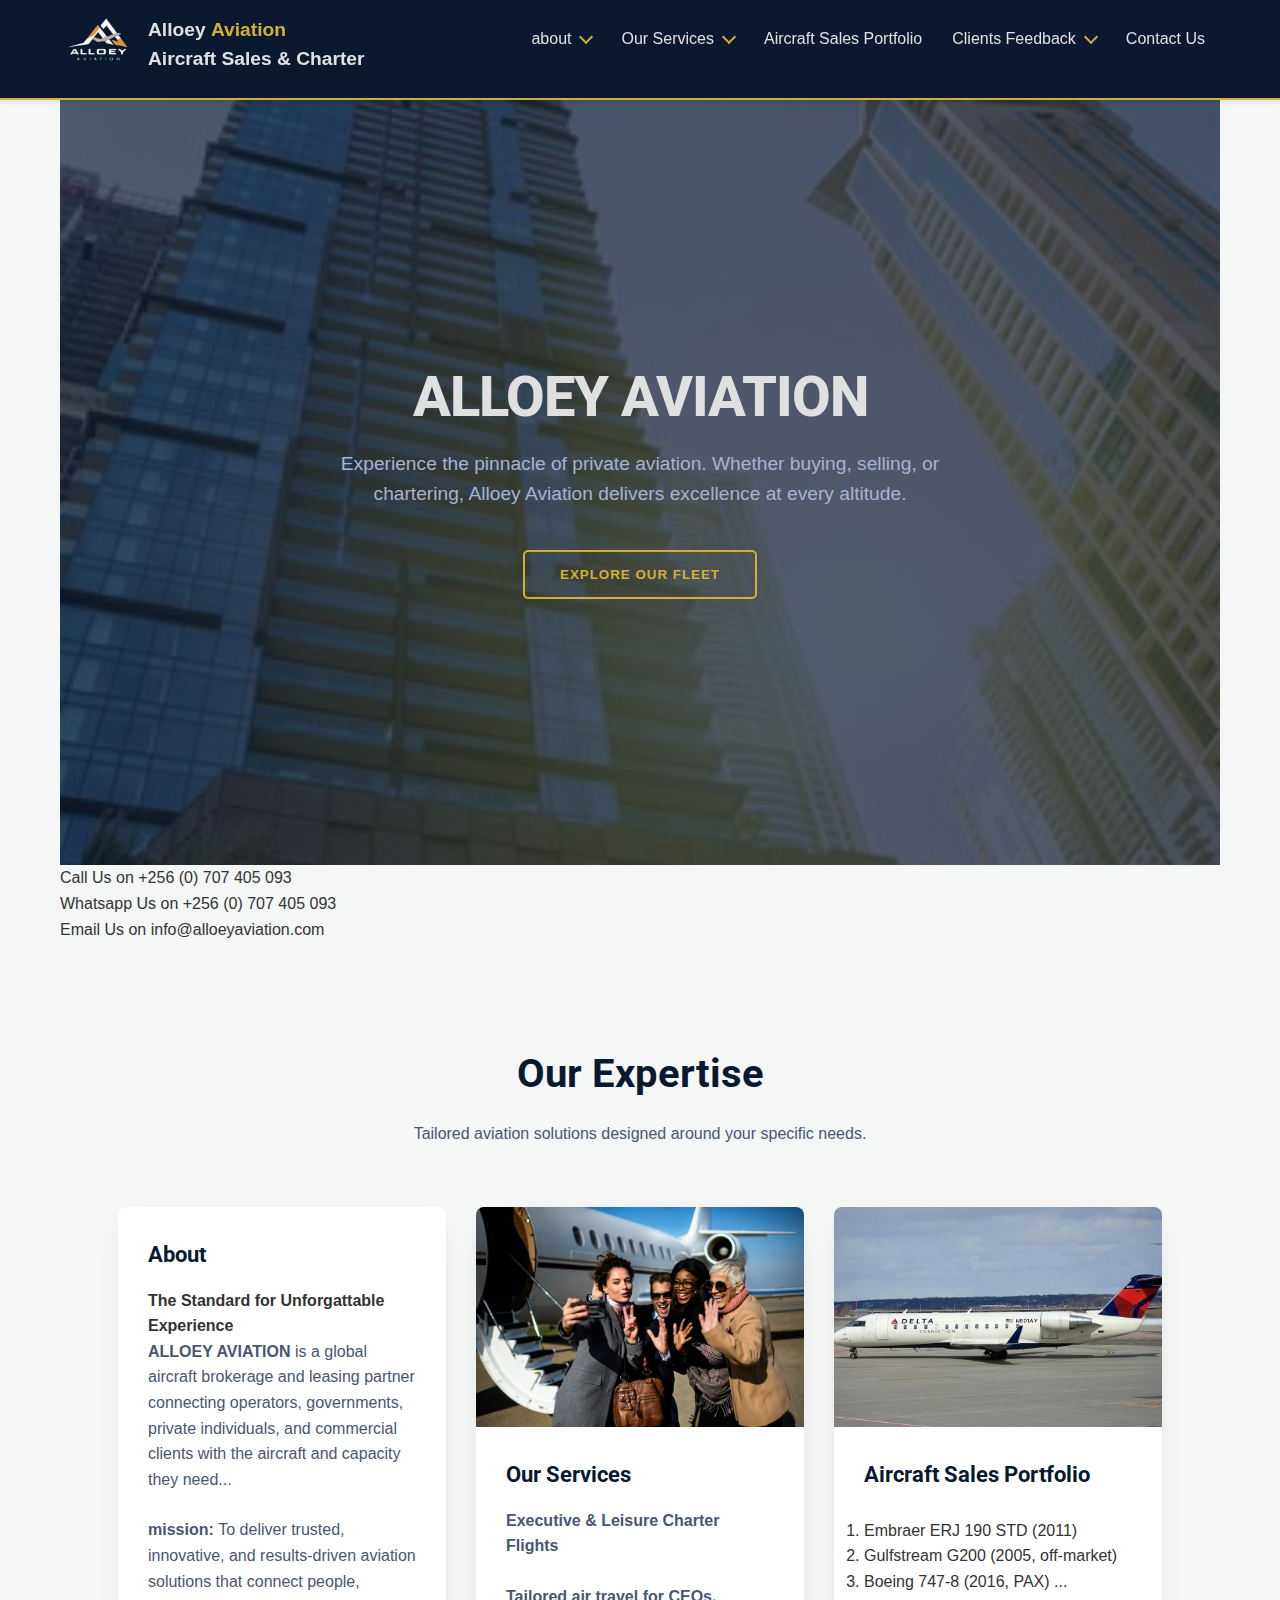
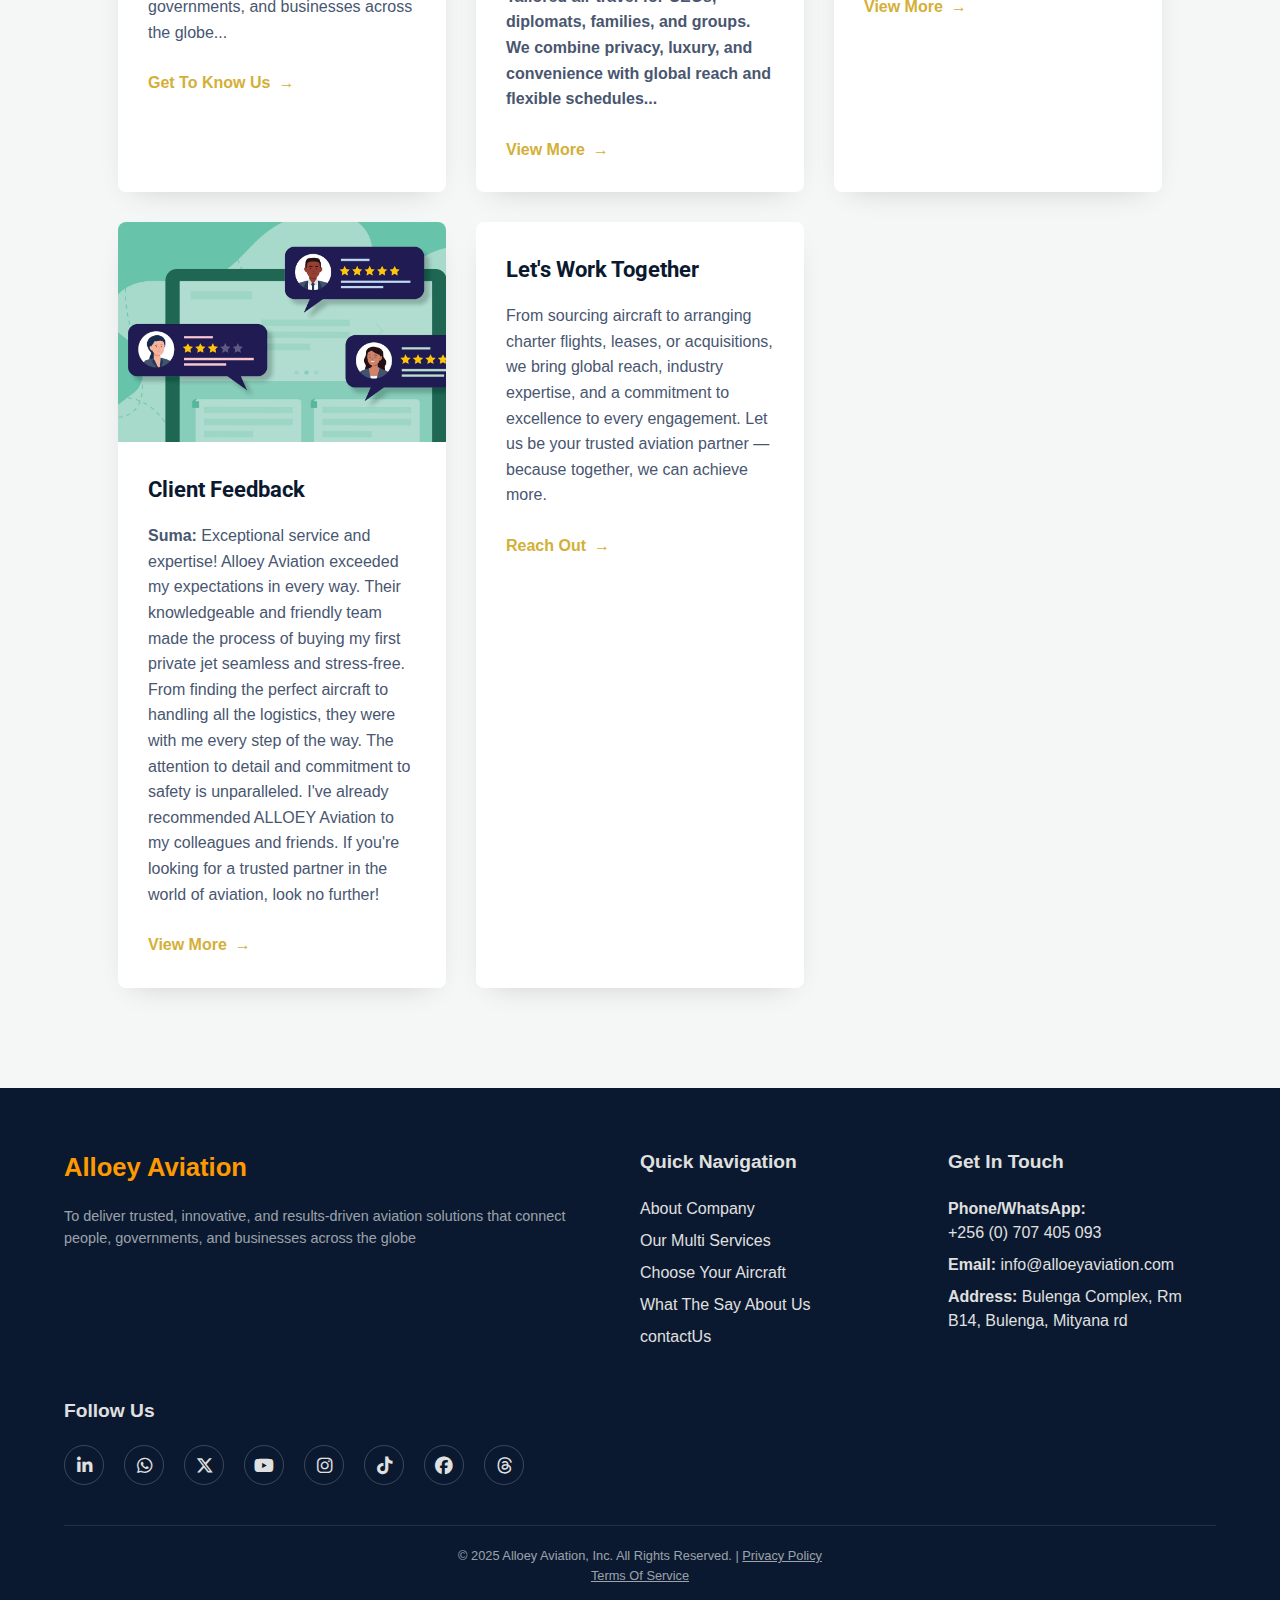
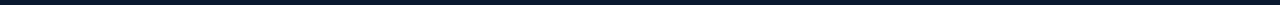
<file: index.html>
<!DOCTYPE html>
<html lang="en">

<head>
    <meta charset="UTF-8">
    <meta name="viewport" content="width=device-width, initial-scale=1.0">
    <title>Alloey Aviation</title>
    <link rel="icon" type="image/png" sizes="32x32" href="./assets/logos/Alloey_Aviaition_Logo_1.png">
    <link rel="apple-touch-icon" sizes="180x180" href="./assets/logos/Alloey_Aviaition_Logo_1.png">
    <link rel="stylesheet" href="./assets/font-awsome-7.1.0/css/all.min.css">
    <link rel="stylesheet" href="./assets/css/style.css">
    <link rel="stylesheet" href="./assets/css/footer.css">
</head>


<body>

    <header class="main-header">
        <div class="container heading">
            <div class="logo">
                <a href="./">
                    <div class="c-logo-name">
                        <img src="./assets/logos/Alloey_Aviaition_Logo_3.png" alt="Alloey_viaition_Logo" width="80"
                            height="50">
                        <div class="c-name">
                            <span>Alloey <strong>Aviation</strong></span>
                            <p>Aircraft Sales & Charter</p>
                        </div>
                    </div>
                </a>
            </div>
            <nav class="nav-bar">
                <button class="menu-toggle" aria-expanded="false" aria-controls="menu-list">
                    <img src="./assets/icons/menu_41x41.svg" class="open-menu" alt="Menu Open">
                    <img src="./assets/icons/close_40x40.svg" class="close-menu" alt="Close Menu">
                </button>
                <ul class="nav-menu-list" id="menu-list">

                    <li class="nav-item">
                        <!-- <span class="nav-link has-dropdowna">about</span> -->
                        <a class="nav-link has-dropdown" href="./about">about</a>
                        <ul class="dropdown-menu">
                            <li><a href="./about/#about-company">About Company</a></li>
                            <li><a href="./about/#ceo-message">CEO Meassage</a></li>
                            <li><a href="./about/#mission-statement">Mission, Vision & Core Values</a></li>
                            <li><a href="./about/#working-mode">How We Work</a></li>
                            <li><a href="./about/#company-values">Company Values</a></li>
                            <li><a href="./about/#differentiattors">Differentiators</a></li>
                            <li><a href="./about/#compliance">Compliance And Document Flow</a></li>
                            <li><a href="./about/#client-value">Client Value</a></li>
                            <li><a href="./about/#geographic-focus">Geographic Focus</a></li>
                        </ul>

                    </li>
                    <li class="nav-item">
                        <a class="nav-link has-dropdown" href="./services">Our Services</a>
                        <ul class="dropdown-menu">
                            <li><a href="./services/#executive-and-leisure">Executive & Leisure Charter Flights</a></li>
                            <li><a href="./services/#sales">Aircraft Sales & Acquisitions</a></li>
                            <li><a href="./services/#dry-lease">ACMI & Dry Lease</a></li>
                            <li><a href="./services/#hijja">Hajj & Seasonal Flight Support</a></li>
                            <li><a href="./services/#faith-based">Christian Faith-Based & Seasonal Support</a></li>
                            <li><a href="./services/#group-charter">Group Organised Charter Flights</a></li>
                            <li><a href="./services/#medical-evac">Emergency & Medical Evacuation Support</a></li>
                            <li><a href="./services/#government-and-commercial">Strategic Sourcing for Governments &
                                    Commercial Operators</a></li>
                        </ul>
                    </li>

                    <li class="nav-item">
                        <a class="nav-link" href="./aircraft_sales_portfolio">Aircraft Sales
                            Portfolio</a>
                    </li>


                    <li class="nav-item">
                        <a class="nav-link has-dropdown" href="./feedback">Clients Feedback</a>
                        <ul class="dropdown-menu">
                            <li><a href="./feedback/#clients-feedback">Clients Feedback</a></li>
                            <li><a href="./feedback/#lets-work-together">Let's Work Together</a></li>
                        </ul>

                    </li>

                    <li class="nav-item">
                        <a class="nav-link" href="./contactUs">Contact Us</a>
                    </li>

                </ul>
            </nav>
        </div>

    </header>
    <main class="container">
        <section class="hero-section" id="hero-section">
            <div class="hero-content">
                <h1 class="hero-title">ALLOEY AVIATION</h1>
                <p class="hero-subtitle">Experience the pinnacle of private aviation. Whether buying, selling, or
                    chartering, Alloey Aviation delivers excellence at every altitude.</p>

                <a href="./aircraft_sales_portfolio"><button class="hero-call-to-action-btn">Explore Our
                        Fleet</button></a>
            </div>
        </section>
        <div class="call-center">
            <p>Call Us on +256 (0) 707 405 093</p>
            <p>Whatsapp Us on +256 (0) 707 405 093</p>
            <p>Email Us on info@alloeyaviation.com</p>
        </div>

        <section class="cards-section">
            <div class="section-header">
                <h2 class="section-title">Our Expertise</h2>
                <p class="section-desc">Tailored aviation solutions designed around your specific needs.</p>
            </div>

            <div class="cards-grid">

                <article class="card">
                    <div class="card-content">
                        <h3 class="card-title">About</h3>
                        <h4 class="card-catch-phrase">The Standard for Unforgattable Experience</h4>
                        <p class="card-text"><b>ALLOEY AVIATION</b> is a global aircraft brokerage and leasing partner
                            connecting
                            operators, governments, private individuals, and commercial clients with the aircraft and
                            capacity they need...</p>
                        <p class="card-text"><b>mission: </b>To deliver trusted, innovative, and results-driven aviation
                            solutions that
                            connect people, governments, and businesses across the globe...</p>
                        <a href="./about" class="card-link">Get To Know Us</a>
                    </div>
                </article>

                <article class="card">
                    <div class="card-image-container">
                        <img src="./assets/images/group_selfie.jpg" alt="group_charter" class="card-image">
                    </div>
                    <div class="card-content">
                        <h3 class="card-title">Our Services</h3>
                        <p class="card-text"><b>Executive & Leisure Charter Flights</b></p>
                        <p class="card-text"><b>Tailored air travel for CEOs, diplomats, families, and groups. We
                                combine privacy, luxury,
                                and convenience with global reach and flexible schedules...</b></p>
                        <a href="./services" class="card-link">View More</a>
                    </div>
                </article>

                <article class="card">
                    <div class="card-image-container">
                        <img src="./assets/images/delta_N801AY_on_runway.jpeg" alt="plane_on_runway" class="card-image">
                    </div>
                    <div class="card-content">
                        <h3 class="card-title">Aircraft Sales Portfolio</h3>
                        <p class="card-text">
                        <ol>
                            <li>Embraer ERJ 190 STD (2011)</li>
                            <li>Gulfstream G200 (2005, off-market)</li>
                            <li>Boeing 747-8 (2016, PAX) ...</li>
                        </ol>
                        </p>
                        <a href="./aircraft_sales_portfolio" class="card-link">View More</a>
                    </div>
                </article>

                <article class="card">
                    <div class="card-image-container">
                        <img src="./assets/images/customer_Feedback.jpg" alt="customer_Feedback_graphic"
                            class="card-image">
                    </div>
                    <div class="card-content">
                        <h3 class="card-title">Client Feedback</h3>
                        <p class="card-text"><b>Suma:</b> Exceptional service and expertise! Alloey Aviation exceeded my
                            expectations in every way. Their knowledgeable and friendly team
                            made the process of buying my first private jet seamless and stress-free.
                            From finding the perfect aircraft to handling all the logistics, they were
                            with me every step of the way. The attention to detail and commitment
                            to safety is unparalleled. I've already recommended ALLOEY Aviation
                            to my colleagues and friends. If you're looking for a trusted partner in
                            the world of aviation, look no further!</p>
                        <a href="./feedback/" class="card-link">View More</a>
                    </div>
                </article>

                <article class="card">
                    <div class="card-content">
                        <h3 class="card-title">Let's Work Together</h3>
                        <p class="card-text">From sourcing aircraft to arranging charter flights, leases, or
                            acquisitions, we bring global reach, industry expertise, and
                            a commitment to excellence to every engagement. Let us be
                            your trusted aviation partner — because together, we can
                            achieve more.</p>
                        <a href="./contactUs" class="card-link">Reach Out</a>
                    </div>
                </article>
            </div>
        </section>
    </main>

    <footer class="main-footer">
        <div class="footer-grid-container">
            <div class="footer-brand">
                <h4 class="footer-logo">Alloey Aviation</h4>
                <p class="brand-mission">
                    To deliver trusted, innovative, and results-driven aviation
                    solutions that
                    connect people, governments, and businesses across the globe
                </p>
            </div>

            <div class="footer-links">
                <h4>Quick Navigation</h4>
                <ul>
                    <a href="./about">
                        <li>About Company</li>
                    </a>
                    <a href="./services">
                        <li>Our Multi Services</li>
                    </a>
                    <a href="./aircraft_sales_portfolio">
                        <li>Choose Your Aircraft</li>
                    </a>
                    <a href="./feedback">
                        <li>What The Say About Us</li>
                    </a>
                    <a href="./contactUs">
                        <li>contactUs</li>
                    </a>
                </ul>
            </div>
            <div class="footer-links">
                <h4>Get In Touch</h4>
                <ul>
                    <li><b>Phone/WhatsApp:</b>
                        <p>+256 (0) 707 405 093</p>
                    </li>
                    <li><b>Email:</b> info@alloeyaviation.com</li>
                    <li><b>Address: </b>Bulenga Complex, Rm B14, Bulenga, Mityana rd</li>
                    </li>
                </ul>
            </div>

            <div class="footer-contact-socials">
                <h4>Follow Us</h4>
                <div class="social-links">
                    <a href="https://www.linkedin.com/company/alloey-aviation/" aria-label="Alloey Aviation on LinkedIn"
                        class="social-icon">
                        <i class="fab fa-linkedin-in icon"></i>
                    </a>
                    <a href="https://wa.me/256707405093" aria-label="Alloey Aviation on WhatsApp" class="social-icon">
                        <i class="fab fa-whatsapp icon"></i>
                    </a>
                    <a href="https://x.com/AlloeyCephas?t=XxHCclIFXEWEeS_3tt09Lg&s=09"
                        aria-label="Alloey Aviation on X (Twitter)" class="social-icon">
                        <i class="fab fa-x-twitter icon"></i>
                    </a>
                    <a href="https://youtube.com/alloeyaviationchannel" aria-label="Alloey Aviation YouTube"
                        class="social-icon">
                        <i class="fab fa-youtube icon"></i>
                    </a>
                    <a href="https://www.instagram.com/privatejetsbusiness?igsh=MXRwZnIwamVvZ2RpMA=="
                        aria-label="Alloey Aviation on Instagram" class="social-icon">
                        <i class="fab fa-instagram icon"></i>
                    </a>
                    <a href="https://www.tiktok.com/@private.jets.business?_t=8pm7bTOgBpl&_r=1"
                        aria-label="Alloey Aviation on TikTok" class="social-icon">
                        <i class="fab fa-tiktok icon"></i>
                    </a>
                    <a href="https://www.facebook.com/profile.php?id=61565191374585"
                        aria-label="Alloey Aviation on Facebook" class="social-icon">
                        <i class="fab fa-facebook icon"></i>
                    </a>
                    <a href="https://www.threads.net/@privatejetsbusiness?xmt=AQGz-zbAKLvPt29K0k8GFp2lsmZpDT2ATWzSw31evR8-QQE"
                        aria-label="Alloey Aviation on Threads" class="social-icon">
                        <i class="fab fa-threads icon"></i>
                    </a>
                </div>
            </div>
        </div>

        <div class="footer-bottom-bar">
            <p>&copy; 2025 Alloey Aviation, Inc. All Rights Reserved. | <a href="./privacy_policy"><span>Privacy
                        Policy</span></a></p>
            <a href="./terms_of_service"><span>Terms Of Service</span></a>
        </div>
    </footer>
    <script src="./assets/js/nav-menu.js" defer></script>
</body>

</html>
</file>
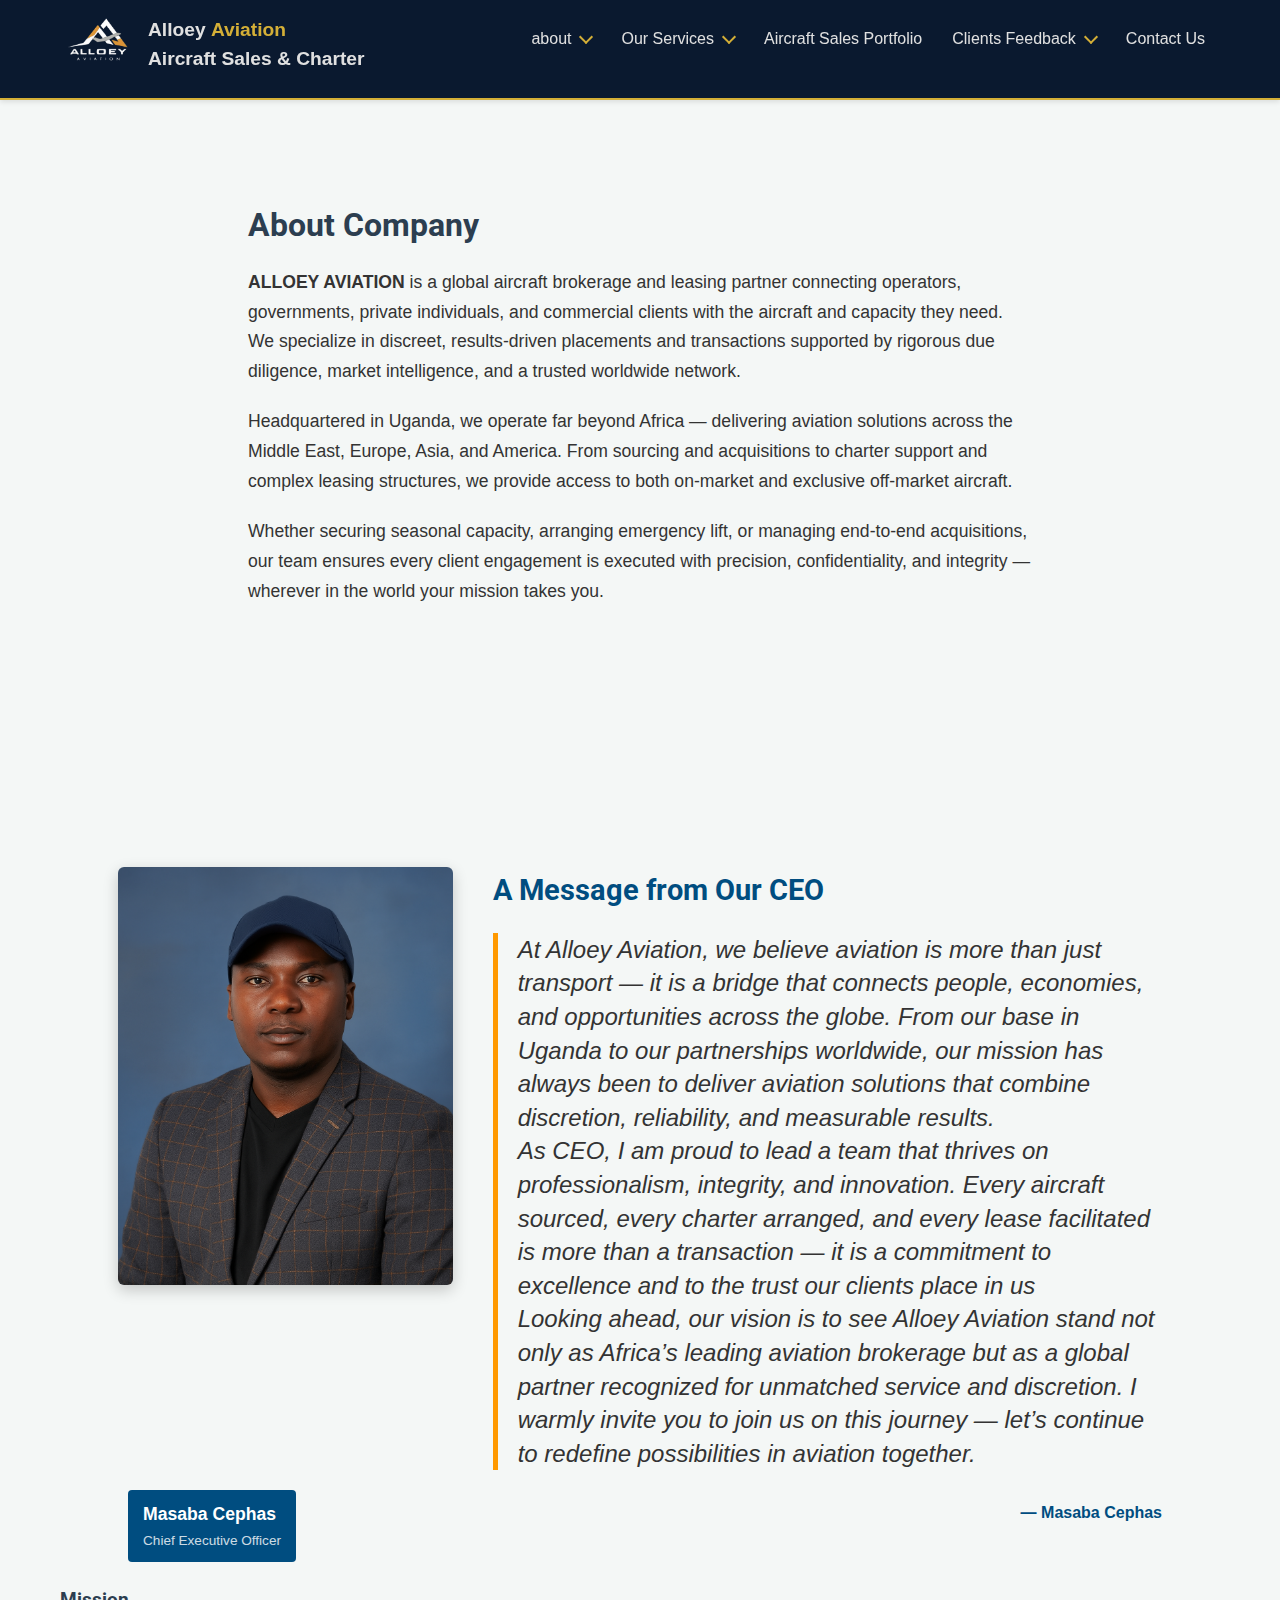
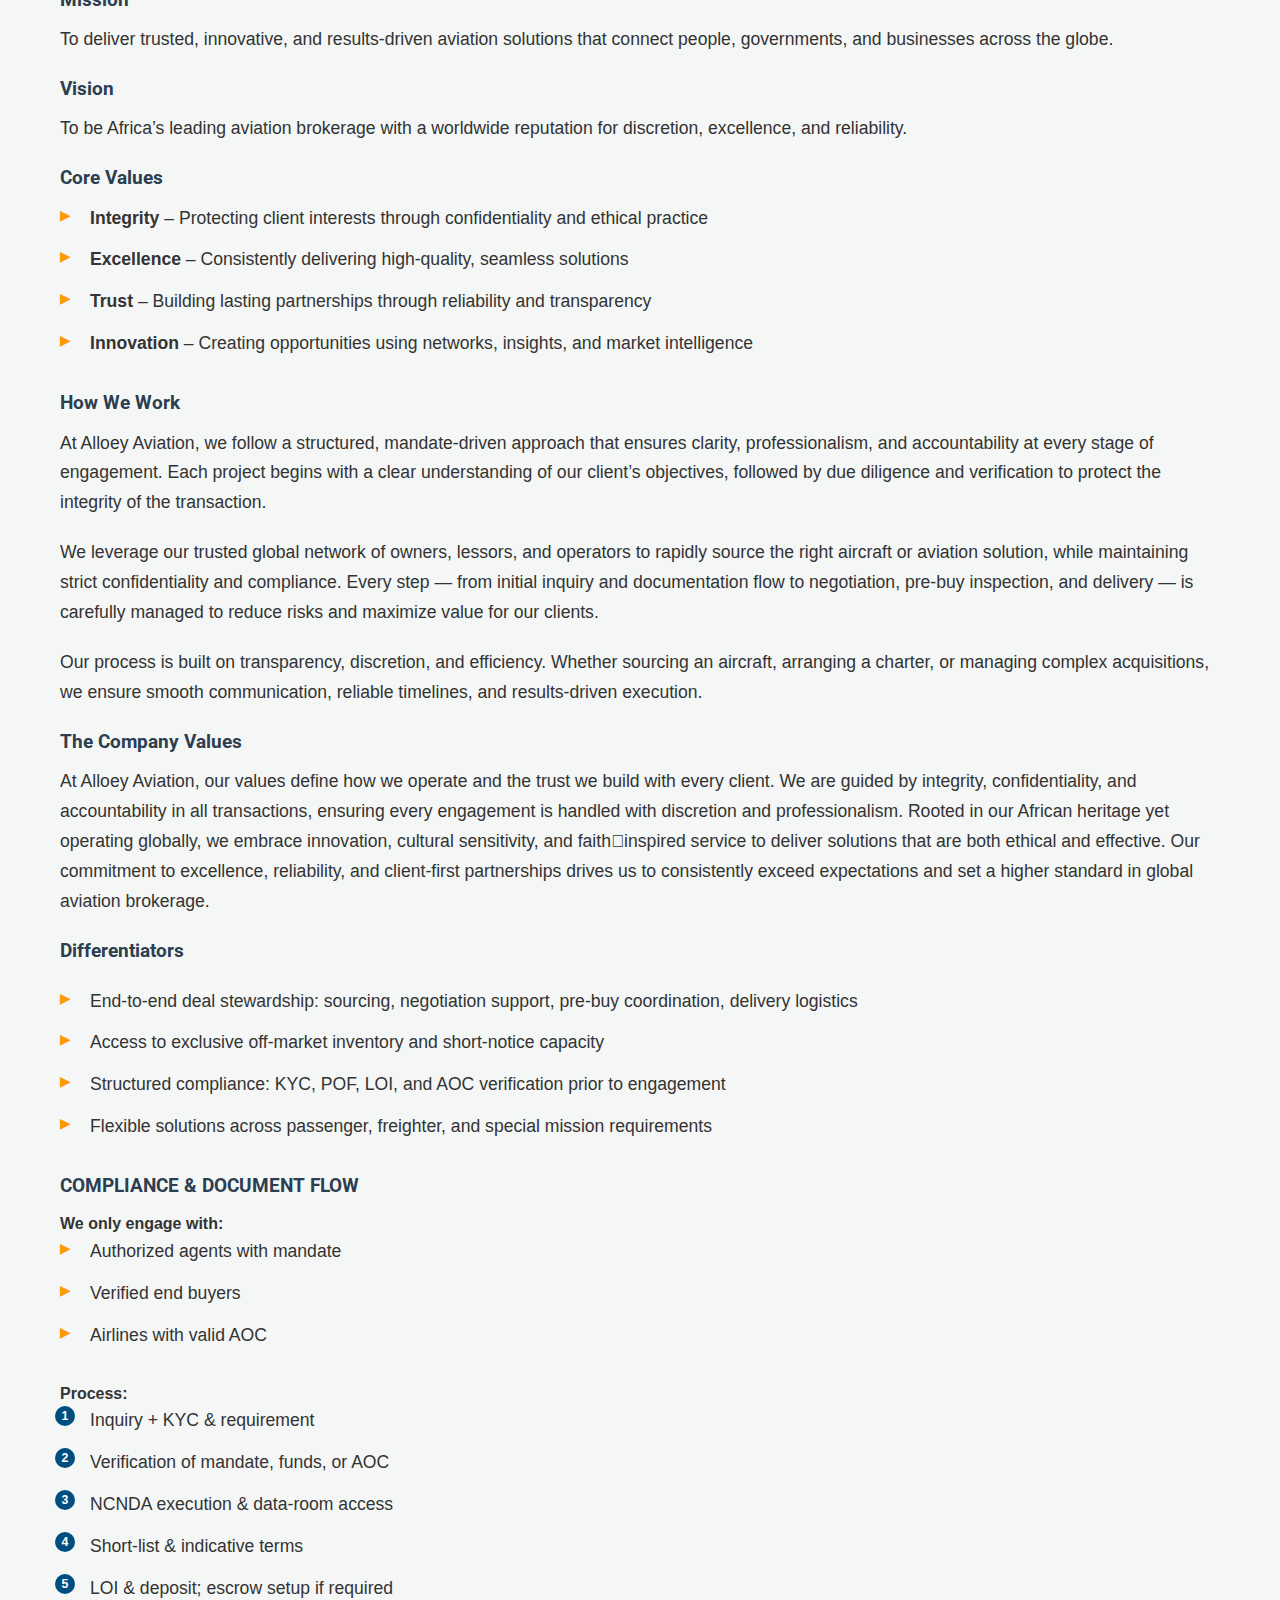
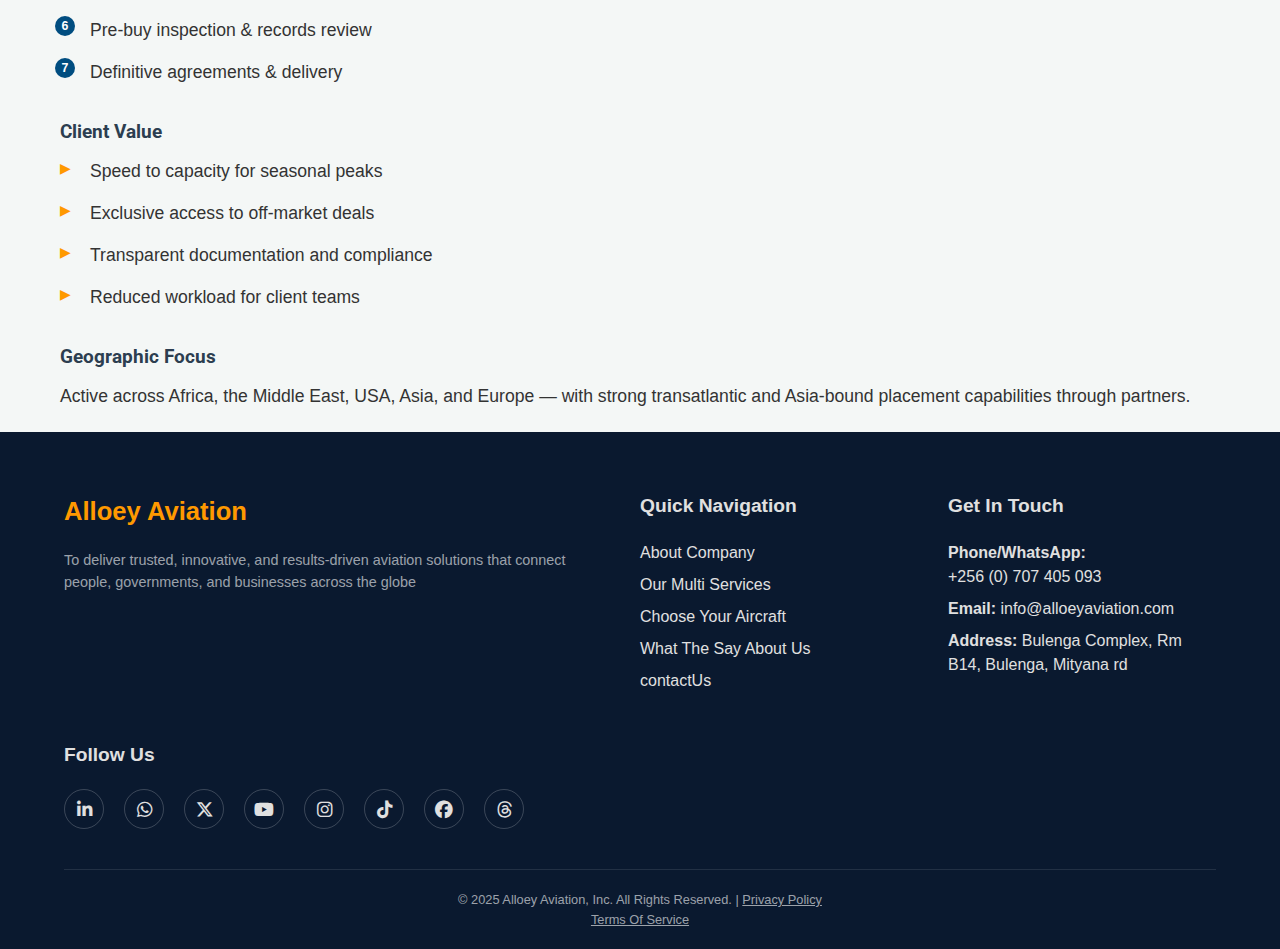
<file: about/index.html>
<!DOCTYPE html>
<html lang="en">

<head>
    <meta charset="UTF-8">
    <meta name="viewport" content="width=device-width, initial-scale=1.0">
    <title>About Alloey Aviation</title>
    <link rel="icon" type="image/png" sizes="32x32" href="../assets/logos/Alloey_Aviaition_Logo_1.png">
    <link rel="apple-touch-icon" sizes="180x180" href="../assets/logos/Alloey_Aviaition_Logo_1.png">
    <link rel="stylesheet" href="../assets/font-awsome-7.1.0/css/all.min.css">
    <link rel="stylesheet" href="../assets/css/style.css">
    <link rel="stylesheet" href="../assets/css/about.css">
    <link rel="stylesheet" href="../assets/css/text.css">
    <link rel="stylesheet" href="../assets/css/footer.css">
</head>

<body>

    <header class="main-header">
        <div class="container heading">
            <div class="logo">
                <a href="../">
                    <div class="c-logo-name">
                        <img src="../assets/logos/Alloey_Aviaition_Logo_3.png" alt="Alloey_viaition_Logo" width="80"
                            height="50">
                        <div class="c-name">
                            <span>Alloey <strong>Aviation</strong></span>
                            <p>Aircraft Sales & Charter</p>
                        </div>
                    </div>
                </a>
            </div>
            <nav class="nav-bar">
                <button class="menu-toggle" aria-expanded="false" aria-controls="menu-list">
                    <img src="../assets/icons/menu_41x41.svg" class="open-menu" alt="Menu Open">
                    <img src="../assets/icons/close_40x40.svg" class="close-menu" alt="Close Menu">
                </button>
                <ul class="nav-menu-list" id="menu-list">

                    <li class="nav-item">
                        <!-- <span class="nav-link has-dropdowna">about</span> -->
                        <a class="nav-link has-dropdown" href="./">about</a>
                        <ul class="dropdown-menu">
                            <li><a href="#about-company">About Company</a></li>
                            <li><a href="#ceo-message">CEO Meassage</a></li>
                            <li><a href="#mission-statement">Mission, Vision & Core Values</a></li>
                            <li><a href="#working-mode">How We Work</a></li>
                            <li><a href="#company-values">Company Values</a></li>
                            <li><a href="#differentiators">Differentiators</a></li>
                            <li><a href="#compliance">Compliance And Document Flow</a></li>
                            <li><a href="#client-value">Client Value</a></li>
                            <li><a href="#geographic-focus">Geographic Focus</a></li>
                        </ul>

                    </li>
                    <li class="nav-item">
                        <a class="nav-link has-dropdown" href="./services">Our Services</a>
                        <ul class="dropdown-menu">
                            <li><a href="../services/#executive-and-leisure">Executive & Leisure Charter Flights</a>
                            </li>
                            <li><a href="../services/#sales">Aircraft Sales & Acquisitions</a></li>
                            <li><a href="../services/#dry-lease">ACMI & Dry Lease</a></li>
                            <li><a href="../services/#hijja">Hajj & Seasonal Flight Support</a></li>
                            <li><a href="../services/#faith-based">Christian Faith-Based & Seasonal Support</a></li>
                            <li><a href="../services/#group-charter">Group Organised Charter Flights</a></li>
                            <li><a href="../services/#medical-evac">Emergency & Medical Evacuation Support</a></li>
                            <li><a href="../services/#government-and-commercial">Strategic Sourcing for Governments &
                                    Commercial Operators</a></li>
                        </ul>
                    </li>

                    <li class="nav-item">
                        <a class="nav-link" href="../aircraft_sales_portfolio">Aircraft Sales
                            Portfolio</a>
                    </li>


                    <li class="nav-item">
                        <a class="nav-link has-dropdown" href="../feedback">Clients Feedback</a>
                        <ul class="dropdown-menu">
                            <li><a href="../feedback/#clients-feedback">Clients Feedback</a></li>
                            <li><a href="../feedback/#lets-work-together">Let's Work Together</a></li>
                        </ul>

                    </li>

                    <li class="nav-item">
                        <a class="nav-link" href="../contactUs">Contact Us</a>
                    </li>

                </ul>
            </nav>
        </div>

    </header>

    <main>
        <div class="container">
            <section id="about-company" class="text-details-section">
                <h1>About Company</h1>
                <div class="text-block">
                    <p><b>ALLOEY AVIATION</b> is a global aircraft brokerage and
                        leasing partner connecting operators, governments, private
                        individuals, and commercial clients with the aircraft and
                        capacity they need. We specialize in discreet, results-driven
                        placements and transactions supported by rigorous due
                        diligence, market intelligence, and a trusted worldwide
                        network.
                    </p>
                    <p>Headquartered in Uganda, we operate far beyond Africa —
                        delivering aviation solutions across the Middle East, Europe,
                        Asia, and America. From sourcing and acquisitions to
                        charter support and complex leasing structures, we provide
                        access to both on-market and exclusive off-market aircraft.
                    </p>
                    <p>
                        Whether securing seasonal capacity, arranging emergency
                        lift, or managing end-to-end acquisitions, our team ensures
                        every client engagement is executed with precision,
                        confidentiality, and integrity — wherever in the world your
                        mission takes you.

                    </p>
                </div>
            </section>
            <section id="ceo-message">
                <div class="ceo-message-block">
                    <div class="ceo-image-container">
                        <img src="../assets/images/CEO_MD.png" alt="CEO-MD" class="ceo-photo">
                        <div class="ceo-details">
                            <p class="ceo-name">Masaba Cephas</p>
                            <p class="ceo-title">Chief Executive Officer</p>
                        </div>
                    </div>
                    <div class="ceo-quote-text">
                        <h3>A Message from Our CEO</h3>
                        <blockquote>
                            <p>
                                At Alloey Aviation, we believe
                                aviation is more than just transport
                                — it is a bridge that connects
                                people, economies, and
                                opportunities across the globe.
                                From our base in Uganda to our
                                partnerships worldwide, our
                                mission has always been to deliver
                                aviation solutions that combine
                                discretion, reliability, and
                                measurable results.
                            </p>
                            <p>
                                As CEO, I am proud to lead a team that thrives on
                                professionalism, integrity, and innovation. Every aircraft
                                sourced, every charter arranged, and every lease facilitated is
                                more than a transaction — it is a commitment to excellence and
                                to the trust our clients place in us
                            </p>
                            <p>
                                Looking ahead, our vision is to see Alloey Aviation stand not
                                only as Africa’s leading aviation brokerage but as a global
                                partner recognized for unmatched service and discretion. I
                                warmly invite you to join us on this journey — let’s continue to
                                redefine possibilities in aviation together.

                            </p>
                        </blockquote>
                        <p class="ceo-signature">
                            — Masaba Cephas
                        </p>
                    </div>
                </div>
            </section>
            <section id="mission-statement">
                <div class="text-block">
                    <h3>Mission</h3>
                    <p>
                        To deliver trusted, innovative, and
                        results-driven aviation solutions that
                        connect people, governments, and
                        businesses across the globe.
                    </p>
                    <h3>Vision</h3>
                    <p>
                        To be Africa’s leading aviation
                        brokerage with a worldwide
                        reputation for discretion,
                        excellence, and reliability.
                    </p>
                    <h3>Core Values</h3>
                    <ul class="styled-list un-ordered">
                        <li><b>Integrity</b> – Protecting client interests through confidentiality and ethical practice
                        </li>
                        <li><b>Excellence</b> – Consistently delivering high-quality, seamless solutions</li>
                        <li><b>Trust</b> – Building lasting partnerships through reliability and transparency</li>
                        <li><b>Innovation</b> – Creating opportunities using networks, insights, and market intelligence
                        </li>
                    </ul>

                </div>

            </section>
            <section id="working-mode">
                <div class="text-block">
                    <h3>How We Work</h3>
                    <p>
                        At Alloey Aviation, we follow a structured, mandate-driven
                        approach that ensures clarity, professionalism, and
                        accountability at every stage of engagement. Each project
                        begins with a clear understanding of our client’s objectives,
                        followed by due diligence and verification to protect the integrity
                        of the transaction.
                    </p>
                    <p>
                        We leverage our trusted global network of owners, lessors, and
                        operators to rapidly source the right aircraft or aviation solution,
                        while maintaining strict confidentiality and compliance. Every
                        step — from initial inquiry and documentation flow to
                        negotiation, pre-buy inspection, and delivery — is carefully
                        managed to reduce risks and maximize value for our clients.
                    </p>
                    <p>
                        Our process is built on transparency, discretion, and efficiency.
                        Whether sourcing an aircraft, arranging a charter, or managing
                        complex acquisitions, we ensure smooth communication, reliable
                        timelines, and results-driven execution.
                    </p>

                </div>

            </section>
            <section id="company-values">
                <div class="text-block">
                    <h3>The Company Values</h3>
                    <p>
                        At Alloey Aviation, our values define
                        how we operate and the trust we build
                        with every client. We are guided by
                        integrity, confidentiality, and
                        accountability in all transactions,
                        ensuring every engagement is handled
                        with discretion and professionalism.
                        Rooted in our African heritage yet
                        operating globally, we embrace
                        innovation, cultural sensitivity, and faith￾inspired service to deliver solutions that
                        are both ethical and effective. Our
                        commitment to excellence, reliability,
                        and client-first partnerships drives us to
                        consistently exceed expectations and
                        set a higher standard in global aviation
                        brokerage.
                    </p>

                </div>

            </section>
            <section id="differentiators">
                <div class="text-block">
                    <h3>Differentiators</h3>
                    <p>
                    <ul class="styled-list un-ordered">
                        <li>End-to-end deal stewardship: sourcing, negotiation support, pre-buy coordination, delivery
                            logistics
                        </li>
                        <li>Access to exclusive off-market inventory and short-notice capacity</li>
                        <li>Structured compliance: KYC, POF, LOI, and AOC verification prior to engagement</li>
                        <li>Flexible solutions across passenger, freighter, and special mission requirements</li>
                    </ul>
                    </p>

                </div>

            </section>
            <section id="compliance">
                <div class="text-block">
                    <h3>COMPLIANCE & DOCUMENT FLOW </h3>
                    <b>We only engage with: </b>
                    <ul class="styled-list un-ordered">
                        <li>Authorized agents with mandate</li>
                        <li>Verified end buyers</li>
                        <li>Airlines with valid AOC</li>
                    </ul>
                    <b>Process: </b>
                    <ol class="styled-list ordered">
                        <li>Inquiry + KYC & requirement </li>
                        <li>Verification of mandate, funds, or AOC</li>
                        <li>NCNDA execution & data-room access</li>
                        <li>Short-list & indicative terms </li>
                        <li>LOI & deposit; escrow setup if required</li>
                        <li>Pre-buy inspection & records review</li>
                        <li>Definitive agreements & delivery</li>
                    </ol>
                </div>

            </section>
            <section id="client-value">
                <div class="text-block">
                    <h3>Client Value</h3>
                    <ul class="styled-list un-ordered">
                        <li>Speed to capacity for seasonal peaks</li>
                        <li>Exclusive access to off-market deals</li>
                        <li>Transparent documentation and compliance</li>
                        <li>Reduced workload for client teams</li>
                    </ul>
                </div>

            </section>
            <section id="geographic-focus">
                <div class="text-block">
                    <h3>Geographic Focus</h3>
                    <p>Active across Africa, the Middle East, USA, Asia, and
                        Europe — with strong transatlantic and Asia-bound
                        placement capabilities through partners.
                    </p>
                </div>

            </section>

        </div>
    </main>

    <footer class="main-footer">
        <div class="footer-grid-container">
            <div class="footer-brand">
                <h4 class="footer-logo">Alloey Aviation</h4>
                <p class="brand-mission">
                    To deliver trusted, innovative, and results-driven aviation
                    solutions that
                    connect people, governments, and businesses across the globe
                </p>
            </div>

            <div class="footer-links">
                <h4>Quick Navigation</h4>
                <ul>
                    <a href="../about">
                        <li>About Company</li>
                    </a>
                    <a href="../services">
                        <li>Our Multi Services</li>
                    </a>
                    <a href="../aircraft_sales_portfolio">
                        <li>Choose Your Aircraft</li>
                    </a>
                    <a href="../feedback">
                        <li>What The Say About Us</li>
                    </a>
                    <a href="../contactUs">
                        <li>contactUs</li>
                    </a>
                </ul>
            </div>
            <div class="footer-links">
                <h4>Get In Touch</h4>
                <ul>
                    <li><b>Phone/WhatsApp:</b>
                        <p>+256 (0) 707 405 093</p>
                    </li>
                    <li><b>Email:</b> info@alloeyaviation.com</li>
                    <li><b>Address: </b>Bulenga Complex, Rm B14, Bulenga, Mityana rd</li>
                    </li>
                </ul>
            </div>

            <div class="footer-contact-socials">
                <h4>Follow Us</h4>
                <div class="social-links">
                    <a href="https://www.linkedin.com/company/alloey-aviation/" aria-label="Alloey Aviation on LinkedIn"
                        class="social-icon">
                        <i class="fab fa-linkedin-in icon"></i>
                    </a>
                    <a href="https://wa.me/256707405093" aria-label="Alloey Aviation on WhatsApp" class="social-icon">
                        <i class="fab fa-whatsapp icon"></i>
                    </a>
                    <a href="https://x.com/AlloeyCephas?t=XxHCclIFXEWEeS_3tt09Lg&s=09"
                        aria-label="Alloey Aviation on X (Twitter)" class="social-icon">
                        <i class="fab fa-x-twitter icon"></i>
                    </a>
                    <a href="https://youtube.com/alloeyaviationchannel" aria-label="Alloey Aviation YouTube"
                        class="social-icon">
                        <i class="fab fa-youtube icon"></i>
                    </a>
                    <a href="https://www.instagram.com/privatejetsbusiness?igsh=MXRwZnIwamVvZ2RpMA=="
                        aria-label="Alloey Aviation on Instagram" class="social-icon">
                        <i class="fab fa-instagram icon"></i>
                    </a>
                    <a href="https://www.tiktok.com/@private.jets.business?_t=8pm7bTOgBpl&_r=1"
                        aria-label="Alloey Aviation on TikTok" class="social-icon">
                        <i class="fab fa-tiktok icon"></i>
                    </a>
                    <a href="https://www.facebook.com/profile.php?id=61565191374585"
                        aria-label="Alloey Aviation on Facebook" class="social-icon">
                        <i class="fab fa-facebook icon"></i>
                    </a>
                    <a href="https://www.threads.net/@privatejetsbusiness?xmt=AQGz-zbAKLvPt29K0k8GFp2lsmZpDT2ATWzSw31evR8-QQE"
                        aria-label="Alloey Aviation on Threads" class="social-icon">
                        <i class="fab fa-threads icon"></i>
                    </a>
                </div>
            </div>
        </div>

        <div class="footer-bottom-bar">
            <p>&copy; 2025 Alloey Aviation, Inc. All Rights Reserved. | <a href="../privacy_policy"><span>Privacy
                        Policy</span></a></p>
            <a href="../terms_of_service"><span>Terms Of Service</span></a>
        </div>
    </footer>
    <script src="../assets/js/nav-menu.js" defer></script>

</body>

</html>
</file>
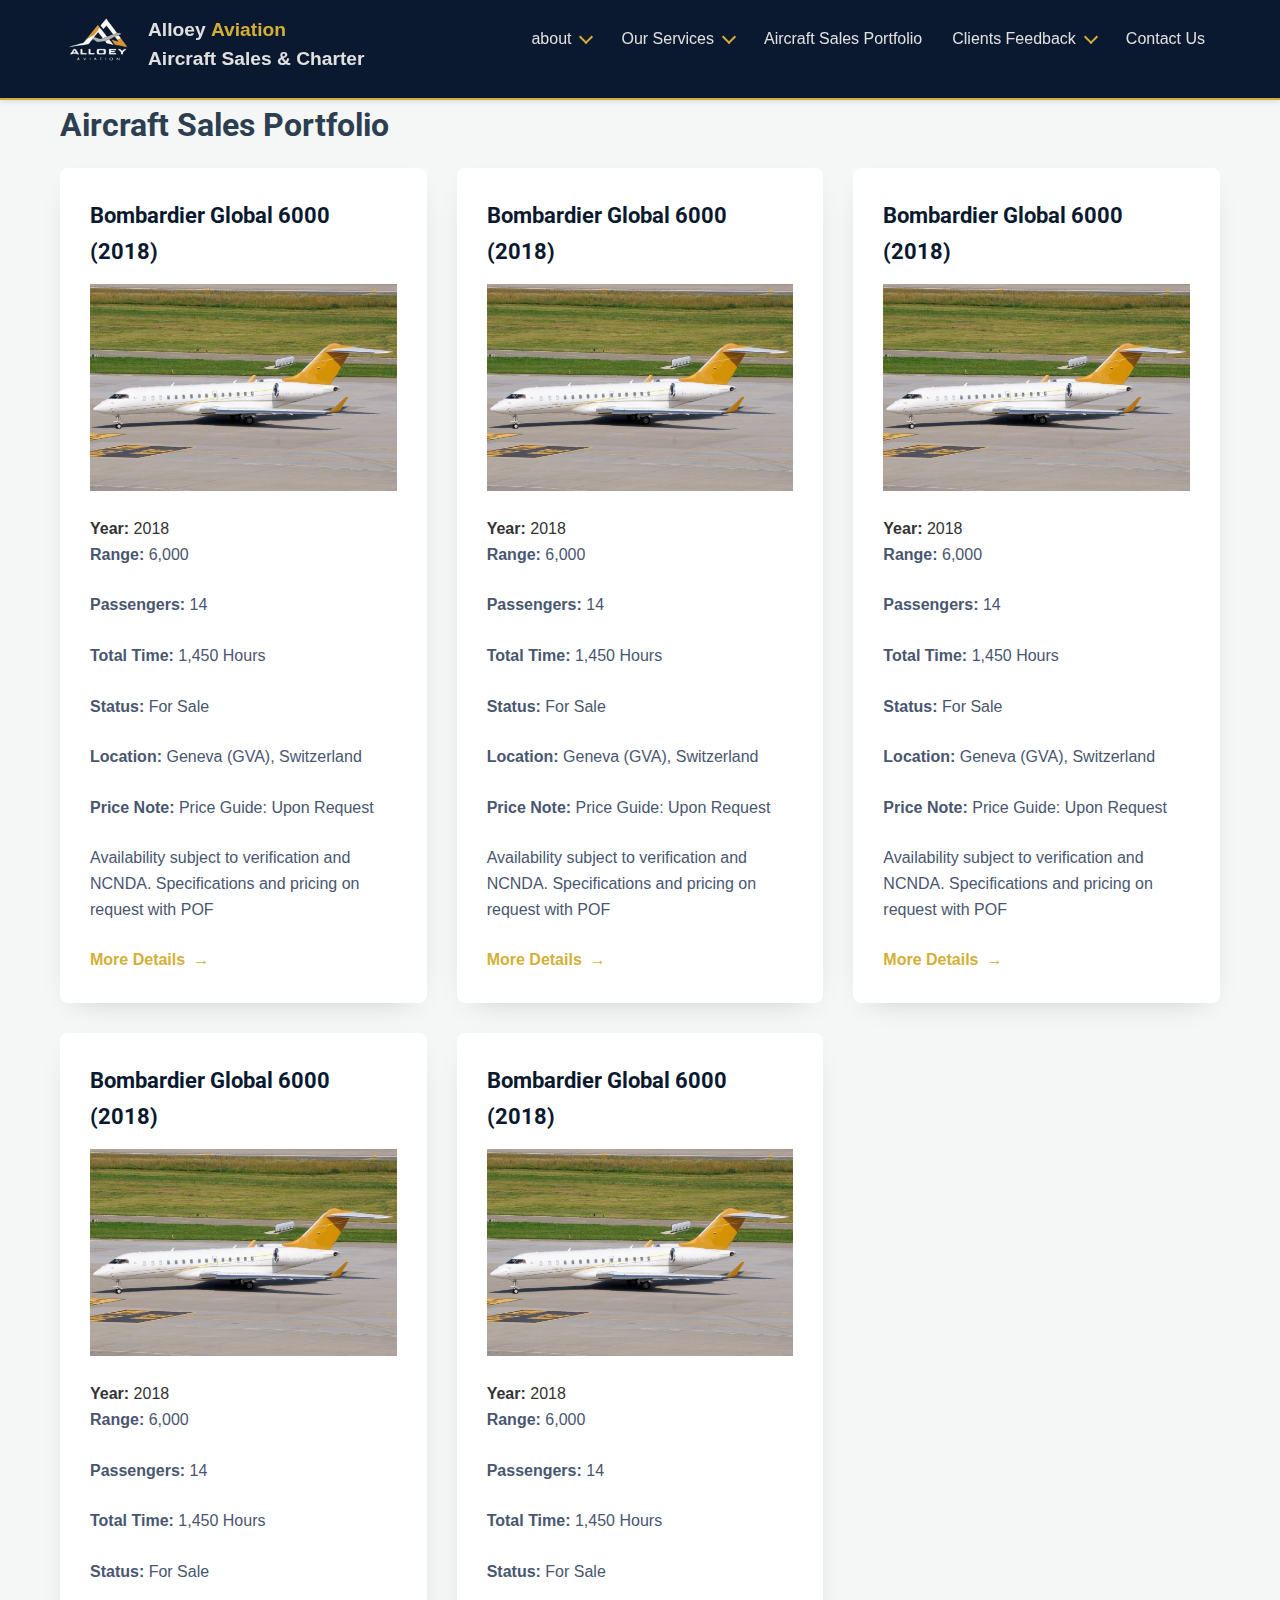
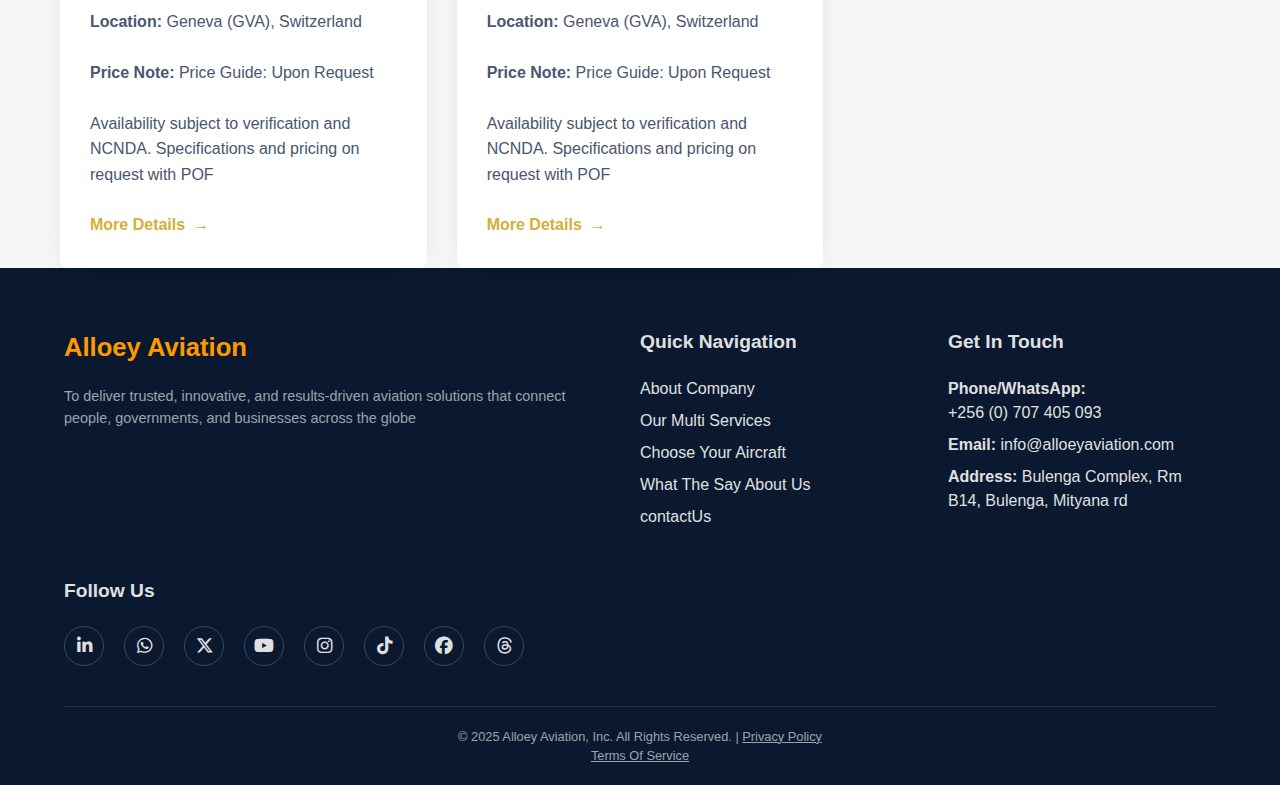
<file: aircraft_sales_portfolio/index.html>
<!DOCTYPE html>
<html lang="en">

<head>
    <meta charset="UTF-8">
    <meta name="viewport" content="width=device-width, initial-scale=1.0">
    <title>Aircraft Sales Portfolio Alloey Aviation</title>
    <link rel="icon" type="image/png" sizes="32x32" href="../assets/logos/Alloey_Aviaition_Logo_1.png">
    <link rel="apple-touch-icon" sizes="180x180" href="../assets/logos/Alloey_Aviaition_Logo_1.png">
    <link rel="stylesheet" href="../assets/font-awsome-7.1.0/css/all.min.css">
    <link rel="stylesheet" href="../assets/css/style.css">
    <link rel="stylesheet" href="../assets/css/tables.css">
    <link rel="stylesheet" href="../assets/css/footer.css">
</head>

<body>

    <header class="main-header">
        <div class="container heading">
            <div class="logo">
                <a href="../">
                    <div class="c-logo-name">
                        <img src="../assets/logos/Alloey_Aviaition_Logo_3.png" alt="Alloey_viaition_Logo" width="80"
                            height="50">
                        <div class="c-name">
                            <span>Alloey <strong>Aviation</strong></span>
                            <p>Aircraft Sales & Charter</p>
                        </div>
                    </div>
                </a>
            </div>
            <nav class="nav-bar">
                <button class="menu-toggle" aria-expanded="false" aria-controls="menu-list">
                    <img src="../assets/icons/menu_41x41.svg" class="open-menu" alt="Menu Open">
                    <img src="../assets/icons/close_40x40.svg" class="close-menu" alt="Close Menu">
                </button>
                <ul class="nav-menu-list" id="menu-list">

                    <li class="nav-item">
                        <!-- <span class="nav-link has-dropdowna">about</span> -->
                        <a class="nav-link has-dropdown" href="../about">about</a>
                        <ul class="dropdown-menu">
                            <li><a href="../about/#about-company">About Company</a></li>
                            <li><a href="../about/#ceo-message">CEO Meassage</a></li>
                            <li><a href="../about/#mission-statement">Mission, Vision & Core Values</a></li>
                            <li><a href="../about/#working-mode">How We Work</a></li>
                            <li><a href="../about/#company-values">Company Values</a></li>
                            <li><a href="../about/#differentiators">Differentiators</a></li>
                            <li><a href="../about/#compliance">Compliance And Document Flow</a></li>
                            <li><a href="../about/#client-value">Client Value</a></li>
                            <li><a href="../about/#geographic-focus">Geographic Focus</a></li>
                        </ul>

                    </li>
                    <li class="nav-item">
                        <a class="nav-link has-dropdown" href="../services">Our Services</a>
                        <ul class="dropdown-menu">
                            <li><a href="../services/#executive-and-leisure">Executive & Leisure Charter Flights</a>
                            </li>
                            <li><a href="../services/#sales">Aircraft Sales & Acquisitions</a></li>
                            <li><a href="../services/#dry-lease">ACMI & Dry Lease</a></li>
                            <li><a href="../services/#hijja">Hajj & Seasonal Flight Support</a></li>
                            <li><a href="../services/#faith-based">Christian Faith-Based & Seasonal Support</a></li>
                            <li><a href="../services/#group-charter">Group Organised Charter Flights</a></li>
                            <li><a href="../services/#medical-evac">Emergency & Medical Evacuation Support</a></li>
                            <li><a href="../services/#government-and-commercial">Strategic Sourcing for Governments &
                                    Commercial Operators</a></li>
                        </ul>
                    </li>

                    <li class="nav-item">
                        <a class="nav-link" href="../aircraft_sales_portfolio">Aircraft Sales
                            Portfolio</a>
                    </li>


                    <li class="nav-item">
                        <a class="nav-link has-dropdown" href="../feedback">Clients Feedback</a>
                        <ul class="dropdown-menu">
                            <li><a href="../feedback/#clients-feedback">Clients Feedback</a></li>
                            <li><a href="../feedback/#lets-work-together">Let's Work Together</a></li>
                        </ul>

                    </li>

                    <li class="nav-item">
                        <a class="nav-link" href="../contactUs">Contact Us</a>
                    </li>

                </ul>
            </nav>
        </div>

    </header>

    <main>

        <div class="container">
            <h1>Aircraft Sales Portfolio</h1>
            <div class="cards-grid">
                <article class="card">
                    <div class="card-content">
                        <h3 class="card-title">Bombardier Global 6000 (2018)</h3>
                        <img src="../assets/images/Bombardier_Global_6000.jpg" alt="Bombardier Global 6000 (2018)"
                            class="card-image">
                        <p class="card-text"></p><b>Year: </b><span>2018</span></p>
                        <p class="card-text"><b>Range: </b><span>6,000</span></p>
                        <p class="card-text"><b>Passengers: </b><span>14</span></p>
                        <p class="card-text"><b>Total Time: </b><span>1,450 Hours</span></p>
                        <p class="card-text"><b>Status: </b><span>For Sale</span></p>
                        <p class="card-text"><b>Location: </b><span>Geneva (GVA), Switzerland</span></p>
                        <p class="card-text"><b>Price Note: </b><span>Price Guide: Upon Request</span></p>
                        <p class="card-text">Availability subject to verification and NCNDA. Specifications and
                            pricing on request with POF</p>
                        <a href="../details/Bombardier Global 6000 (2018)" class="card-link">More Details</a>
                    </div>
                </article>

                <article class="card">
                    <div class="card-content">
                        <h3 class="card-title">Bombardier Global 6000 (2018)</h3>
                        <img src="../assets/images/Bombardier_Global_6000.jpg" alt="Bombardier Global 6000 (2018)"
                            class="card-image">
                        <p class="card-text"></p><b>Year: </b><span>2018</span></p>
                        <p class="card-text"><b>Range: </b><span>6,000</span></p>
                        <p class="card-text"><b>Passengers: </b><span>14</span></p>
                        <p class="card-text"><b>Total Time: </b><span>1,450 Hours</span></p>
                        <p class="card-text"><b>Status: </b><span>For Sale</span></p>
                        <p class="card-text"><b>Location: </b><span>Geneva (GVA), Switzerland</span></p>
                        <p class="card-text"><b>Price Note: </b><span>Price Guide: Upon Request</span></p>
                        <p class="card-text">Availability subject to verification and NCNDA. Specifications and
                            pricing on request with POF</p>
                        <a href="../details/Bombardier Global 6000 (2018)" class="card-link">More Details</a>
                    </div>
                </article>

                <article class="card">
                    <div class="card-content">
                        <h3 class="card-title">Bombardier Global 6000 (2018)</h3>
                        <img src="../assets/images/Bombardier_Global_6000.jpg" alt="Bombardier Global 6000 (2018)"
                            class="card-image">
                        <p class="card-text"></p><b>Year: </b><span>2018</span></p>
                        <p class="card-text"><b>Range: </b><span>6,000</span></p>
                        <p class="card-text"><b>Passengers: </b><span>14</span></p>
                        <p class="card-text"><b>Total Time: </b><span>1,450 Hours</span></p>
                        <p class="card-text"><b>Status: </b><span>For Sale</span></p>
                        <p class="card-text"><b>Location: </b><span>Geneva (GVA), Switzerland</span></p>
                        <p class="card-text"><b>Price Note: </b><span>Price Guide: Upon Request</span></p>
                        <p class="card-text">Availability subject to verification and NCNDA. Specifications and
                            pricing on request with POF</p>
                        <a href="../details/Bombardier Global 6000 (2018)" class="card-link">More Details</a>
                    </div>
                </article>

                <article class="card">
                    <div class="card-content">
                        <h3 class="card-title">Bombardier Global 6000 (2018)</h3>
                        <img src="../assets/images/Bombardier_Global_6000.jpg" alt="Bombardier Global 6000 (2018)"
                            class="card-image">
                        <p class="card-text"></p><b>Year: </b><span>2018</span></p>
                        <p class="card-text"><b>Range: </b><span>6,000</span></p>
                        <p class="card-text"><b>Passengers: </b><span>14</span></p>
                        <p class="card-text"><b>Total Time: </b><span>1,450 Hours</span></p>
                        <p class="card-text"><b>Status: </b><span>For Sale</span></p>
                        <p class="card-text"><b>Location: </b><span>Geneva (GVA), Switzerland</span></p>
                        <p class="card-text"><b>Price Note: </b><span>Price Guide: Upon Request</span></p>
                        <p class="card-text">Availability subject to verification and NCNDA. Specifications and
                            pricing on request with POF</p>
                        <a href="../details/Bombardier Global 6000 (2018)" class="card-link">More Details</a>
                    </div>
                </article>

                <article class="card">
                    <div class="card-content">
                        <h3 class="card-title">Bombardier Global 6000 (2018)</h3>
                        <img src="../assets/images/Bombardier_Global_6000.jpg" alt="Bombardier Global 6000 (2018)"
                            class="card-image">
                        <p class="card-text"></p><b>Year: </b><span>2018</span></p>
                        <p class="card-text"><b>Range: </b><span>6,000</span></p>
                        <p class="card-text"><b>Passengers: </b><span>14</span></p>
                        <p class="card-text"><b>Total Time: </b><span>1,450 Hours</span></p>
                        <p class="card-text"><b>Status: </b><span>For Sale</span></p>
                        <p class="card-text"><b>Location: </b><span>Geneva (GVA), Switzerland</span></p>
                        <p class="card-text"><b>Price Note: </b><span>Price Guide: Upon Request</span></p>
                        <p class="card-text">Availability subject to verification and NCNDA. Specifications and
                            pricing on request with POF</p>
                        <a href="../details/Bombardier Global 6000 (2018)" class="card-link">More Details</a>
                    </div>
                </article>

            </div>
        </div>
    </main>

    <footer class="main-footer">
        <div class="footer-grid-container">
            <div class="footer-brand">
                <h4 class="footer-logo">Alloey Aviation</h4>
                <p class="brand-mission">
                    To deliver trusted, innovative, and results-driven aviation
                    solutions that
                    connect people, governments, and businesses across the globe
                </p>
            </div>

            <div class="footer-links">
                <h4>Quick Navigation</h4>
                <ul>
                    <a href="./about">
                        <li>About Company</li>
                    </a>
                    <a href="../services">
                        <li>Our Multi Services</li>
                    </a>
                    <a href="../aircraft_sales_portfolio">
                        <li>Choose Your Aircraft</li>
                    </a>
                    <a href="../feedback">
                        <li>What The Say About Us</li>
                    </a>
                    <a href="../contactUs">
                        <li>contactUs</li>
                    </a>
                </ul>
            </div>
            <div class="footer-links">
                <h4>Get In Touch</h4>
                <ul>
                    <li><b>Phone/WhatsApp:</b>
                        <p>+256 (0) 707 405 093</p>
                    </li>
                    <li><b>Email:</b> info@alloeyaviation.com</li>
                    <li><b>Address: </b>Bulenga Complex, Rm B14, Bulenga, Mityana rd</li>
                    </li>
                </ul>
            </div>

            <div class="footer-contact-socials">
                <h4>Follow Us</h4>
                <div class="social-links">
                    <a href="https://www.linkedin.com/company/alloey-aviation/" aria-label="Alloey Aviation on LinkedIn"
                        class="social-icon">
                        <i class="fab fa-linkedin-in icon"></i>
                    </a>
                    <a href="https://wa.me/256707405093" aria-label="Alloey Aviation on WhatsApp" class="social-icon">
                        <i class="fab fa-whatsapp icon"></i>
                    </a>
                    <a href="https://x.com/AlloeyCephas?t=XxHCclIFXEWEeS_3tt09Lg&s=09"
                        aria-label="Alloey Aviation on X (Twitter)" class="social-icon">
                        <i class="fab fa-x-twitter icon"></i>
                    </a>
                    <a href="https://youtube.com/alloeyaviationchannel" aria-label="Alloey Aviation YouTube"
                        class="social-icon">
                        <i class="fab fa-youtube icon"></i>
                    </a>
                    <a href="https://www.instagram.com/privatejetsbusiness?igsh=MXRwZnIwamVvZ2RpMA=="
                        aria-label="Alloey Aviation on Instagram" class="social-icon">
                        <i class="fab fa-instagram icon"></i>
                    </a>
                    <a href="https://www.tiktok.com/@private.jets.business?_t=8pm7bTOgBpl&_r=1"
                        aria-label="Alloey Aviation on TikTok" class="social-icon">
                        <i class="fab fa-tiktok icon"></i>
                    </a>
                    <a href="https://www.facebook.com/profile.php?id=61565191374585"
                        aria-label="Alloey Aviation on Facebook" class="social-icon">
                        <i class="fab fa-facebook icon"></i>
                    </a>
                    <a href="https://www.threads.net/@privatejetsbusiness?xmt=AQGz-zbAKLvPt29K0k8GFp2lsmZpDT2ATWzSw31evR8-QQE"
                        aria-label="Alloey Aviation on Threads" class="social-icon">
                        <i class="fab fa-threads icon"></i>
                    </a>
                </div>
            </div>
        </div>

        <div class="footer-bottom-bar">
            <p>&copy; 2025 Alloey Aviation, Inc. All Rights Reserved. | <a href="../privacy_policy"><span>Privacy
                        Policy</span></a></p>
            <a href="../terms_of_service"><span>Terms Of Service</span></a>
        </div>
    </footer>
    <script src="../assets/js/nav-menu.js" defer></script>

</body>

</html>
</file>
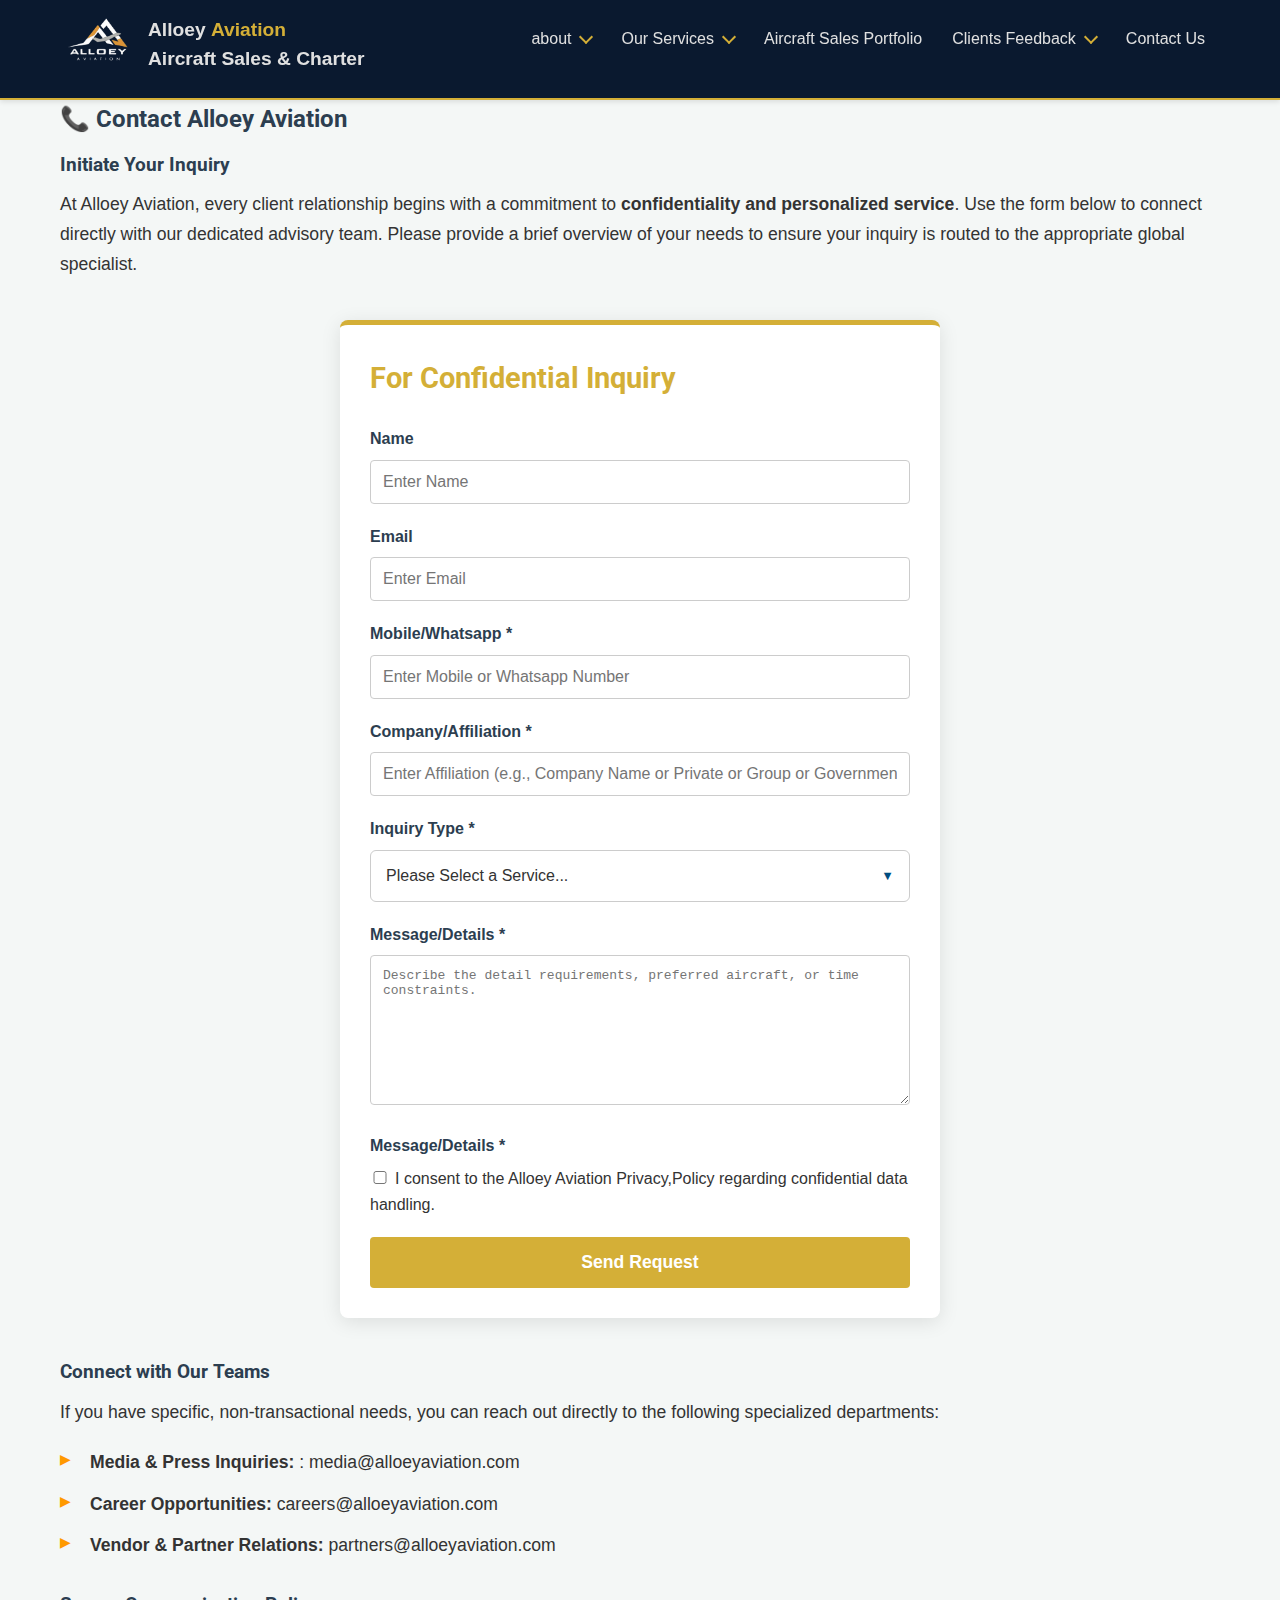
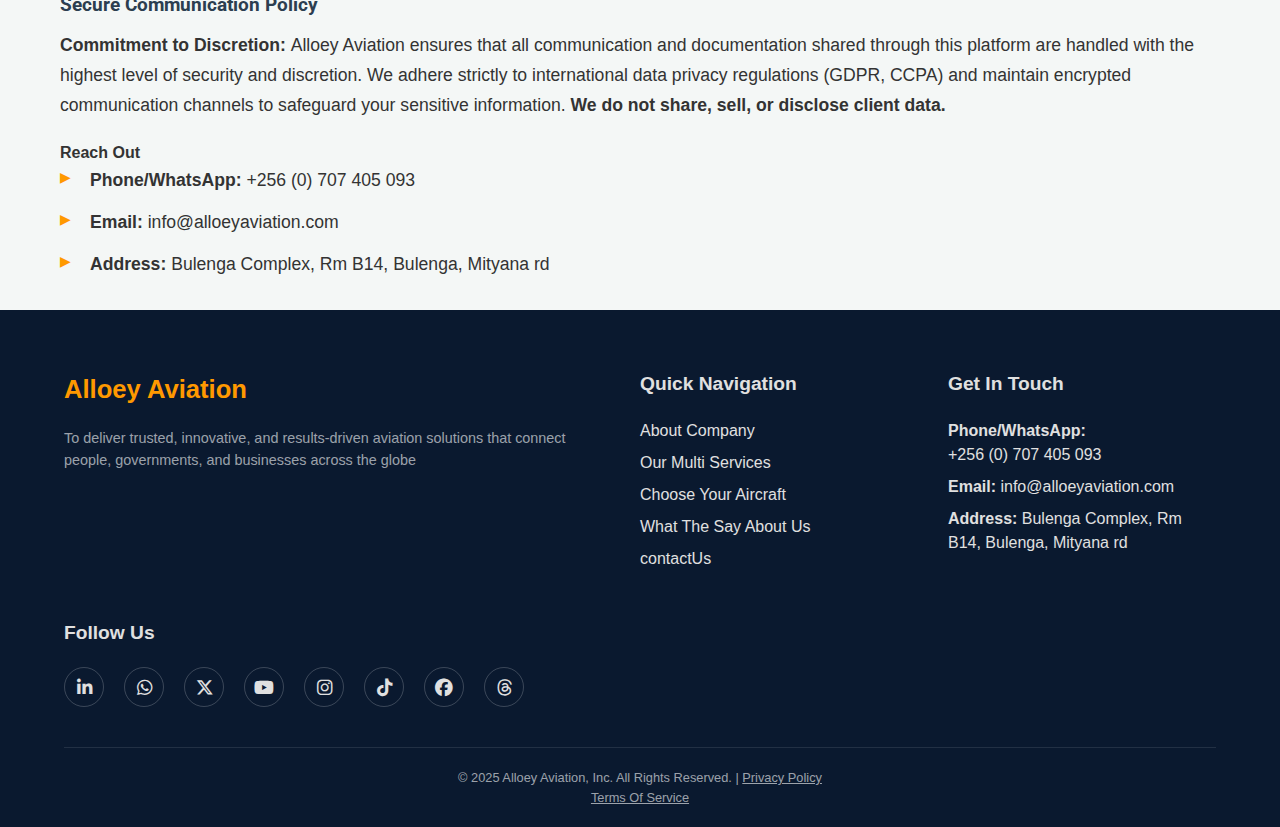
<file: contactUs/index.html>
<!DOCTYPE html>
<html lang="en">

<head>
    <meta charset="UTF-8">
    <meta name="viewport" content="width=device-width, initial-scale=1.0">
    <title>Contact Alloey Aviation</title>
    <link rel="icon" type="image/png" sizes="32x32" href="../assets/logos/Alloey_Aviaition_Logo_1.png">
    <link rel="apple-touch-icon" sizes="180x180" href="../assets/logos/Alloey_Aviaition_Logo_1.png">
    <link rel="stylesheet" href="../assets/font-awsome-7.1.0/css/all.min.css">
    <link rel="stylesheet" href="../assets/css/style.css">
    <link rel="stylesheet" href="../assets/css/tables.css">
    <link rel="stylesheet" href="../assets/css/forms.css">
    <link rel="stylesheet" href="../assets/css/text.css">
    <link rel="stylesheet" href="../assets/css/footer.css">
</head>

<body>

    <header class="main-header">
        <div class="container heading">
            <div class="logo">
                <a href="../">
                    <div class="c-logo-name">
                        <img src="../assets/logos/Alloey_Aviaition_Logo_3.png" alt="Alloey_viaition_Logo" width="80"
                            height="50">
                        <div class="c-name">
                            <span>Alloey <strong>Aviation</strong></span>
                            <p>Aircraft Sales & Charter</p>
                        </div>
                    </div>
                </a>
            </div>
            <nav class="nav-bar">
                <button class="menu-toggle" aria-expanded="false" aria-controls="menu-list">
                    <img src="../assets/icons/menu_41x41.svg" class="open-menu" alt="Menu Open">
                    <img src="../assets/icons/close_40x40.svg" class="close-menu" alt="Close Menu">
                </button>
                <ul class="nav-menu-list" id="menu-list">

                    <li class="nav-item">
                        <!-- <span class="nav-link has-dropdowna">about</span> -->
                        <a class="nav-link has-dropdown" href="../about">about</a>
                        <ul class="dropdown-menu">
                            <li><a href="../about/#about-company">About Company</a></li>
                            <li><a href="../about/#ceo-message">CEO Meassage</a></li>
                            <li><a href="../about/#mission-statement">Mission, Vision & Core Values</a></li>
                            <li><a href="../about/#working-mode">How We Work</a></li>
                            <li><a href="../about/#company-values">Company Values</a></li>
                            <li><a href="../about/#differentiators">Differentiators</a></li>
                            <li><a href="../about/#compliance">Compliance And Document Flow</a></li>
                            <li><a href="../about/#client-value">Client Value</a></li>
                            <li><a href="../about/#geographic-focus">Geographic Focus</a></li>
                        </ul>

                    </li>
                    <li class="nav-item">
                        <a class="nav-link has-dropdown" href="../services">Our Services</a>
                        <ul class="dropdown-menu">
                            <li><a href="../services/#executive-and-leisure">Executive & Leisure Charter Flights</a>
                            </li>
                            <li><a href="../services/#sales">Aircraft Sales & Acquisitions</a></li>
                            <li><a href="../services/#dry-lease">ACMI & Dry Lease</a></li>
                            <li><a href="../services/#hijja">Hajj & Seasonal Flight Support</a></li>
                            <li><a href="../services/#faith-based">Christian Faith-Based & Seasonal Support</a></li>
                            <li><a href="../services/#group-charter">Group Organised Charter Flights</a></li>
                            <li><a href="../services/#medical-evac">Emergency & Medical Evacuation Support</a></li>
                            <li><a href="../services/#government-and-commercial">Strategic Sourcing for Governments &
                                    Commercial Operators</a></li>
                        </ul>
                    </li>

                    <li class="nav-item">
                        <a class="nav-link" href="../aircraft_sales_portfolio">Aircraft Sales
                            Portfolio</a>
                    </li>


                    <li class="nav-item">
                        <a class="nav-link has-dropdown" href="../feedback">Clients Feedback</a>
                        <ul class="dropdown-menu">
                            <li><a href="../feedback/#clients-feedback">Clients Feedback</a></li>
                            <li><a href="../feedback/#lets-work-together">Let's Work Together</a></li>
                        </ul>

                    </li>

                    <li class="nav-item">
                        <a class="nav-link" href="../contactUs">Contact Us</a>
                    </li>

                </ul>
            </nav>
        </div>

    </header>

    <main>
        <div class="container">
            <h2>📞 Contact Alloey Aviation</h2>
            <div class="text-block">
                <h3>Initiate Your Inquiry</h3>
                <p>At Alloey Aviation, every client relationship begins with a commitment to <b>confidentiality and
                        personalized service</b>. Use the form below to connect directly with our dedicated advisory
                    team.
                    Please provide a brief overview of your needs to ensure your inquiry is routed to the appropriate
                    global
                    specialist.</p>
            </div>

            <section id="contactUs-form">
                <form action="" id="form" class="form" novalidate>
                    <h2>For Confidential Inquiry </h2>
                    <div class="form-group">
                        <label for="full-name">Name</label>
                        <input type="text" name="full-name" id="full-name" placeholder="Enter Name" required>
                    </div>
                    <div class="form-group">
                        <label for="user-email">Email</label>
                        <input type="email" name="user-email" id="user-email" placeholder="Enter Email" required>
                    </div>
                    <div class="form-group">
                        <label for="mobile">Mobile/Whatsapp *</label>

                        <input type="text" name="mobile" id="mobile" placeholder="Enter Mobile or Whatsapp Number"
                            required>
                    </div>
                    <div class="form-group">
                        <label for="affiliation">Company/Affiliation *</label>
                        <input type="text" name="affiliation" id="affiliation" required
                            placeholder="Enter Affiliation (e.g., Company Name or Private or Group or Government etc.)">
                    </div>
                    <div class="form-group service-type">
                        <label for="required-service">Inquiry Type *</label>
                        <div class="custom-select-wrapper">
                            <select class="native-select" name="aviation-role" aria-hidden="true" tabindex="-1">
                                <option value="" disabled selected>Please Select a Service...</option>
                                <option value="executive-or-leisure">Executive & Leisure Charter Flights</option>
                                <option value="sales">Aircraft Sales & Acquisition</option>
                                <option value="dry-lease">ACMI & Dry Lease</option>
                                <option value="hijja">Hajj & Seasonal Flight Support</option>
                                <option value="faith-based">Christian Faith-Based & Seasonal Support</option>
                                <option value="group-charter">Group Organised Charter Flights</option>
                                <option value="medical-evac">Emergency & Medical Evacuation Suppor</option>
                                <option value="government-and-commercial">Strategic Sourcing for Governments &
                                    Commercial
                                    Operators</option>
                            </select>

                            <div class="custom-select-display" tabindex="0" role="listbox" aria-haspopup="true"
                                aria-expanded="false">
                                Select a Service...
                            </div>

                            <ul class="custom-options-list" role="list" aria-labelledby="custom-select-label">
                                <li data-value="executive-or-leisure" role="option">Executive & Leisure Charter Flights
                                </li>
                                <li data-value="sales" role="option">Aircraft Sales & Acquisition</li>
                                <li data-value="dry-lease" role="option">ACMI & Dry Lease</li>
                                <li data-value="hijja" role="option">Hajj & Seasonal Flight Support</li>
                                <li data-value="faith-based" role="option">Christian Faith-Based & Seasonal Support</li>
                                <li data-value="group-charter" role="option">Group Organised Charter Flights</li>
                                <li data-value="medical-evac" role="option">Emergency & Medical Evacuation Support</li>
                                <li data-value="government-and-commercial" role="option">Strategic Sourcing for
                                    Governments & Commercial Operators</li>
                            </ul>
                        </div>
                    </div>
                    <div class="form-group">
                        <label for="description">Message/Details *</label>
                        <textarea name="description" id="description" required
                            placeholder="Describe the detail requirements, preferred aircraft, or time constraints."></textarea>
                    </div>
                    <div class="form-group">
                        <label for="consent">Message/Details *</label>
                        <input type="checkbox" id="consent" required><span>I consent to the Alloey Aviation
                            Privacy,Policy regarding confidential data handling.</span>
                    </div>


                    <button type="submit" class="submit-button">Send Request</button>
                    <p id="form-alert-meassage" class="message-area"></p>
                </form>

            </section>

            <div class="text-block">
                <h3>Connect with Our Teams</h3>
                <p>If you have specific, non-transactional needs, you can reach out directly to the following
                    specialized
                    departments:</p>
                <ul class="styled-list un-ordered">
                    <li><b>Media & Press Inquiries: </b>: media@alloeyaviation.com</li>
                    <li><b>Career Opportunities: </b>careers@alloeyaviation.com</li>
                    <li><b>Vendor & Partner Relations: </b>partners@alloeyaviation.com</li>
                </ul>
            </div>


            <!-- <h3>Office Locations & Directions</h3> -->
            <div class="text-block">
                <h3>Secure Communication Policy</h3>
                <p><b>Commitment to Discretion: </b>Alloey Aviation ensures that all communication and documentation
                    shared
                    through this platform are handled with the highest level of security and discretion. We adhere
                    strictly
                    to international data privacy regulations (GDPR, CCPA) and maintain encrypted communication channels
                    to
                    safeguard your sensitive information. <b>We do not share, sell, or disclose client data.</b></p>

                <h4>Reach Out</h4>
                <ul class="styled-list un-ordered">
                    <li><b>Phone/WhatsApp:</b> +256 (0) 707 405 093</li>
                    <li><b>Email:</b> info@alloeyaviation.com</li>
                    <li><b>Address: </b>Bulenga Complex, Rm B14, Bulenga, Mityana rd</li>
                    </li>
                </ul>
            </div>

        </div>
    </main>

    <footer class="main-footer">
        <div class="footer-grid-container">
            <div class="footer-brand">
                <h4 class="footer-logo">Alloey Aviation</h4>
                <p class="brand-mission">
                    To deliver trusted, innovative, and results-driven aviation
                    solutions that
                    connect people, governments, and businesses across the globe
                </p>
            </div>

            <div class="footer-links">
                <h4>Quick Navigation</h4>
                <ul>
                    <a href="../about">
                        <li>About Company</li>
                    </a>
                    <a href="../services">
                        <li>Our Multi Services</li>
                    </a>
                    <a href="../aircraft_sales_portfolio">
                        <li>Choose Your Aircraft</li>
                    </a>
                    <a href="../feedback">
                        <li>What The Say About Us</li>
                    </a>
                    <a href="../contactUs">
                        <li>contactUs</li>
                    </a>
                </ul>
            </div>
            <div class="footer-links">
                <h4>Get In Touch</h4>
                <ul>
                    <li><b>Phone/WhatsApp:</b>
                        <p>+256 (0) 707 405 093</p>
                    </li>
                    <li><b>Email:</b> info@alloeyaviation.com</li>
                    <li><b>Address: </b>Bulenga Complex, Rm B14, Bulenga, Mityana rd</li>
                    </li>
                </ul>
            </div>

            <div class="footer-contact-socials">
                <h4>Follow Us</h4>
                <div class="social-links">
                    <a href="https://www.linkedin.com/company/alloey-aviation/" aria-label="Alloey Aviation on LinkedIn"
                        class="social-icon">
                        <i class="fab fa-linkedin-in icon"></i>
                    </a>
                    <a href="https://wa.me/256707405093" aria-label="Alloey Aviation on WhatsApp" class="social-icon">
                        <i class="fab fa-whatsapp icon"></i>
                    </a>
                    <a href="https://x.com/AlloeyCephas?t=XxHCclIFXEWEeS_3tt09Lg&s=09"
                        aria-label="Alloey Aviation on X (Twitter)" class="social-icon">
                        <i class="fab fa-x-twitter icon"></i>
                    </a>
                    <a href="https://youtube.com/alloeyaviationchannel" aria-label="Alloey Aviation YouTube"
                        class="social-icon">
                        <i class="fab fa-youtube icon"></i>
                    </a>
                    <a href="https://www.instagram.com/privatejetsbusiness?igsh=MXRwZnIwamVvZ2RpMA=="
                        aria-label="Alloey Aviation on Instagram" class="social-icon">
                        <i class="fab fa-instagram icon"></i>
                    </a>
                    <a href="https://www.tiktok.com/@private.jets.business?_t=8pm7bTOgBpl&_r=1"
                        aria-label="Alloey Aviation on TikTok" class="social-icon">
                        <i class="fab fa-tiktok icon"></i>
                    </a>
                    <a href="https://www.facebook.com/profile.php?id=61565191374585"
                        aria-label="Alloey Aviation on Facebook" class="social-icon">
                        <i class="fab fa-facebook icon"></i>
                    </a>
                    <a href="https://www.threads.net/@privatejetsbusiness?xmt=AQGz-zbAKLvPt29K0k8GFp2lsmZpDT2ATWzSw31evR8-QQE"
                        aria-label="Alloey Aviation on Threads" class="social-icon">
                        <i class="fab fa-threads icon"></i>
                    </a>
                </div>
            </div>
        </div>

        <div class="footer-bottom-bar">
            <p>&copy; 2025 Alloey Aviation, Inc. All Rights Reserved. | <a href="../privacy_policy"><span>Privacy
                        Policy</span></a></p>
            <a href="../terms_of_service"><span>Terms Of Service</span></a>
        </div>
    </footer>
    <script src="../assets/js/nav-menu.js" defer></script>
    <script src="../assets/js/forms-control.js" defer></script>

</body>

</html>
</file>
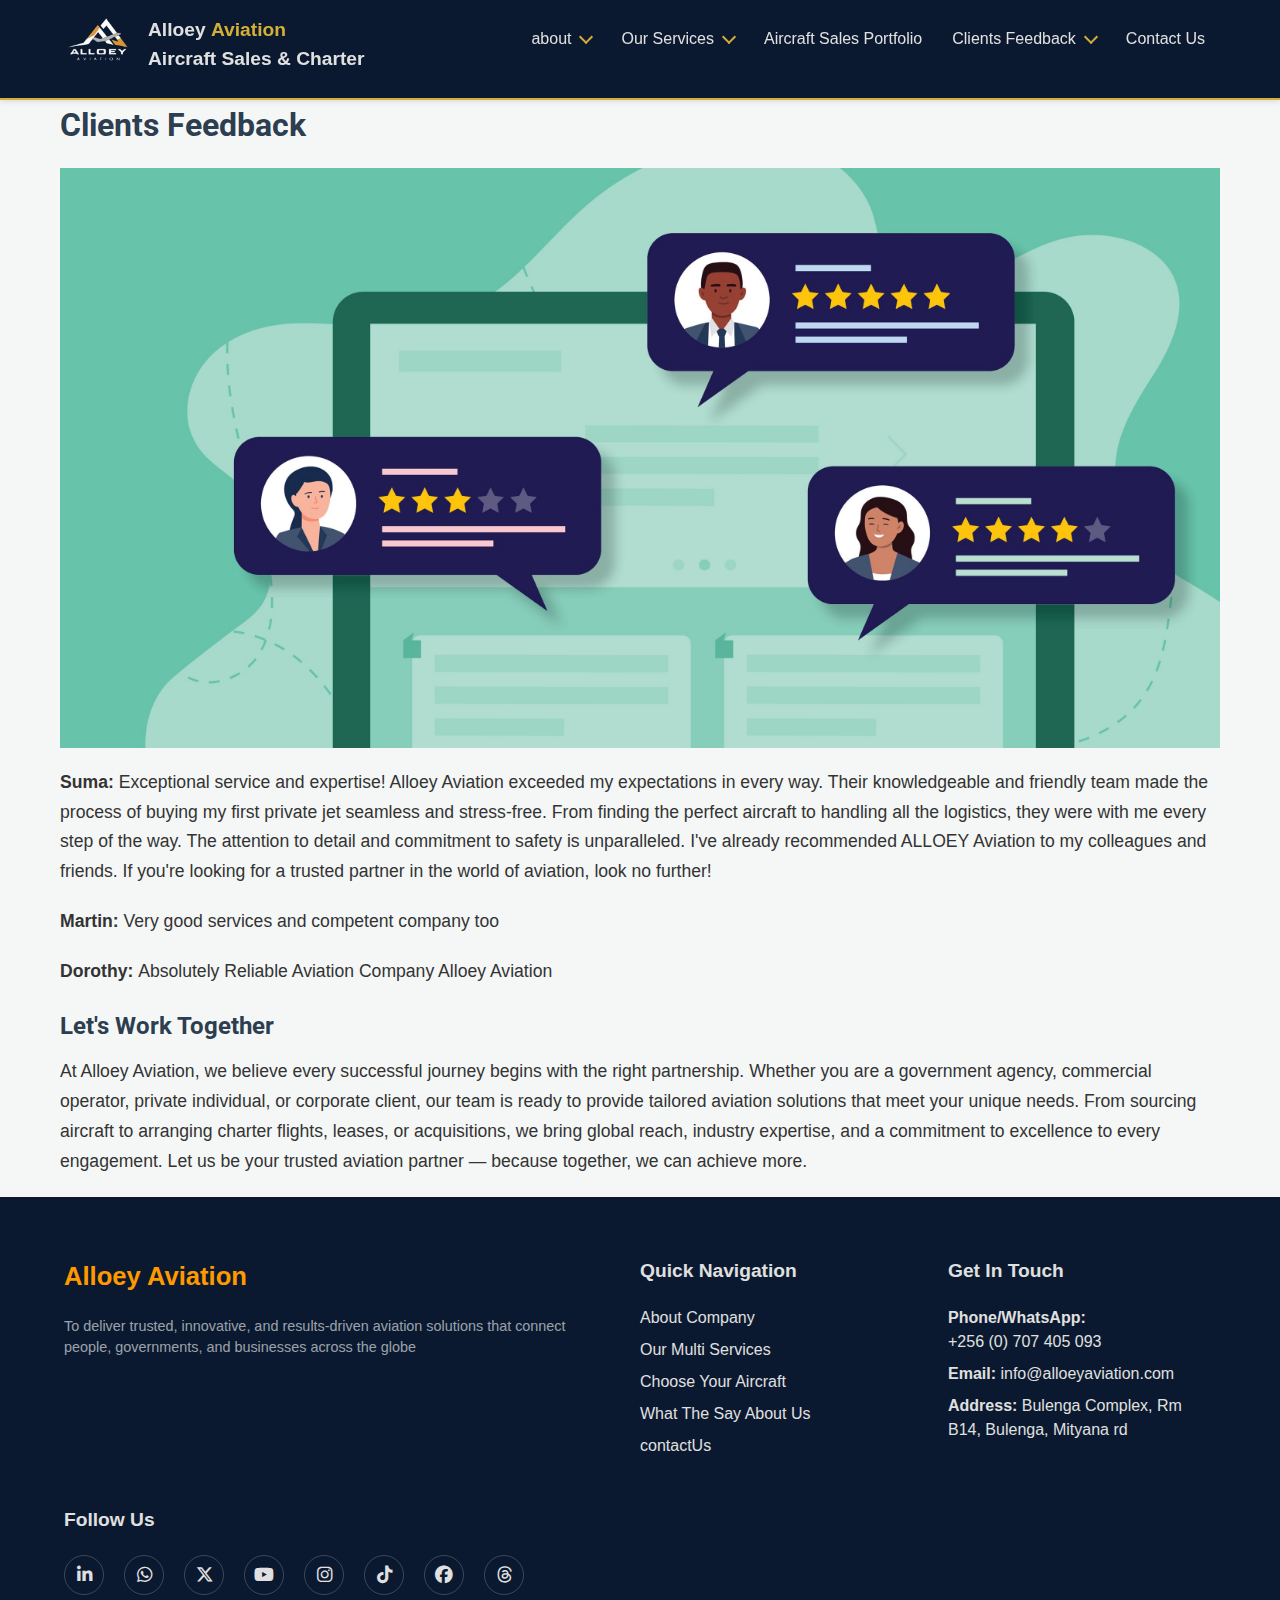
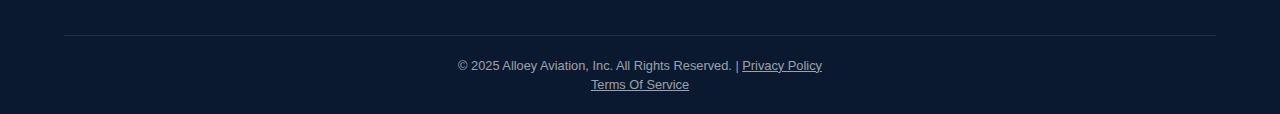
<file: feedback/index.html>
<!DOCTYPE html>
<html lang="en">

<head>
    <meta charset="UTF-8">
    <meta name="viewport" content="width=device-width, initial-scale=1.0">
    <title>Feedback Alloey Aviation</title>
    <link rel="icon" type="image/png" sizes="32x32" href="../assets/logos/Alloey_Aviaition_Logo_1.png">
    <link rel="apple-touch-icon" sizes="180x180" href="../assets/logos/Alloey_Aviaition_Logo_1.png">
    <link rel="stylesheet" href="../assets/font-awsome-7.1.0/css/all.min.css">
    <link rel="stylesheet" href="../assets/css/style.css">
    <link rel="stylesheet" href="../assets/css/tables.css">
    <link rel="stylesheet" href="../assets/css/text.css">
    <link rel="stylesheet" href="../assets/css/footer.css">
</head>

<body>

    <header class="main-header">
        <div class="container heading">
            <div class="logo">
                <a href="../">
                    <div class="c-logo-name">
                        <img src="../assets/logos/Alloey_Aviaition_Logo_3.png" alt="Alloey_viaition_Logo" width="80"
                            height="50">
                        <div class="c-name">
                            <span>Alloey <strong>Aviation</strong></span>
                            <p>Aircraft Sales & Charter</p>
                        </div>
                    </div>
                </a>
            </div>
            <nav class="nav-bar">
                <button class="menu-toggle" aria-expanded="false" aria-controls="menu-list">
                    <img src="../assets/icons/menu_41x41.svg" class="open-menu" alt="Menu Open">
                    <img src="../assets/icons/close_40x40.svg" class="close-menu" alt="Close Menu">
                </button>
                <ul class="nav-menu-list" id="menu-list">

                    <li class="nav-item">
                        <!-- <span class="nav-link has-dropdowna">about</span> -->
                        <a class="nav-link has-dropdown" href="../about">about</a>
                        <ul class="dropdown-menu">
                            <li><a href="../about/#about-company">About Company</a></li>
                            <li><a href="../about/#ceo-message">CEO Meassage</a></li>
                            <li><a href="../about/#mission-statement">Mission, Vision & Core Values</a></li>
                            <li><a href="../about/#working-mode">How We Work</a></li>
                            <li><a href="../about/#company-values">Company Values</a></li>
                            <li><a href="../about/#differentiators">Differentiators</a></li>
                            <li><a href="../about/#compliance">Compliance And Document Flow</a></li>
                            <li><a href="../about/#client-value">Client Value</a></li>
                            <li><a href="../about/#geographic-focus">Geographic Focus</a></li>
                        </ul>

                    </li>
                    <li class="nav-item">
                        <a class="nav-link has-dropdown" href="../services">Our Services</a>
                        <ul class="dropdown-menu">
                            <li><a href="../services/#executive-and-leisure">Executive & Leisure Charter Flights</a>
                            </li>
                            <li><a href="../services/#sales">Aircraft Sales & Acquisitions</a></li>
                            <li><a href="../services/#dry-lease">ACMI & Dry Lease</a></li>
                            <li><a href="../services/#hijja">Hajj & Seasonal Flight Support</a></li>
                            <li><a href="../services/#faith-based">Christian Faith-Based & Seasonal Support</a></li>
                            <li><a href="../services/#group-charter">Group Organised Charter Flights</a></li>
                            <li><a href="../services/#medical-evac">Emergency & Medical Evacuation Support</a></li>
                            <li><a href="../services/#government-and-commercial">Strategic Sourcing for Governments &
                                    Commercial Operators</a></li>
                        </ul>
                    </li>

                    <li class="nav-item">
                        <a class="nav-link" href="../aircraft_sales_portfolio">Aircraft Sales
                            Portfolio</a>
                    </li>


                    <li class="nav-item">
                        <a class="nav-link has-dropdown" href="./">Clients Feedback</a>
                        <ul class="dropdown-menu">
                            <li><a href="#clients-feedback">Clients Feedback</a></li>
                            <li><a href="#lets-work-together">Let's Work Together</a></li>
                        </ul>

                    </li>

                    <li class="nav-item">
                        <a class="nav-link" href="../contactUs">Contact Us</a>
                    </li>

                </ul>
            </nav>
        </div>

    </header>

    <main>
        <div class="container">
            <h1>Clients Feedback</h1>
            <img src="../assets/images/customer_Feedback.jpg" alt="customer_Feedback_graphic">
            <section id="clients-feedback">
                <div class="text-block">
                    <p><b>Suma: </b>Exceptional service and expertise! Alloey Aviation exceeded my
                        expectations in every way. Their knowledgeable and friendly team
                        made the process of buying my first private jet seamless and stress-free.
                        From finding the perfect aircraft to handling all the logistics, they were
                        with me every step of the way. The attention to detail and commitment
                        to safety is unparalleled. I've already recommended ALLOEY Aviation
                        to my colleagues and friends. If you're looking for a trusted partner in
                        the world of aviation, look no further!
                    </p>
                    <p><b>Martin: </b>Very good services and competent company too</p>
                    <p><b>Dorothy: </b>Absolutely Reliable Aviation Company Alloey Aviation</p>
                </div>

            </section>
            <section id="lets-work-together">
                <div class="text-block">
                    <h2>Let's Work Together</h2>
                    <p>
                        At Alloey Aviation, we believe every successful journey
                        begins with the right partnership. Whether you are a
                        government agency, commercial operator, private
                        individual, or corporate client, our team is ready to provide
                        tailored aviation solutions that meet your unique needs. From
                        sourcing aircraft to arranging charter flights, leases, or
                        acquisitions, we bring global reach, industry expertise, and
                        a commitment to excellence to every engagement. Let us be
                        your trusted aviation partner — because together, we can
                        achieve more.
                    </p>
                </div>

            </section>
        </div>
    </main>

    <footer class="main-footer">
        <div class="footer-grid-container">
            <div class="footer-brand">
                <h4 class="footer-logo">Alloey Aviation</h4>
                <p class="brand-mission">
                    To deliver trusted, innovative, and results-driven aviation
                    solutions that
                    connect people, governments, and businesses across the globe
                </p>
            </div>

            <div class="footer-links">
                <h4>Quick Navigation</h4>
                <ul>
                    <a href="../about">
                        <li>About Company</li>
                    </a>
                    <a href="../services">
                        <li>Our Multi Services</li>
                    </a>
                    <a href="../aircraft_sales_portfolio">
                        <li>Choose Your Aircraft</li>
                    </a>
                    <a href="../feedback">
                        <li>What The Say About Us</li>
                    </a>
                    <a href="../contactUs">
                        <li>contactUs</li>
                    </a>
                </ul>
            </div>
            <div class="footer-links">
                <h4>Get In Touch</h4>
                <ul>
                    <li><b>Phone/WhatsApp:</b>
                        <p>+256 (0) 707 405 093</p>
                    </li>
                    <li><b>Email:</b> info@alloeyaviation.com</li>
                    <li><b>Address: </b>Bulenga Complex, Rm B14, Bulenga, Mityana rd</li>
                    </li>
                </ul>
            </div>

            <div class="footer-contact-socials">
                <h4>Follow Us</h4>
                <div class="social-links">
                    <a href="https://www.linkedin.com/company/alloey-aviation/" aria-label="Alloey Aviation on LinkedIn"
                        class="social-icon">
                        <i class="fab fa-linkedin-in icon"></i>
                    </a>
                    <a href="https://wa.me/256707405093" aria-label="Alloey Aviation on WhatsApp" class="social-icon">
                        <i class="fab fa-whatsapp icon"></i>
                    </a>
                    <a href="https://x.com/AlloeyCephas?t=XxHCclIFXEWEeS_3tt09Lg&s=09"
                        aria-label="Alloey Aviation on X (Twitter)" class="social-icon">
                        <i class="fab fa-x-twitter icon"></i>
                    </a>
                    <a href="https://youtube.com/alloeyaviationchannel" aria-label="Alloey Aviation YouTube"
                        class="social-icon">
                        <i class="fab fa-youtube icon"></i>
                    </a>
                    <a href="https://www.instagram.com/privatejetsbusiness?igsh=MXRwZnIwamVvZ2RpMA=="
                        aria-label="Alloey Aviation on Instagram" class="social-icon">
                        <i class="fab fa-instagram icon"></i>
                    </a>
                    <a href="https://www.tiktok.com/@private.jets.business?_t=8pm7bTOgBpl&_r=1"
                        aria-label="Alloey Aviation on TikTok" class="social-icon">
                        <i class="fab fa-tiktok icon"></i>
                    </a>
                    <a href="https://www.facebook.com/profile.php?id=61565191374585"
                        aria-label="Alloey Aviation on Facebook" class="social-icon">
                        <i class="fab fa-facebook icon"></i>
                    </a>
                    <a href="https://www.threads.net/@privatejetsbusiness?xmt=AQGz-zbAKLvPt29K0k8GFp2lsmZpDT2ATWzSw31evR8-QQE"
                        aria-label="Alloey Aviation on Threads" class="social-icon">
                        <i class="fab fa-threads icon"></i>
                    </a>
                </div>
            </div>
        </div>

        <div class="footer-bottom-bar">
            <p>&copy; 2025 Alloey Aviation, Inc. All Rights Reserved. | <a href="../privacy_policy"><span>Privacy
                        Policy</span></a></p>
            <a href="../terms_of_service"><span>Terms Of Service</span></a>
        </div>
    </footer>
    <script src="../assets/js/nav-menu.js" defer></script>

</body>

</html>
</file>
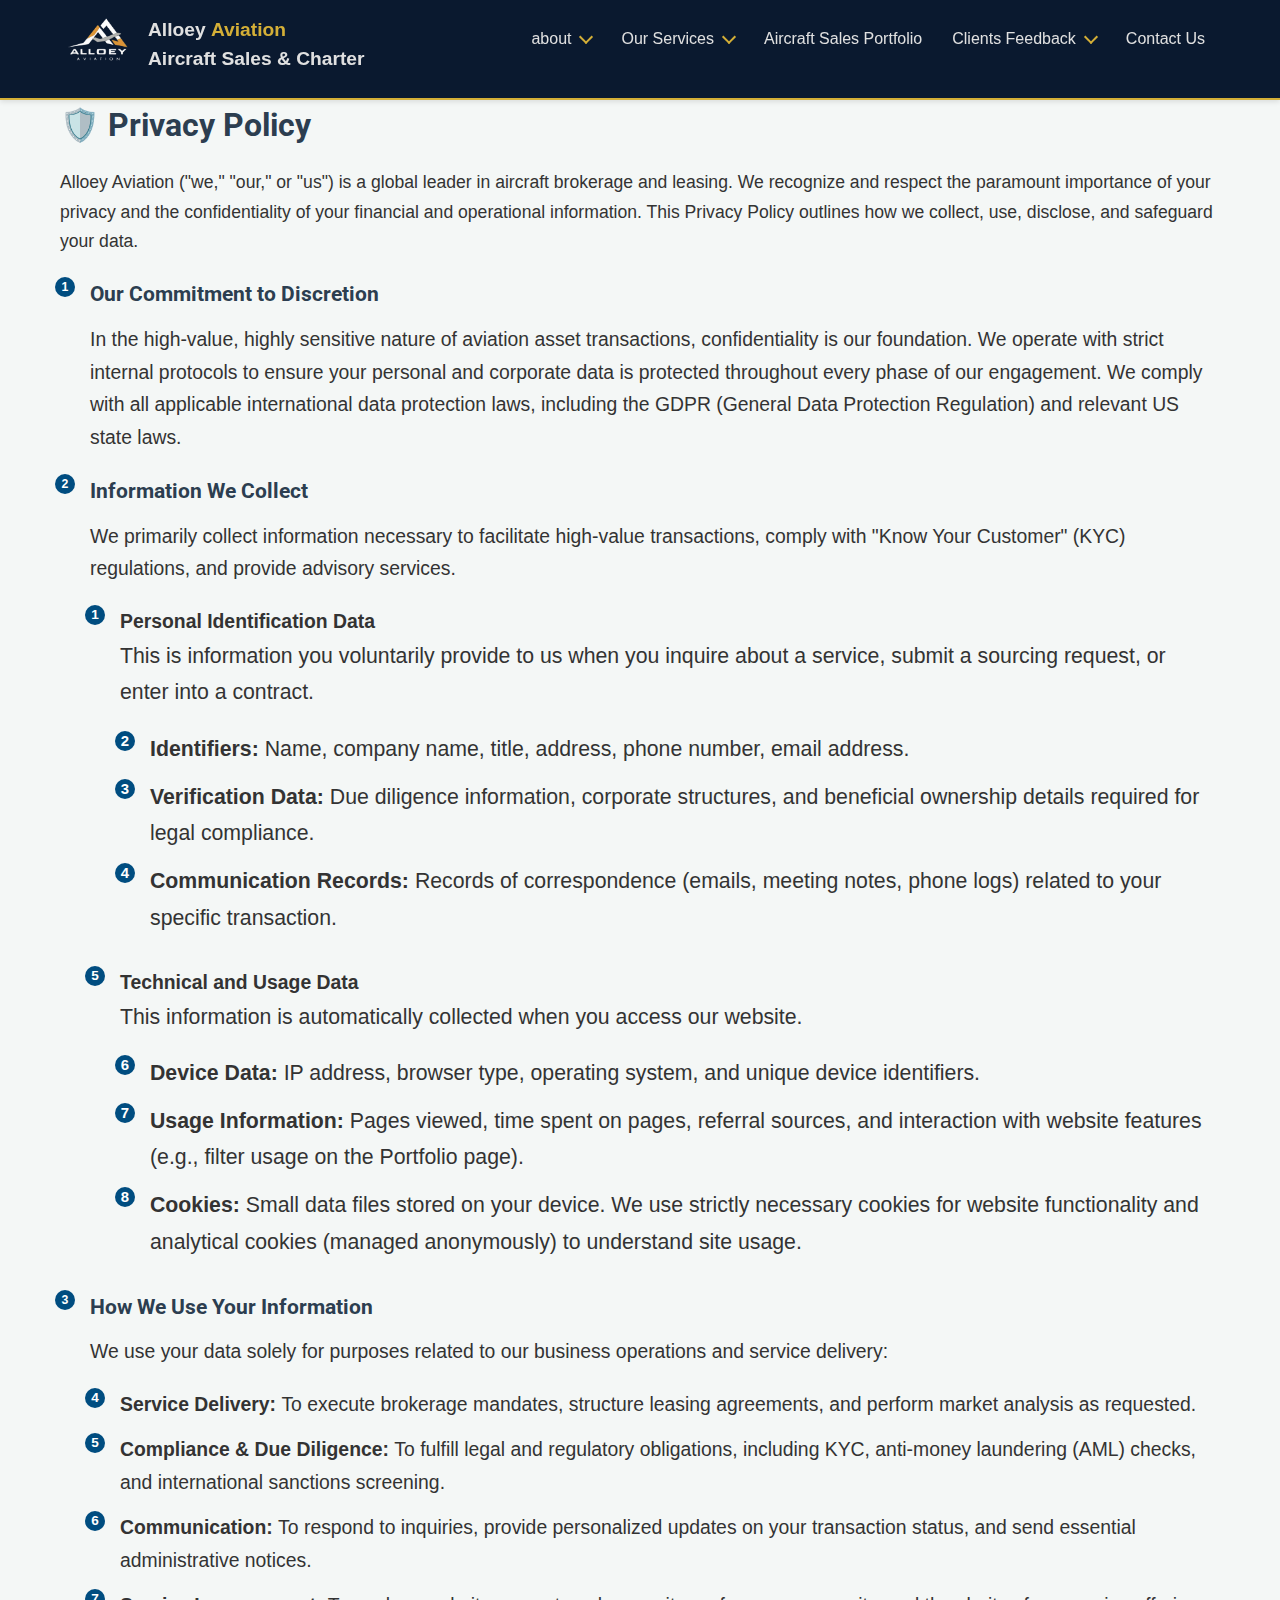
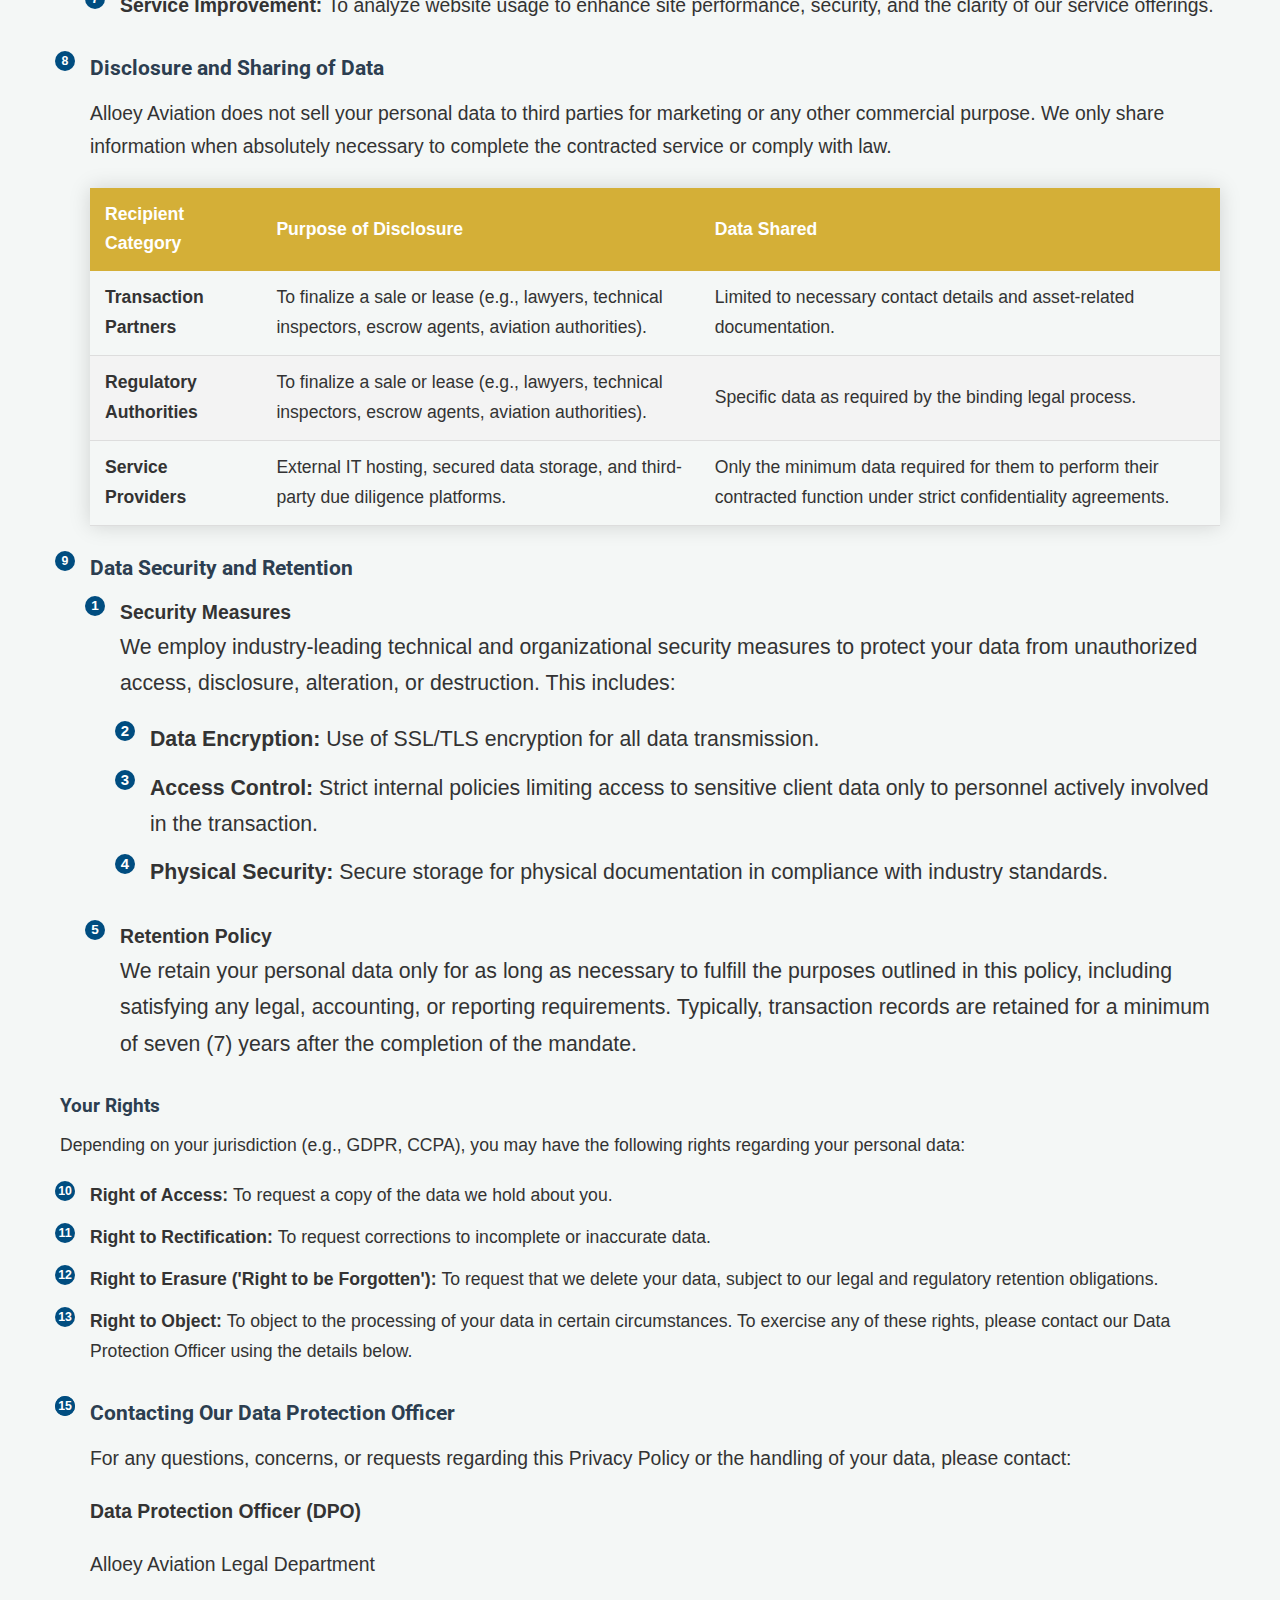
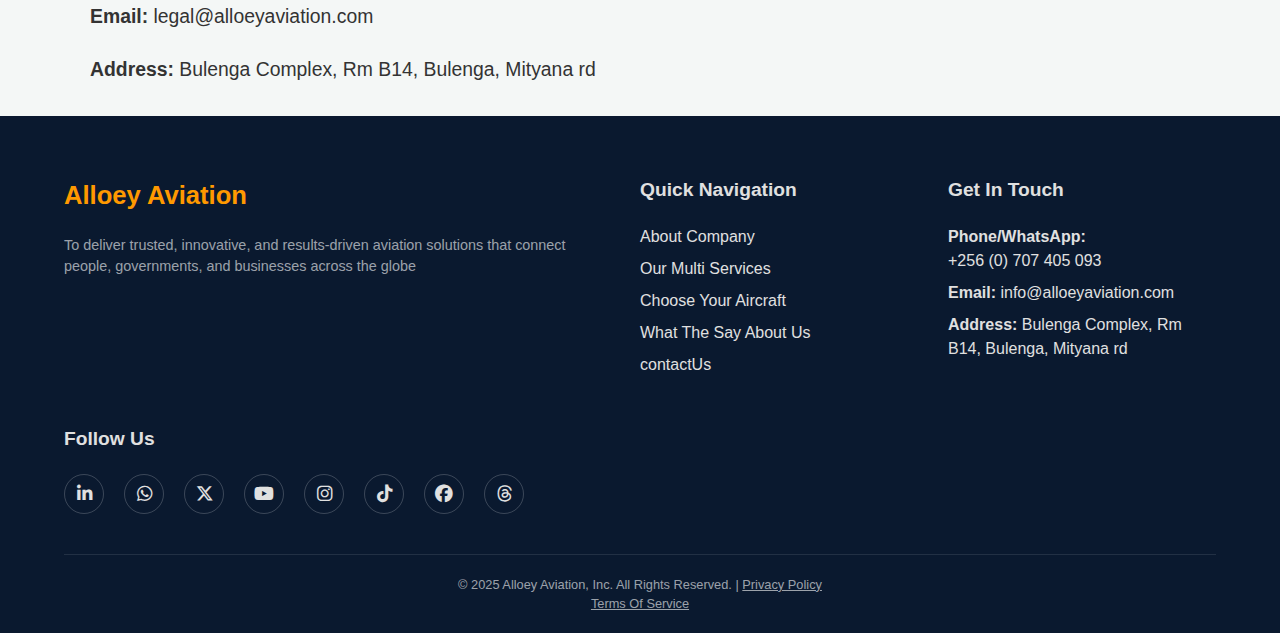
<file: privacy_policy/index.html>
<!DOCTYPE html>
<html lang="en">

<head>
    <meta charset="UTF-8">
    <meta name="viewport" content="width=device-width, initial-scale=1.0">
    <title>Aircraft Sales Portfolio Alloey Aviation</title>
    <link rel="icon" type="image/png" sizes="32x32" href="../assets/logos/Alloey_Aviaition_Logo_1.png">
    <link rel="apple-touch-icon" sizes="180x180" href="../assets/logos/Alloey_Aviaition_Logo_1.png">
    <link rel="stylesheet" href="../assets/font-awsome-7.1.0/css/all.min.css">
    <link rel="stylesheet" href="../assets/css/style.css">
    <link rel="stylesheet" href="../assets/css/tables.css">
    <link rel="stylesheet" href="../assets/css/text.css">
    <link rel="stylesheet" href="../assets/css/footer.css">
</head>

<body>

    <header class="main-header">
        <div class="container heading">
            <div class="logo">
                <a href="../">
                    <div class="c-logo-name">
                        <img src="../assets/logos/Alloey_Aviaition_Logo_3.png" alt="Alloey_viaition_Logo" width="80"
                            height="50">
                        <div class="c-name">
                            <span>Alloey <strong>Aviation</strong></span>
                            <p>Aircraft Sales & Charter</p>
                        </div>
                    </div>
                </a>
            </div>
            <nav class="nav-bar">
                <button class="menu-toggle" aria-expanded="false" aria-controls="menu-list">
                    <img src="../assets/icons/menu_41x41.svg" class="open-menu" alt="Menu Open">
                    <img src="../assets/icons/close_40x40.svg" class="close-menu" alt="Close Menu">
                </button>
                <ul class="nav-menu-list" id="menu-list">

                    <li class="nav-item">
                        <!-- <span class="nav-link has-dropdowna">about</span> -->
                        <a class="nav-link has-dropdown" href="../about">about</a>
                        <ul class="dropdown-menu">
                            <li><a href="../about/#about-company">About Company</a></li>
                            <li><a href="../about/#ceo-message">CEO Meassage</a></li>
                            <li><a href="../about/#mission-statement">Mission, Vision & Core Values</a></li>
                            <li><a href="../about/#working-mode">How We Work</a></li>
                            <li><a href="../about/#company-values">Company Values</a></li>
                            <li><a href="../about/#differentiators">Differentiators</a></li>
                            <li><a href="../about/#compliance">Compliance And Document Flow</a></li>
                            <li><a href="../about/#client-value">Client Value</a></li>
                            <li><a href="../about/#geographic-focus">Geographic Focus</a></li>
                        </ul>

                    </li>
                    <li class="nav-item">
                        <a class="nav-link has-dropdown" href="../services">Our Services</a>
                        <ul class="dropdown-menu">
                            <li><a href="../services/#executive-and-leisure">Executive & Leisure Charter Flights</a>
                            </li>
                            <li><a href="../services/#sales">Aircraft Sales & Acquisitions</a></li>
                            <li><a href="../services/#dry-lease">ACMI & Dry Lease</a></li>
                            <li><a href="../services/#hijja">Hajj & Seasonal Flight Support</a></li>
                            <li><a href="../services/#faith-based">Christian Faith-Based & Seasonal Support</a></li>
                            <li><a href="../services/#group-charter">Group Organised Charter Flights</a></li>
                            <li><a href="../services/#medical-evac">Emergency & Medical Evacuation Support</a></li>
                            <li><a href="../services/#government-and-commercial">Strategic Sourcing for Governments &
                                    Commercial Operators</a></li>
                        </ul>
                    </li>

                    <li class="nav-item">
                        <a class="nav-link" href="../aircraft_sales_portfolio">Aircraft Sales
                            Portfolio</a>
                    </li>


                    <li class="nav-item">
                        <a class="nav-link has-dropdown" href="../feedback">Clients Feedback</a>
                        <ul class="dropdown-menu">
                            <li><a href="../feedback/#clients-feedback">Clients Feedback</a></li>
                            <li><a href="../feedback/#lets-work-together">Let's Work Together</a></li>
                        </ul>

                    </li>

                    <li class="nav-item">
                        <a class="nav-link" href="../contactUs">Contact Us</a>
                    </li>

                </ul>
            </nav>
        </div>

    </header>

    <main>
        <div class="container">
            <h1>🛡️ Privacy Policy</h1>
            <div class="text-block">
                <p>Alloey Aviation ("we," "our," or "us") is a global leader in aircraft brokerage and leasing. We
                    recognize
                    and respect the paramount importance of your privacy and the confidentiality of your financial and
                    operational information. This Privacy Policy outlines how we collect, use, disclose, and safeguard
                    your
                    data.</p>

                <ol class="styled-list ordered">
                    <li>
                        <h3>Our Commitment to Discretion</h3>
                        <p>In the high-value, highly sensitive nature of aviation asset transactions, confidentiality is
                            our
                            foundation. We operate with strict internal protocols to ensure your personal and corporate
                            data
                            is protected throughout every phase of our engagement. We comply with all applicable
                            international data protection laws, including the GDPR (General Data Protection Regulation)
                            and
                            relevant US state laws.</p>
                    </li>
                    <li>
                        <h3>Information We Collect</h3>
                        <p>We primarily collect information necessary to facilitate high-value transactions, comply with
                            "Know Your Customer" (KYC) regulations, and provide advisory services.</p>
                        <ol class="styled-list ordered">
                            <li>
                                <h4>Personal Identification Data</h4>
                                <p>This is information you voluntarily provide to us when you inquire about a service,
                                    submit a sourcing request, or enter into a contract.</p>
                                <ul class="styled-list">
                                    <li><b>Identifiers: </b>Name, company name, title, address, phone number, email
                                        address.
                                    </li>
                                    <li><b>Verification Data: </b>Due diligence information, corporate structures, and
                                        beneficial ownership details required for legal compliance.</li>
                                    <li><b>Communication Records: </b>Records of correspondence (emails, meeting notes,
                                        phone logs) related to your specific transaction.</li>
                                </ul>
                            </li>
                            <li>
                                <h4>Technical and Usage Data</h4>
                                <p>This information is automatically collected when you access our website.</p>
                                <ul class="styled-list">
                                    <li><b>Device Data: </b>IP address, browser type, operating system, and unique
                                        device
                                        identifiers.</li>
                                    <li><b>Usage Information: </b>Pages viewed, time spent on pages, referral sources,
                                        and
                                        interaction with website features (e.g., filter usage on the Portfolio page).
                                    </li>
                                    <li><b>Cookies: </b>Small data files stored on your device. We use strictly
                                        necessary
                                        cookies for website functionality and analytical cookies (managed anonymously)
                                        to
                                        understand site usage.</li>
                                </ul>
                            </li>
                        </ol>
                    </li>
                    <li>
                        <div class="text-block">
                            <h3>How We Use Your Information</h3>
                            <p>We use your data solely for purposes related to our business operations and service
                                delivery:
                            </p>
                            <ul class="styled-list">
                                <li><b>Service Delivery: </b>To execute brokerage mandates, structure leasing
                                    agreements,
                                    and
                                    perform market analysis as requested.</li>
                                <li><b>Compliance & Due Diligence: </b>To fulfill legal and regulatory obligations,
                                    including
                                    KYC, anti-money laundering (AML) checks, and international sanctions screening.</li>
                                <li><b>Communication: </b>To respond to inquiries, provide personalized updates on your
                                    transaction status, and send essential administrative notices.</li>
                                <li><b>Service Improvement: </b>To analyze website usage to enhance site performance,
                                    security,
                                    and the clarity of our service offerings.</li>
                            </ul>
                        </div>

                    </li>
                    <li>
                        <div class="text-block">
                            <h3>Disclosure and Sharing of Data</h3>
                            <p>Alloey Aviation does not sell your personal data to third parties for marketing or any
                                other
                                commercial purpose. We only share information when absolutely necessary to complete the
                                contracted service or comply with law.</p>
                        </div>

                        <table>
                            <thead>
                                <tr>
                                    <th>Recipient Category</th>
                                    <th>Purpose of Disclosure</th>
                                    <th>Data Shared</th>
                                </tr>
                            </thead>
                            <tbody>
                                <tr>
                                    <td><b>Transaction Partners</b></td>
                                    <td>To finalize a sale or lease (e.g., lawyers, technical inspectors, escrow agents,
                                        aviation authorities).</td>
                                    <td>Limited to necessary contact details and asset-related documentation.</td>
                                </tr>
                                <tr>
                                    <td><b>Regulatory Authorities</b></td>
                                    <td>To finalize a sale or lease (e.g., lawyers, technical inspectors, escrow agents,
                                        aviation authorities).</td>
                                    <td>Specific data as required by the binding legal process.</td>
                                </tr>
                                <tr>
                                    <td><b>Service Providers</b></td>
                                    <td>External IT hosting, secured data storage, and third-party due diligence
                                        platforms.
                                    </td>
                                    <td>Only the minimum data required for them to perform their contracted function
                                        under
                                        strict confidentiality agreements.</td>
                                </tr>
                            </tbody>
                        </table>
                    </li>
                    <li>
                        <div class="text-block">
                            <h3>Data Security and Retention</h3>
                            <ol class="styled-list ordered">
                                <li>
                                    <h4>Security Measures</h4>
                                    <p>We employ industry-leading technical and organizational security measures to
                                        protect
                                        your
                                        data from unauthorized access, disclosure, alteration, or destruction. This
                                        includes:
                                    </p>
                                    <ul class="styled-list">
                                        <li><b>Data Encryption: </b>Use of SSL/TLS encryption for all data transmission.
                                        </li>
                                        <li><b>Access Control: </b>Strict internal policies limiting access to sensitive
                                            client
                                            data
                                            only to personnel actively involved in the transaction.</li>
                                        <li><b>Physical Security: </b>Secure storage for physical documentation in
                                            compliance
                                            with
                                            industry standards.</li>

                                    </ul>
                                </li>
                                <li>
                                    <h4>Retention Policy</h4>
                                    <p>We retain your personal data only for as long as necessary to fulfill the
                                        purposes
                                        outlined in this policy, including satisfying any legal, accounting, or
                                        reporting
                                        requirements. Typically, transaction records are retained for a minimum of seven
                                        (7)
                                        years after the completion of the mandate.
                                    </p>

                                </li>
                            </ol>
                        </div>
                    </li>
                    <div class="text-block">
                        <h3>Your Rights</h3>
                        <p>Depending on your jurisdiction (e.g., GDPR, CCPA), you may have the following rights
                            regarding
                            your personal data:</p>
                        <ul class="styled-list">
                            <li><b>Right of Access: </b>To request a copy of the data we hold about you.</li>
                            <li><b>Right to Rectification: </b>To request corrections to incomplete or inaccurate data.
                            </li>
                            <li><b>Right to Erasure ('Right to be Forgotten'): </b>To request that we delete your data,
                                subject to our legal and regulatory retention obligations.</li>
                            <li><b>Right to Object: </b>To object to the processing of your data in certain
                                circumstances.
                                To exercise any of these rights, please contact our Data Protection Officer using the
                                details below.
                            </li>
                        </ul>
                    </div>
                    <li>

                    </li>
                    <li>
                        <div class="text-block">
                            <h3>Contacting Our Data Protection Officer</h3>
                            <p>For any questions, concerns, or requests regarding this Privacy Policy or the handling of
                                your
                                data, please contact:</p>

                            <p><b>Data Protection Officer (DPO)</b></p>
                            <p>Alloey Aviation Legal Department</p>
                            <p><b>Email:</b> legal@alloeyaviation.com</p>
                            <p><b>Address: </b>Bulenga Complex, Rm B14, Bulenga, Mityana rd</p>
                        </div>
                    </li>
                </ol>
            </div>
        </div>
    </main>

    <footer class="main-footer">
        <div class="footer-grid-container">
            <div class="footer-brand">
                <h4 class="footer-logo">Alloey Aviation</h4>
                <p class="brand-mission">
                    To deliver trusted, innovative, and results-driven aviation
                    solutions that
                    connect people, governments, and businesses across the globe
                </p>
            </div>

            <div class="footer-links">
                <h4>Quick Navigation</h4>
                <ul>
                    <a href="../about">
                        <li>About Company</li>
                    </a>
                    <a href="../services">
                        <li>Our Multi Services</li>
                    </a>
                    <a href="../aircraft_sales_portfolio">
                        <li>Choose Your Aircraft</li>
                    </a>
                    <a href="../feedback">
                        <li>What The Say About Us</li>
                    </a>
                    <a href="../contactUs">
                        <li>contactUs</li>
                    </a>
                </ul>
            </div>
            <div class="footer-links">
                <h4>Get In Touch</h4>
                <ul>
                    <li><b>Phone/WhatsApp:</b>
                        <p>+256 (0) 707 405 093</p>
                    </li>
                    <li><b>Email:</b> info@alloeyaviation.com</li>
                    <li><b>Address: </b>Bulenga Complex, Rm B14, Bulenga, Mityana rd</li>
                    </li>
                </ul>
            </div>

            <div class="footer-contact-socials">
                <h4>Follow Us</h4>
                <div class="social-links">
                    <a href="https://www.linkedin.com/company/alloey-aviation/" aria-label="Alloey Aviation on LinkedIn"
                        class="social-icon">
                        <i class="fab fa-linkedin-in icon"></i>
                    </a>
                    <a href="https://wa.me/256707405093" aria-label="Alloey Aviation on WhatsApp" class="social-icon">
                        <i class="fab fa-whatsapp icon"></i>
                    </a>
                    <a href="https://x.com/AlloeyCephas?t=XxHCclIFXEWEeS_3tt09Lg&s=09"
                        aria-label="Alloey Aviation on X (Twitter)" class="social-icon">
                        <i class="fab fa-x-twitter icon"></i>
                    </a>
                    <a href="https://youtube.com/alloeyaviationchannel" aria-label="Alloey Aviation YouTube"
                        class="social-icon">
                        <i class="fab fa-youtube icon"></i>
                    </a>
                    <a href="https://www.instagram.com/privatejetsbusiness?igsh=MXRwZnIwamVvZ2RpMA=="
                        aria-label="Alloey Aviation on Instagram" class="social-icon">
                        <i class="fab fa-instagram icon"></i>
                    </a>
                    <a href="https://www.tiktok.com/@private.jets.business?_t=8pm7bTOgBpl&_r=1"
                        aria-label="Alloey Aviation on TikTok" class="social-icon">
                        <i class="fab fa-tiktok icon"></i>
                    </a>
                    <a href="https://www.facebook.com/profile.php?id=61565191374585"
                        aria-label="Alloey Aviation on Facebook" class="social-icon">
                        <i class="fab fa-facebook icon"></i>
                    </a>
                    <a href="https://www.threads.net/@privatejetsbusiness?xmt=AQGz-zbAKLvPt29K0k8GFp2lsmZpDT2ATWzSw31evR8-QQE"
                        aria-label="Alloey Aviation on Threads" class="social-icon">
                        <i class="fab fa-threads icon"></i>
                    </a>
                </div>
            </div>
        </div>

        <div class="footer-bottom-bar">
            <p>&copy; 2025 Alloey Aviation, Inc. All Rights Reserved. | <a href="../privacy_policy"><span>Privacy
                        Policy</span></a></p>
            <a href="../terms_of_service"><span>Terms Of Service</span></a>
        </div>
    </footer>
    <script src="../assets/js/nav-menu.js" defer></script>

</body>

</html>
</file>
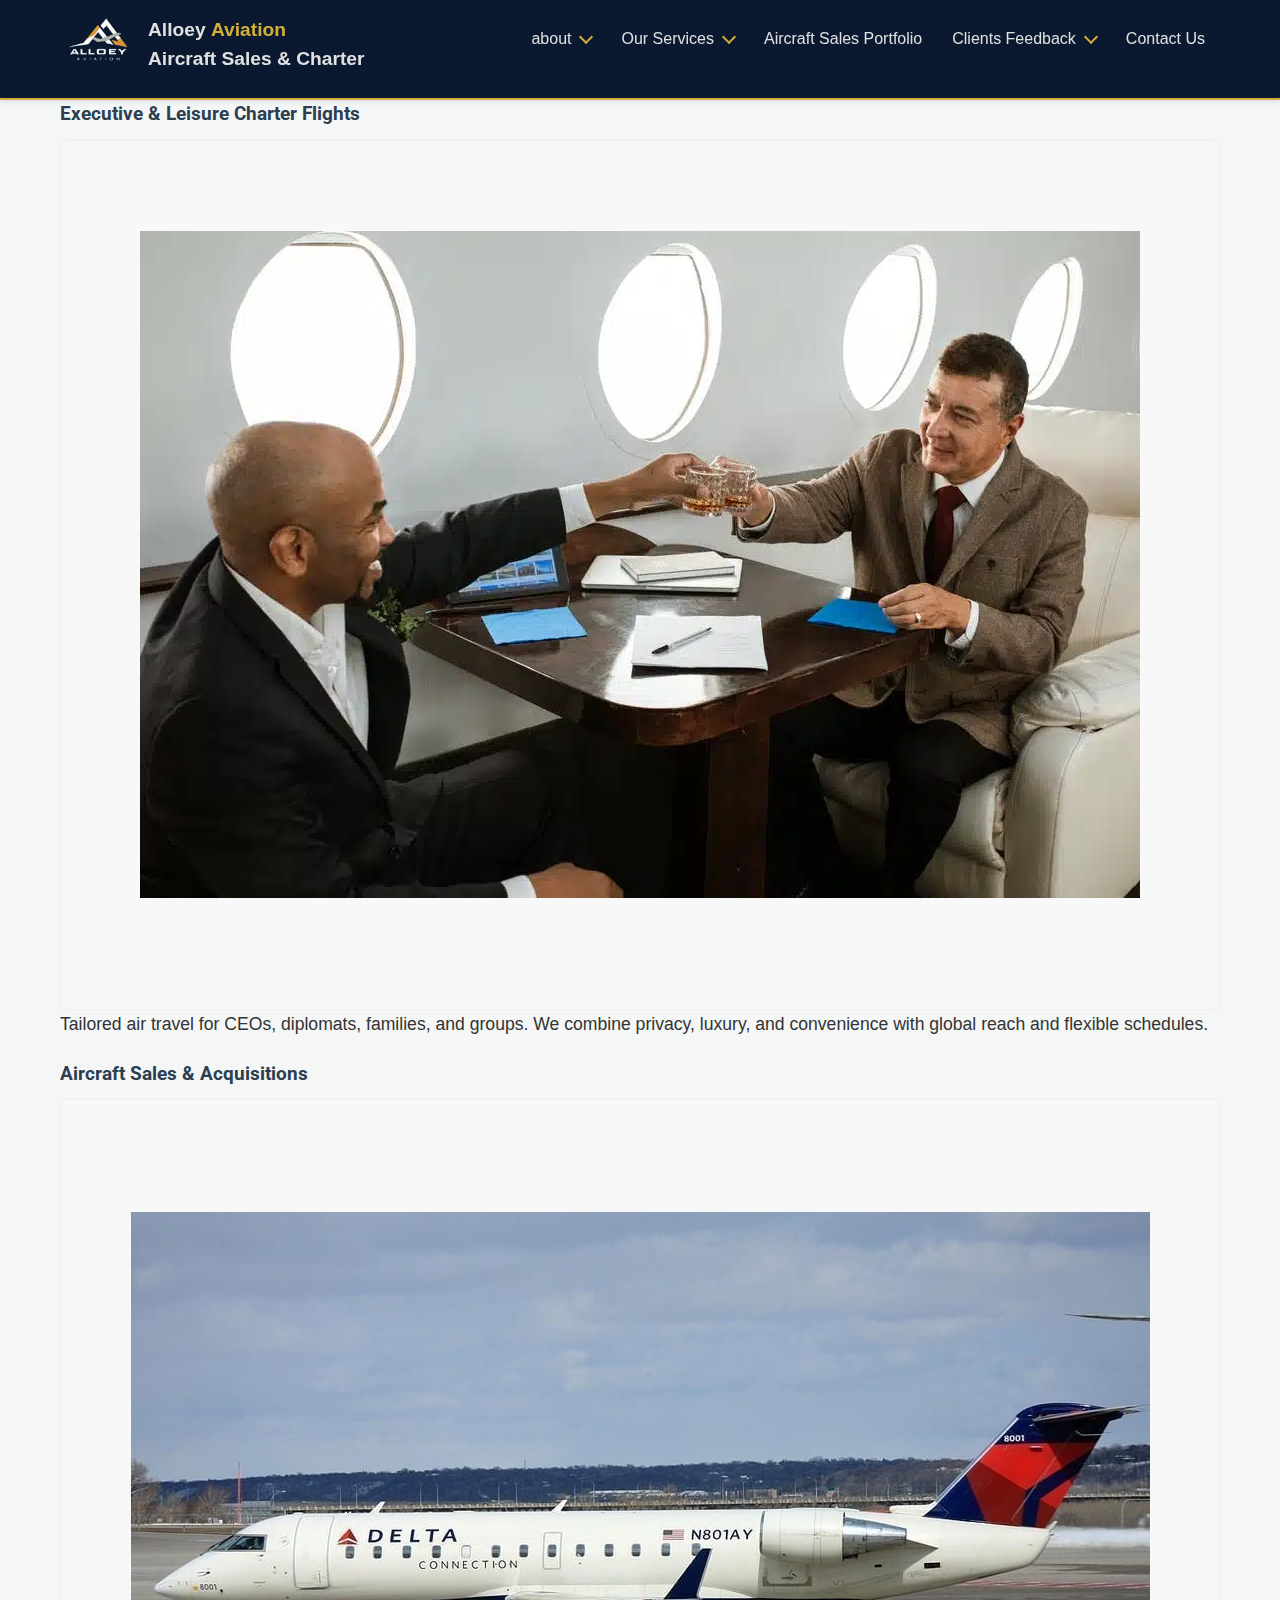
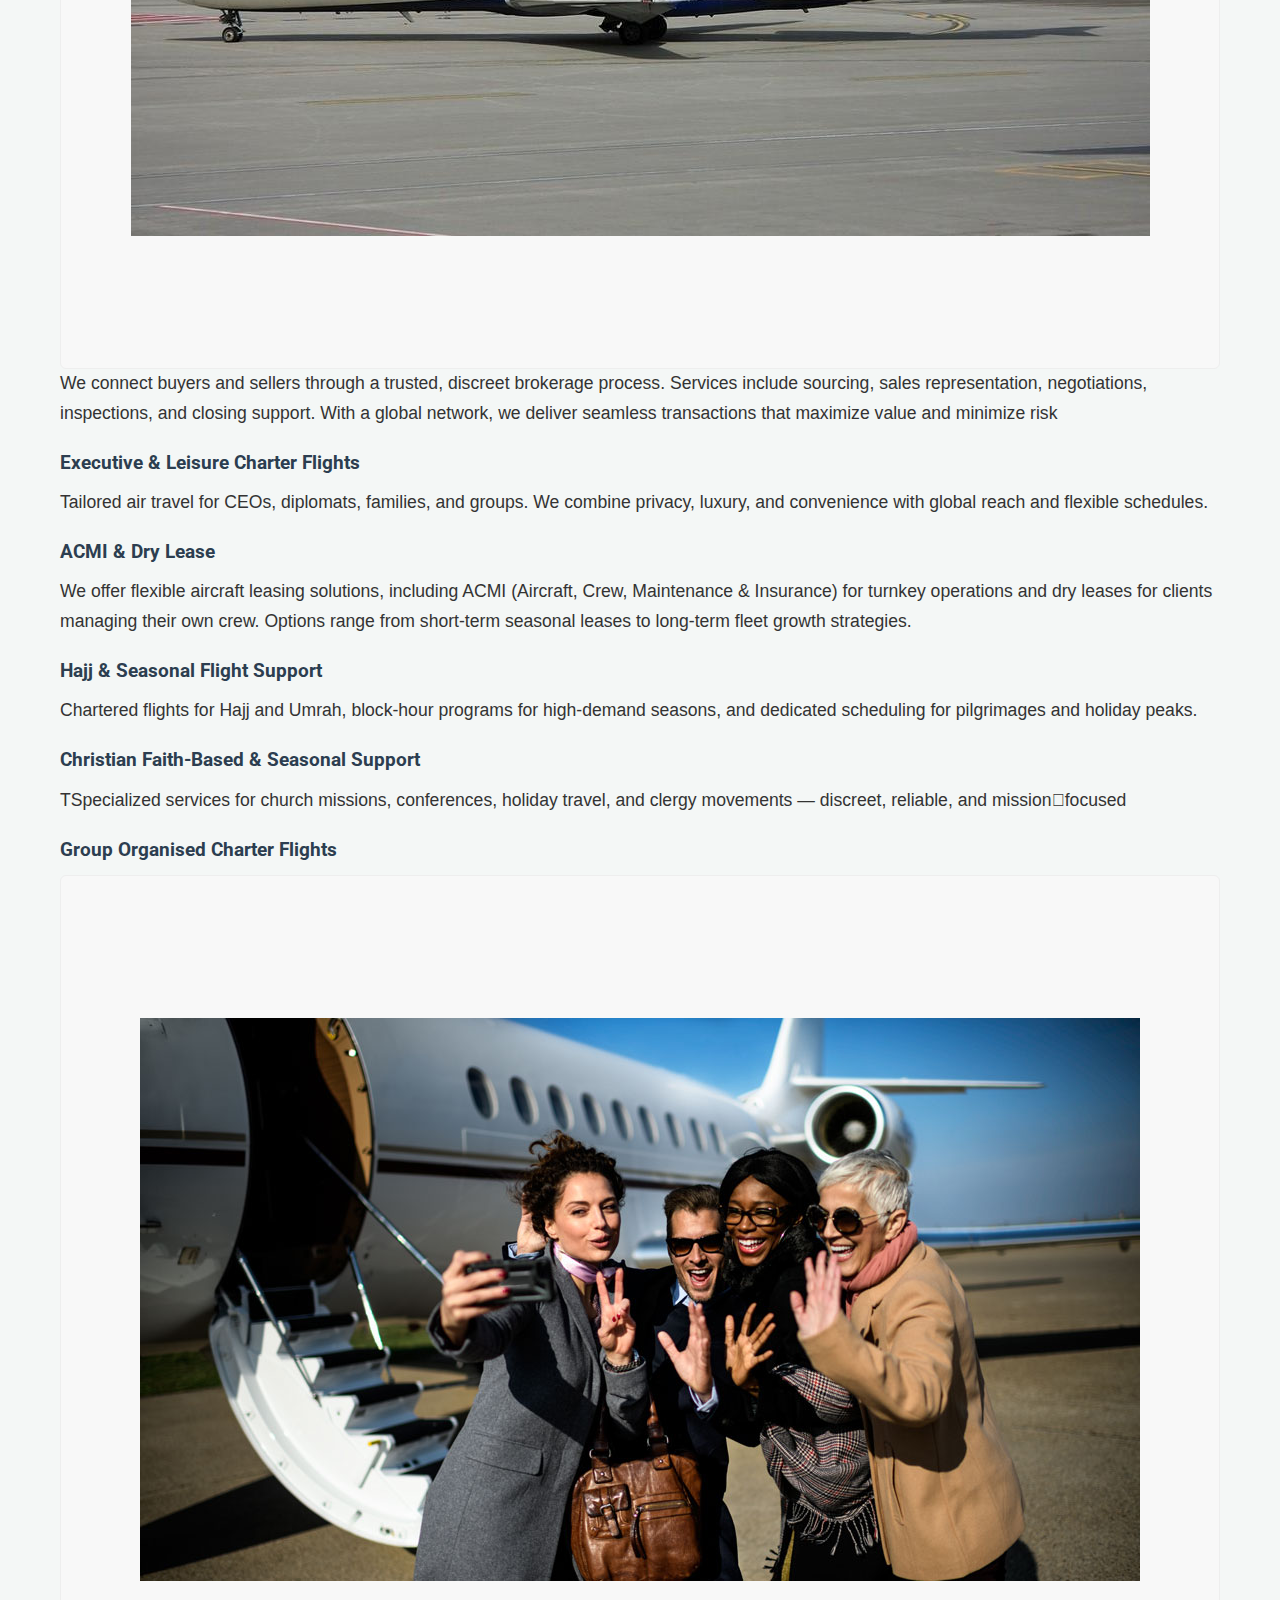
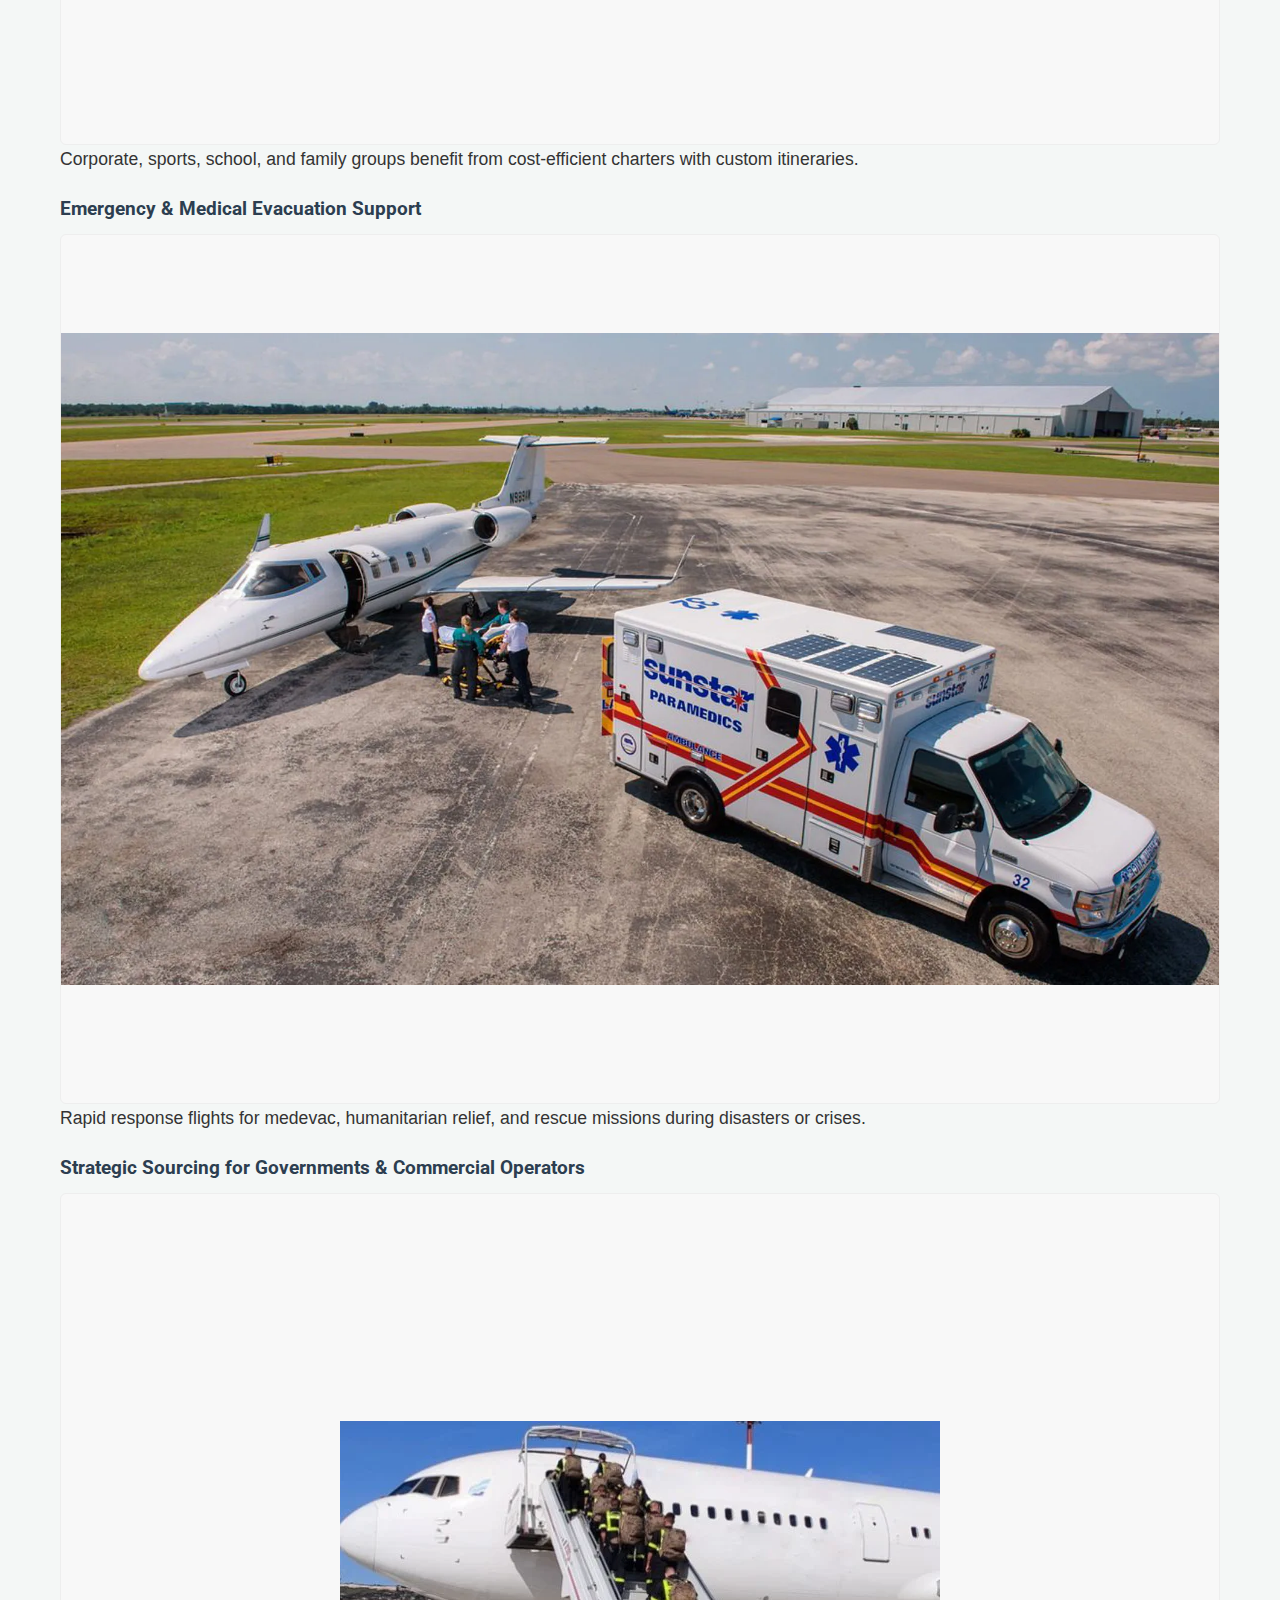
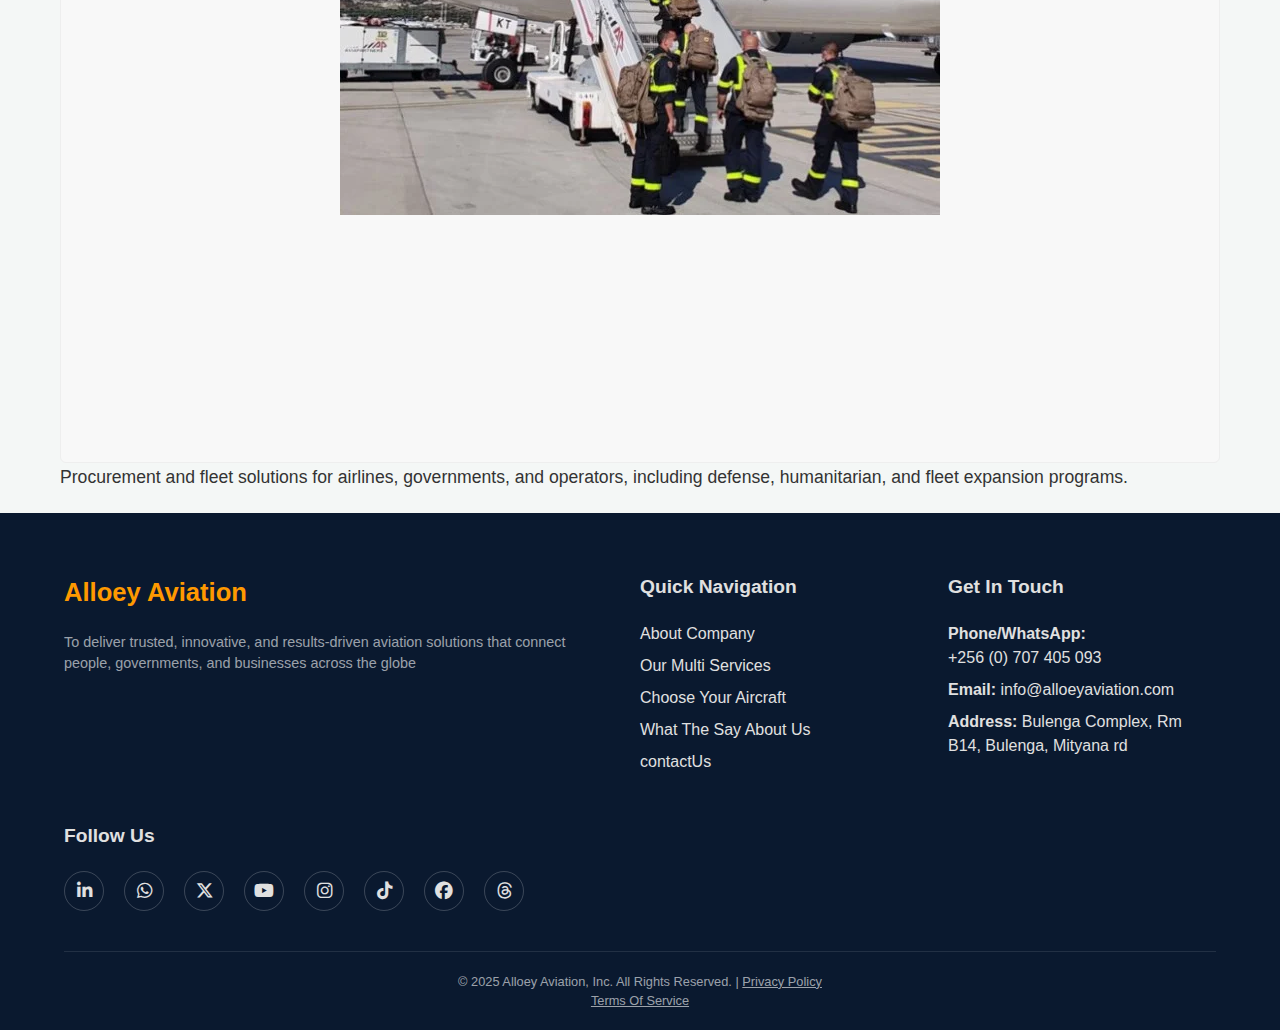
<file: services/index.html>
<!DOCTYPE html>
<html lang="en">

<head>
    <meta charset="UTF-8">
    <meta name="viewport" content="width=device-width, initial-scale=1.0">
    <title>Services Alloey Aviation</title>
    <link rel="icon" type="image/png" sizes="32x32" href="../assets/logos/Alloey_Aviaition_Logo_1.png">
    <link rel="apple-touch-icon" sizes="180x180" href="../assets/logos/Alloey_Aviaition_Logo_1.png">
    <link rel="stylesheet" href="../assets/font-awsome-7.1.0/css/all.min.css">
    <link rel="stylesheet" href="../assets/css/style.css">
    <link rel="stylesheet" href="../assets/css/text.css">
    <link rel="stylesheet" href="../assets/css/images.css">
    <link rel="stylesheet" href="../assets/css/footer.css">
</head>

<body>

    <header class="main-header">
        <div class="container heading">
            <div class="logo">
                <a href="../">
                    <div class="c-logo-name">
                        <img src="../assets/logos/Alloey_Aviaition_Logo_3.png" alt="Alloey_viaition_Logo" width="80"
                            height="50">
                        <div class="c-name">
                            <span>Alloey <strong>Aviation</strong></span>
                            <p>Aircraft Sales & Charter</p>
                        </div>
                    </div>
                </a>
            </div>
            <nav class="nav-bar">
                <button class="menu-toggle" aria-expanded="false" aria-controls="menu-list">
                    <img src="../assets/icons/menu_41x41.svg" class="open-menu" alt="Menu Open">
                    <img src="../assets/icons/close_40x40.svg" class="close-menu" alt="Close Menu">
                </button>
                <ul class="nav-menu-list" id="menu-list">

                    <li class="nav-item">
                        <!-- <span class="nav-link has-dropdowna">about</span> -->
                        <a class="nav-link has-dropdown" href="../about">about</a>
                        <ul class="dropdown-menu">
                            <li><a href="../about/#about-company">About Company</a></li>
                            <li><a href="../about/#ceo-message">CEO Meassage</a></li>
                            <li><a href="../about/#mission-statement">Mission, Vision & Core Values</a></li>
                            <li><a href="../about/#working-mode">How We Work</a></li>
                            <li><a href="../about/#company-values">Company Values</a></li>
                            <li><a href="../about/#differentiators">Differentiators</a></li>
                            <li><a href="../about/#compliance">Compliance And Document Flow</a></li>
                            <li><a href="../about/#client-value">Client Value</a></li>
                            <li><a href="../about/#geographic-focus">Geographic Focus</a></li>
                        </ul>

                    </li>
                    <li class="nav-item">
                        <a class="nav-link has-dropdown" href="./">Our Services</a>
                        <ul class="dropdown-menu">
                            <li><a href="../services/#executive-and-leisure">Executive & Leisure Charter Flights</a>
                            </li>
                            <li><a href="#sales">Aircraft Sales & Acquisitions</a></li>
                            <li><a href="#dry-lease">ACMI & Dry Lease</a></li>
                            <li><a href="#hijja">Hajj & Seasonal Flight Support</a></li>
                            <li><a href="#faith-based">Christian Faith-Based & Seasonal Support</a></li>
                            <li><a href="#group-charter">Group Organised Charter Flights</a></li>
                            <li><a href="#medical-evac">Emergency & Medical Evacuation Support</a></li>
                            <li><a href="#government-and-commercial">Strategic Sourcing for Governments &
                                    Commercial Operators</a></li>
                        </ul>
                    </li>

                    <li class="nav-item">
                        <a class="nav-link" href="../aircraft_sales_portfolio">Aircraft Sales
                            Portfolio</a>
                    </li>


                    <li class="nav-item">
                        <a class="nav-link has-dropdown" href="../feedback">Clients Feedback</a>
                        <ul class="dropdown-menu">
                            <li><a href="../feedback/#clients-feedback">Clients Feedback</a></li>
                            <li><a href="../feedback/#lets-work-together">Let's Work Together</a></li>
                        </ul>

                    </li>

                    <li class="nav-item">
                        <a class="nav-link" href="../contactUs">Contact Us</a>
                    </li>

                </ul>
            </nav>
        </div>

    </header>

    <main>
        <div class="container">
            <section id="executive-and-leisure">
                <div class="text-block">
                    <h3>Executive & Leisure Charter Flights</h3>

                    <div class="image-display-wrapper">
                        <img src="../assets/images/executive_charter.webp" alt="executive_charter">
                    </div>

                    <p>Tailored air travel for CEOs, diplomats, families, and groups.
                        We combine privacy, luxury, and convenience with global
                        reach and flexible schedules.
                    </p>
                </div>
            </section>
            <section id="sales">
                <h3>Aircraft Sales & Acquisitions</h3>
                <div class="image-display-wrapper">
                    <img src="../assets/images/delta_N801AY_on_runway.jpeg" alt="executive_charter">
                </div>
                <div class="text-block">
                    <p>We connect buyers and sellers through a trusted, discreet
                        brokerage process. Services include sourcing, sales
                        representation, negotiations, inspections, and closing support.
                        With a global network, we deliver seamless transactions that
                        maximize value and minimize risk
                    </p>
                </div>
            </section>
            <section id="executive-and-leisure">
                <h3>Executive & Leisure Charter Flights</h3>
                <div class="text-block">
                    <p>Tailored air travel for CEOs, diplomats, families, and groups.
                        We combine privacy, luxury, and convenience with global
                        reach and flexible schedules.
                    </p>
                </div>

            </section>
            <section id="dry-lease">
                <div class="text-block">
                    <h3>ACMI & Dry Lease</h3>
                    <p>We offer flexible aircraft leasing solutions, including ACMI
                        (Aircraft, Crew, Maintenance & Insurance) for turnkey
                        operations and dry leases for clients managing their own crew.
                        Options range from short-term seasonal leases to long-term fleet
                        growth strategies.
                    </p>
                </div>

            </section>
            <section id="hijja">
                <div class="text-block">
                    <h3>Hajj & Seasonal Flight Support</h3>
                    <p>Chartered flights for Hajj and Umrah, block-hour programs for
                        high-demand seasons, and dedicated scheduling for pilgrimages
                        and holiday peaks.

                    </p>
                </div>
            </section>
            <section id="faith-based">
                <div class="text-block">
                    <h3>Christian Faith-Based & Seasonal Support</h3>
                    <p>TSpecialized services for church missions, conferences, holiday
                        travel, and clergy movements — discreet, reliable, and mission￾focused
                    </p>
                </div>
            </section>
            <section id="group-charter">
                <h3>Group Organised Charter Flights</h3>
                <div class="image-display-wrapper">
                    <img src="../assets/images/group_selfie.jpg" alt="group_charter">
                </div>
                <div class="text-block">
                    <p>Corporate, sports, school, and family groups benefit from
                        cost-efficient charters with custom itineraries.
                    </p>
                </div>
            </section>
            <section id="medical-evac">
                <h3>Emergency & Medical Evacuation Support</h3>
                <div class="image-display-wrapper">
                    <img src="../assets/images/Air-Ambulance-medevac.webp" alt="Air-Ambulance-medevac">
                </div>
                <div class="text-block">
                    <p>Rapid response flights for medevac, humanitarian relief,
                        and rescue missions during disasters or crises.
                    </p>
                </div>
            </section>
            <section id="government-and-commercial">
                <h3>Strategic Sourcing for Governments & Commercial Operators</h3>
                <div class="image-display-wrapper">
                    <img src="../assets/images/government_contractors.webp" alt="government_contractors">
                </div>

                <div class="text-block">
                    <p>Procurement and fleet solutions for airlines, governments,
                        and operators, including defense, humanitarian, and fleet
                        expansion programs.
                    </p>
                </div>
            </section>
        </div>
    </main>

    <footer class="main-footer">
        <div class="footer-grid-container">
            <div class="footer-brand">
                <h4 class="footer-logo">Alloey Aviation</h4>
                <p class="brand-mission">
                    To deliver trusted, innovative, and results-driven aviation
                    solutions that
                    connect people, governments, and businesses across the globe
                </p>
            </div>

            <div class="footer-links">
                <h4>Quick Navigation</h4>
                <ul>
                    <a href="../about">
                        <li>About Company</li>
                    </a>
                    <a href="../services">
                        <li>Our Multi Services</li>
                    </a>
                    <a href="../aircraft_sales_portfolio">
                        <li>Choose Your Aircraft</li>
                    </a>
                    <a href="../feedback">
                        <li>What The Say About Us</li>
                    </a>
                    <a href="../contactUs">
                        <li>contactUs</li>
                    </a>
                </ul>
            </div>
            <div class="footer-links">
                <h4>Get In Touch</h4>
                <ul>
                    <li><b>Phone/WhatsApp:</b>
                        <p>+256 (0) 707 405 093</p>
                    </li>
                    <li><b>Email:</b> info@alloeyaviation.com</li>
                    <li><b>Address: </b>Bulenga Complex, Rm B14, Bulenga, Mityana rd</li>
                    </li>
                </ul>
            </div>

            <div class="footer-contact-socials">
                <h4>Follow Us</h4>
                <div class="social-links">
                    <a href="https://www.linkedin.com/company/alloey-aviation/" aria-label="Alloey Aviation on LinkedIn"
                        class="social-icon">
                        <i class="fab fa-linkedin-in icon"></i>
                    </a>
                    <a href="https://wa.me/256707405093" aria-label="Alloey Aviation on WhatsApp" class="social-icon">
                        <i class="fab fa-whatsapp icon"></i>
                    </a>
                    <a href="https://x.com/AlloeyCephas?t=XxHCclIFXEWEeS_3tt09Lg&s=09"
                        aria-label="Alloey Aviation on X (Twitter)" class="social-icon">
                        <i class="fab fa-x-twitter icon"></i>
                    </a>
                    <a href="https://youtube.com/alloeyaviationchannel" aria-label="Alloey Aviation YouTube"
                        class="social-icon">
                        <i class="fab fa-youtube icon"></i>
                    </a>
                    <a href="https://www.instagram.com/privatejetsbusiness?igsh=MXRwZnIwamVvZ2RpMA=="
                        aria-label="Alloey Aviation on Instagram" class="social-icon">
                        <i class="fab fa-instagram icon"></i>
                    </a>
                    <a href="https://www.tiktok.com/@private.jets.business?_t=8pm7bTOgBpl&_r=1"
                        aria-label="Alloey Aviation on TikTok" class="social-icon">
                        <i class="fab fa-tiktok icon"></i>
                    </a>
                    <a href="https://www.facebook.com/profile.php?id=61565191374585"
                        aria-label="Alloey Aviation on Facebook" class="social-icon">
                        <i class="fab fa-facebook icon"></i>
                    </a>
                    <a href="https://www.threads.net/@privatejetsbusiness?xmt=AQGz-zbAKLvPt29K0k8GFp2lsmZpDT2ATWzSw31evR8-QQE"
                        aria-label="Alloey Aviation on Threads" class="social-icon">
                        <i class="fab fa-threads icon"></i>
                    </a>
                </div>
            </div>
        </div>

        <div class="footer-bottom-bar">
            <p>&copy; 2025 Alloey Aviation, Inc. All Rights Reserved. | <a href="../privacy_policy"><span>Privacy
                        Policy</span></a></p>
            <a href="../terms_of_service"><span>Terms Of Service</span></a>
        </div>
    </footer>
    <script src="../assets/js/nav-menu.js" defer></script>

</body>

</html>
</file>
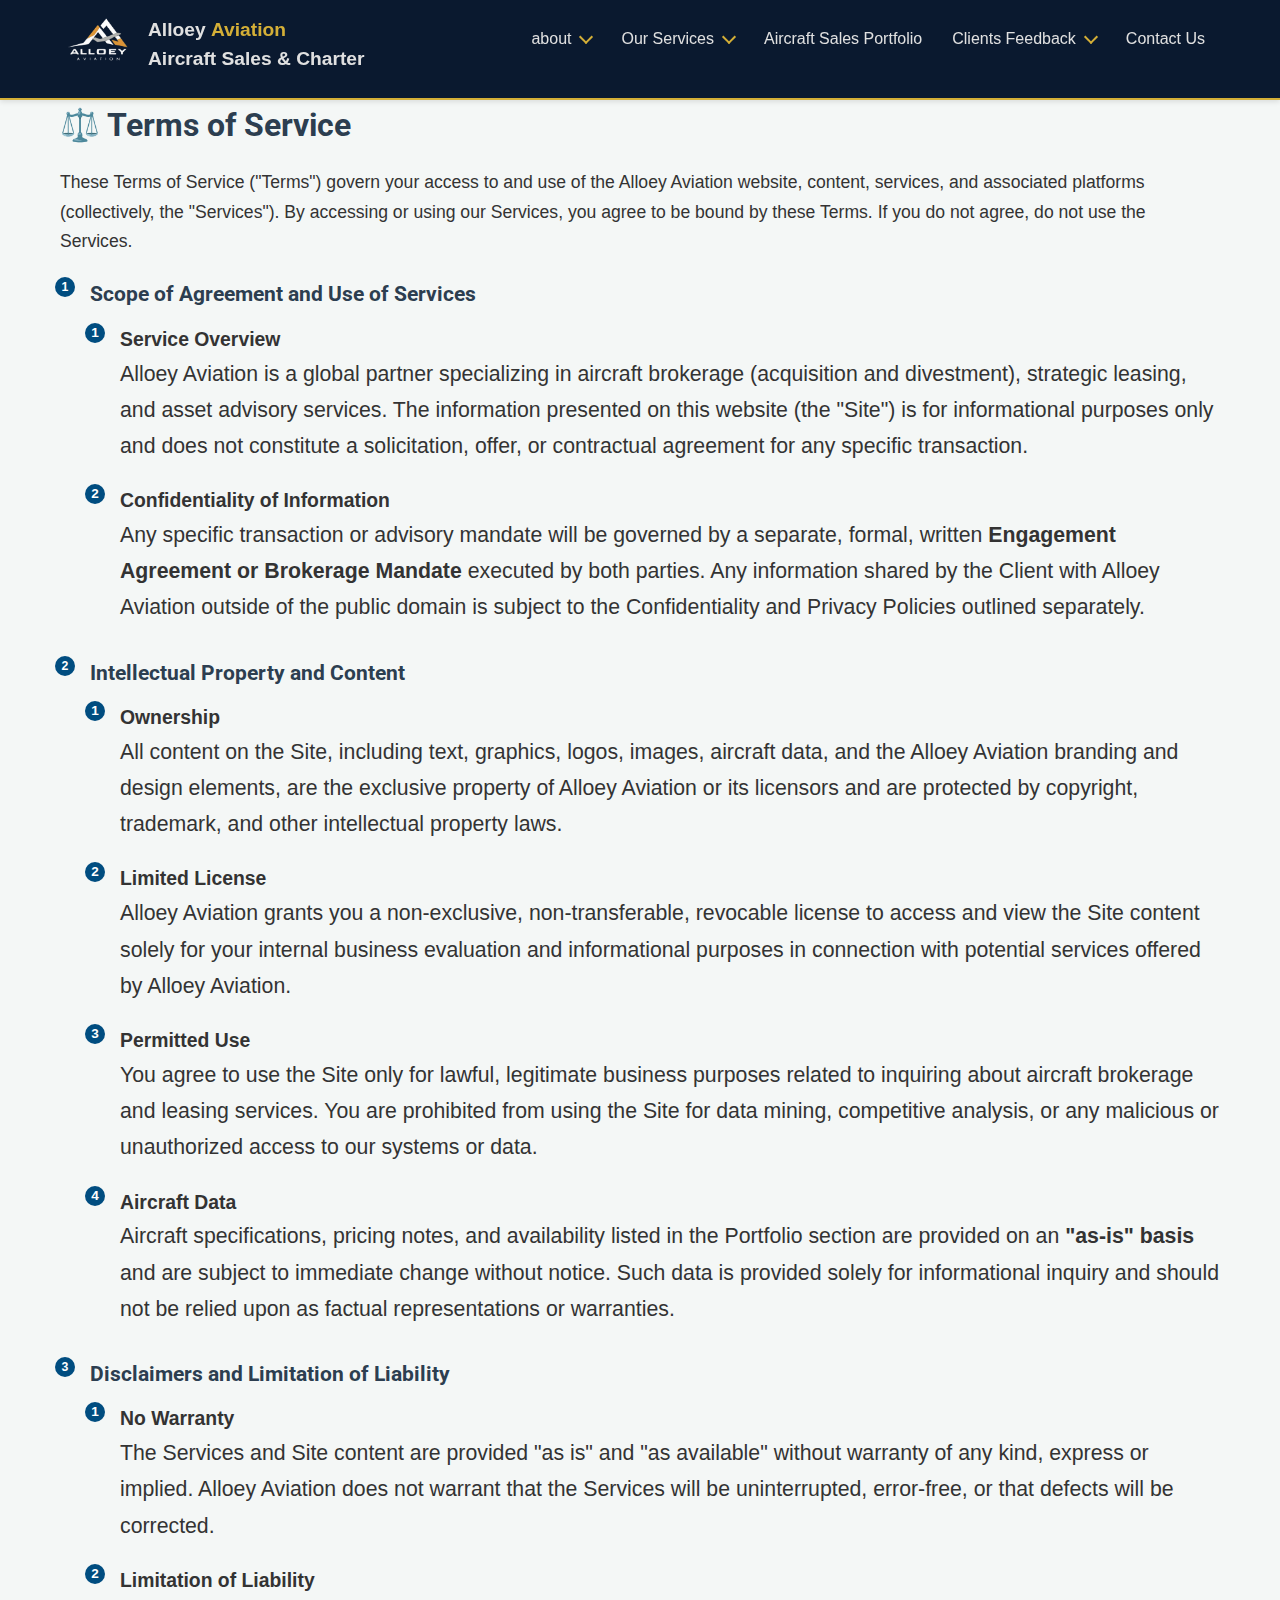
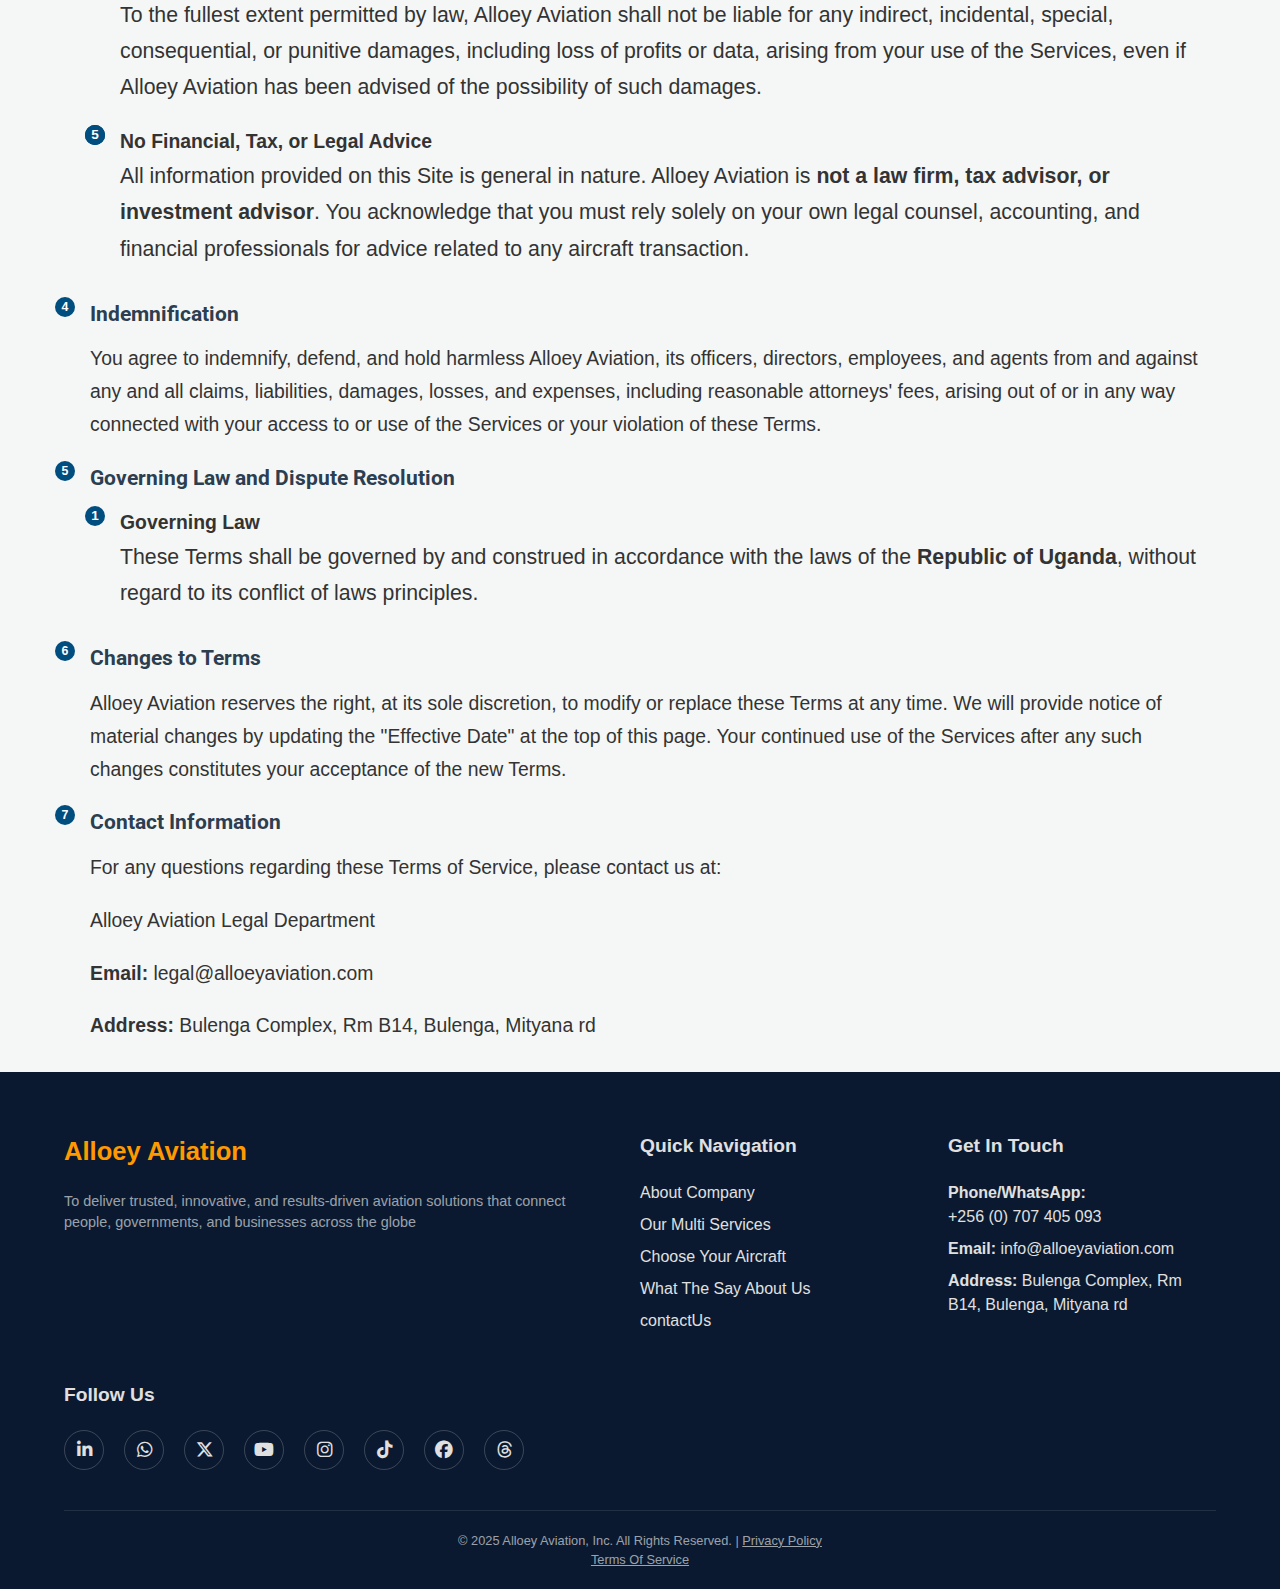
<file: terms_of_service/index.html>
<!DOCTYPE html>
<html lang="en">

<head>
    <meta charset="UTF-8">
    <meta name="viewport" content="width=device-width, initial-scale=1.0">
    <title>Aircraft Sales Portfolio Alloey Aviation</title>
    <link rel="icon" type="image/png" sizes="32x32" href="../assets/logos/Alloey_Aviaition_Logo_1.png">
    <link rel="apple-touch-icon" sizes="180x180" href="../assets/logos/Alloey_Aviaition_Logo_1.png">
    <link rel="stylesheet" href="../assets/font-awsome-7.1.0/css/all.min.css">
    <link rel="stylesheet" href="../assets/css/style.css">
    <link rel="stylesheet" href="../assets/css/text.css">
    <link rel="stylesheet" href="../assets/css/footer.css">
</head>

<body>

    <header class="main-header">
        <div class="container heading">
            <div class="logo">
                <a href="../">
                    <div class="c-logo-name">
                        <img src="../assets/logos/Alloey_Aviaition_Logo_3.png" alt="Alloey_viaition_Logo" width="80"
                            height="50">
                        <div class="c-name">
                            <span>Alloey <strong>Aviation</strong></span>
                            <p>Aircraft Sales & Charter</p>
                        </div>
                    </div>
                </a>
            </div>
            <nav class="nav-bar">
                <button class="menu-toggle" aria-expanded="false" aria-controls="menu-list">
                    <img src="../assets/icons/menu_41x41.svg" class="open-menu" alt="Menu Open">
                    <img src="../assets/icons/close_40x40.svg" class="close-menu" alt="Close Menu">
                </button>
                <ul class="nav-menu-list" id="menu-list">

                    <li class="nav-item">
                        <!-- <span class="nav-link has-dropdowna">about</span> -->
                        <a class="nav-link has-dropdown" href="../about">about</a>
                        <ul class="dropdown-menu">
                            <li><a href="../about/#about-company">About Company</a></li>
                            <li><a href="../about/#ceo-message">CEO Meassage</a></li>
                            <li><a href="../about/#mission-statement">Mission, Vision & Core Values</a></li>
                            <li><a href="../about/#working-mode">How We Work</a></li>
                            <li><a href="../about/#company-values">Company Values</a></li>
                            <li><a href="../about/#differentiators">Differentiators</a></li>
                            <li><a href="../about/#compliance">Compliance And Document Flow</a></li>
                            <li><a href="../about/#client-value">Client Value</a></li>
                            <li><a href="../about/#geographic-focus">Geographic Focus</a></li>
                        </ul>

                    </li>
                    <li class="nav-item">
                        <a class="nav-link has-dropdown" href="../services">Our Services</a>
                        <ul class="dropdown-menu">
                            <li><a href="../services/#executive-and-leisure">Executive & Leisure Charter Flights</a>
                            </li>
                            <li><a href="../services/#sales">Aircraft Sales & Acquisitions</a></li>
                            <li><a href="../services/#dry-lease">ACMI & Dry Lease</a></li>
                            <li><a href="../services/#hijja">Hajj & Seasonal Flight Support</a></li>
                            <li><a href="../services/#faith-based">Christian Faith-Based & Seasonal Support</a></li>
                            <li><a href="../services/#group-charter">Group Organised Charter Flights</a></li>
                            <li><a href="../services/#medical-evac">Emergency & Medical Evacuation Support</a></li>
                            <li><a href="../services/#government-and-commercial">Strategic Sourcing for Governments &
                                    Commercial Operators</a></li>
                        </ul>
                    </li>

                    <li class="nav-item">
                        <a class="nav-link" href="../aircraft_sales_portfolio">Aircraft Sales
                            Portfolio</a>
                    </li>


                    <li class="nav-item">
                        <a class="nav-link has-dropdown" href="../feedback">Clients Feedback</a>
                        <ul class="dropdown-menu">
                            <li><a href="../feedback/#clients-feedback">Clients Feedback</a></li>
                            <li><a href="../feedback/#lets-work-together">Let's Work Together</a></li>
                        </ul>

                    </li>

                    <li class="nav-item">
                        <a class="nav-link" href="../contactUs">Contact Us</a>
                    </li>

                </ul>
            </nav>
        </div>

    </header>

    <main>
        <div class="container">
            <h1>⚖️ Terms of Service</h1>
            <div class="text-block">
                <p>These Terms of Service ("Terms") govern your access to and use of the Alloey Aviation website,
                    content,
                    services, and associated platforms (collectively, the "Services"). By accessing or using our
                    Services,
                    you agree to be bound by these Terms. If you do not agree, do not use the Services.</p>

                <ol class="styled-list ordered">
                    <li>
                        <h3>Scope of Agreement and Use of Services</h3>
                        <ol class="styled-list ordered">
                            <li>
                                <div class="text-block">
                                    <h4>Service Overview</h4>
                                    <p>Alloey Aviation is a global partner specializing in aircraft brokerage
                                        (acquisition
                                        and
                                        divestment), strategic leasing, and asset advisory services. The information
                                        presented
                                        on this website (the "Site") is for informational purposes only and does not
                                        constitute
                                        a solicitation, offer, or contractual agreement for any specific transaction.
                                    </p>
                                </div>
                            </li>
                            <li>
                                <div class="text-block">
                                    <h4>Confidentiality of Information</h4>
                                    <p>Any specific transaction or advisory mandate will be governed by a separate,
                                        formal,
                                        written <b>Engagement Agreement or Brokerage Mandate</b> executed by both
                                        parties.
                                        Any
                                        information shared by the Client with Alloey Aviation outside of the public
                                        domain
                                        is
                                        subject to the Confidentiality and Privacy Policies outlined separately.</p>
                            </li>
                        </ol>
                    </li>
                    <li>
                        <div class="text-block">
                            <h3>Intellectual Property and Content</h3>
                            <ol class="styled-list ordered">
                                <li>
                                    <div class="text-block">
                                        <h4>Ownership</h4>
                                        <p>All content on the Site, including text, graphics, logos, images, aircraft
                                            data,
                                            and
                                            the
                                            Alloey Aviation branding and design elements, are the exclusive property of
                                            Alloey
                                            Aviation or its licensors and are protected by copyright, trademark, and
                                            other
                                            intellectual property laws.</p>
                                    </div>
                                </li>
                                <li>
                                    <div class="text-block">
                                        <h4>Limited License</h4>
                                        <p>Alloey Aviation grants you a non-exclusive, non-transferable, revocable
                                            license
                                            to
                                            access
                                            and view the Site content solely for your internal business evaluation and
                                            informational
                                            purposes in connection with potential services offered by Alloey Aviation.
                                        </p>
                                    </div>

                                <li>
                                    <div class="text-block">
                                        <h4>Permitted Use</h4>
                                        <p>You agree to use the Site only for lawful, legitimate business purposes
                                            related
                                            to
                                            inquiring about aircraft brokerage and leasing services. You are prohibited
                                            from
                                            using
                                            the Site for data mining, competitive analysis, or any malicious or
                                            unauthorized
                                            access
                                            to our systems or data.</p>
                                    </div>

                                </li>
                                <li>
                                    <div class="text-block">
                                        <h4>Aircraft Data</h4>
                                        <p>Aircraft specifications, pricing notes, and availability listed in the
                                            Portfolio
                                            section
                                            are provided on an <b>"as-is" basis</b> and are subject to immediate change
                                            without
                                            notice. Such data is provided solely for informational inquiry and should
                                            not be
                                            relied
                                            upon as factual representations or warranties.</p>
                                    </div>

                                </li>
                            </ol>
                        </div>

                    </li>
                    <li>
                        <div class="text-block">
                            <h3>Disclaimers and Limitation of Liability</h3>
                            <ol class="styled-list ordered">
                                <li>
                                    <div class="text-block">
                                        <h4>No Warranty</h4>
                                        <p>The Services and Site content are provided "as is" and "as available" without
                                            warranty of
                                            any kind, express or implied. Alloey Aviation does not warrant that the
                                            Services
                                            will be
                                            uninterrupted, error-free, or that defects will be corrected.</p>
                                    </div>

                                </li>
                                <li>
                                    <div class="text-block">
                                        <h4>Limitation of Liability</h4>
                                        <p>To the fullest extent permitted by law, Alloey Aviation shall not be liable
                                            for
                                            any
                                            indirect, incidental, special, consequential, or punitive damages, including
                                            loss of
                                            profits or data, arising from your use of the Services, even if Alloey
                                            Aviation
                                            has
                                            been
                                            advised of the possibility of such damages.</p>
                                    </div>
                                <li>
                                </li>
                                <li>
                                </li>
                                <li>
                                    <div class="text-block">
                                        <h4>No Financial, Tax, or Legal Advice</h4>
                                        <p>All information provided on this Site is general in nature. Alloey Aviation
                                            is
                                            <b>not
                                                a
                                                law firm, tax advisor, or investment advisor</b>. You acknowledge that
                                            you
                                            must
                                            rely
                                            solely on your own legal counsel, accounting, and financial professionals
                                            for
                                            advice
                                            related to any aircraft transaction.
                                        </p>
                                    </div>
                                </li>
                            </ol>
                        </div>

                    </li>
                    <li>
                        <div class="text-block">
                            <h3>Indemnification</h3>
                            <p>You agree to indemnify, defend, and hold harmless Alloey Aviation, its officers,
                                directors,
                                employees, and agents from and against any and all claims, liabilities, damages, losses,
                                and
                                expenses, including reasonable attorneys' fees, arising out of or in any way connected
                                with
                                your
                                access to or use of the Services or your violation of these Terms.</p>

                        </div>

                    </li>
                    <li>
                        <div class="text-block">
                            <h3>Governing Law and Dispute Resolution</h3>
                            <ol class="styled-list ordered">
                                <li>
                                    <h4>Governing Law</h4>
                                    <p>These Terms shall be governed by and construed in accordance with the laws of
                                        the
                                        <b>Republic of Uganda</b>, without regard to its conflict of laws principles.
                                    </p>
                                </li>
                            </ol>
                        </div>

                    </li>
                    <li>
                        <div class="text-block">
                            <h3>Changes to Terms</h3>
                            <p>Alloey Aviation reserves the right, at its sole discretion, to modify or replace these
                                Terms
                                at
                                any time. We will provide notice of material changes by updating the "Effective Date" at
                                the
                                top
                                of this page. Your continued use of the Services after any such changes constitutes your
                                acceptance of the new Terms.</p>
                        </div>

                    </li>
                    <li>
                        <div class="text-block">
                            <h3>Contact Information</h3>
                            <p>For any questions regarding these Terms of Service, please contact us at:</p>
                            <p>Alloey Aviation Legal Department</p>
                            <p><b>Email:</b> legal@alloeyaviation.com</p>
                            <p><b>Address: </b>Bulenga Complex, Rm B14, Bulenga, Mityana rd</p>
                        </div>
                    </li>
                </ol>

            </div>
        </div>
    </main>

    <footer class="main-footer">
        <div class="footer-grid-container">
            <div class="footer-brand">
                <h4 class="footer-logo">Alloey Aviation</h4>
                <p class="brand-mission">
                    To deliver trusted, innovative, and results-driven aviation
                    solutions that
                    connect people, governments, and businesses across the globe
                </p>
            </div>

            <div class="footer-links">
                <h4>Quick Navigation</h4>
                <ul>
                    <a href="../about">
                        <li>About Company</li>
                    </a>
                    <a href="../services">
                        <li>Our Multi Services</li>
                    </a>
                    <a href="../aircraft_sales_portfolio">
                        <li>Choose Your Aircraft</li>
                    </a>
                    <a href="../feedback">
                        <li>What The Say About Us</li>
                    </a>
                    <a href="../contactUs">
                        <li>contactUs</li>
                    </a>
                </ul>
            </div>
            <div class="footer-links">
                <h4>Get In Touch</h4>
                <ul>
                    <li><b>Phone/WhatsApp:</b>
                        <p>+256 (0) 707 405 093</p>
                    </li>
                    <li><b>Email:</b> info@alloeyaviation.com</li>
                    <li><b>Address: </b>Bulenga Complex, Rm B14, Bulenga, Mityana rd</li>
                    </li>
                </ul>
            </div>

            <div class="footer-contact-socials">
                <h4>Follow Us</h4>
                <div class="social-links">
                    <a href="https://www.linkedin.com/company/alloey-aviation/" aria-label="Alloey Aviation on LinkedIn"
                        class="social-icon">
                        <i class="fab fa-linkedin-in icon"></i>
                    </a>
                    <a href="https://wa.me/256707405093" aria-label="Alloey Aviation on WhatsApp" class="social-icon">
                        <i class="fab fa-whatsapp icon"></i>
                    </a>
                    <a href="https://x.com/AlloeyCephas?t=XxHCclIFXEWEeS_3tt09Lg&s=09"
                        aria-label="Alloey Aviation on X (Twitter)" class="social-icon">
                        <i class="fab fa-x-twitter icon"></i>
                    </a>
                    <a href="https://youtube.com/alloeyaviationchannel" aria-label="Alloey Aviation YouTube"
                        class="social-icon">
                        <i class="fab fa-youtube icon"></i>
                    </a>
                    <a href="https://www.instagram.com/privatejetsbusiness?igsh=MXRwZnIwamVvZ2RpMA=="
                        aria-label="Alloey Aviation on Instagram" class="social-icon">
                        <i class="fab fa-instagram icon"></i>
                    </a>
                    <a href="https://www.tiktok.com/@private.jets.business?_t=8pm7bTOgBpl&_r=1"
                        aria-label="Alloey Aviation on TikTok" class="social-icon">
                        <i class="fab fa-tiktok icon"></i>
                    </a>
                    <a href="https://www.facebook.com/profile.php?id=61565191374585"
                        aria-label="Alloey Aviation on Facebook" class="social-icon">
                        <i class="fab fa-facebook icon"></i>
                    </a>
                    <a href="https://www.threads.net/@privatejetsbusiness?xmt=AQGz-zbAKLvPt29K0k8GFp2lsmZpDT2ATWzSw31evR8-QQE"
                        aria-label="Alloey Aviation on Threads" class="social-icon">
                        <i class="fab fa-threads icon"></i>
                    </a>
                </div>
            </div>
        </div>

        <div class="footer-bottom-bar">
            <p>&copy; 2025 Alloey Aviation, Inc. All Rights Reserved. | <a href="../privacy_policy"><span>Privacy
                        Policy</span></a></p>
            <a href="../terms_of_service"><span>Terms Of Service</span></a>
        </div>
    </footer>
    <script src="../assets/js/nav-menu.js" defer></script>

</body>

</html>
</file>
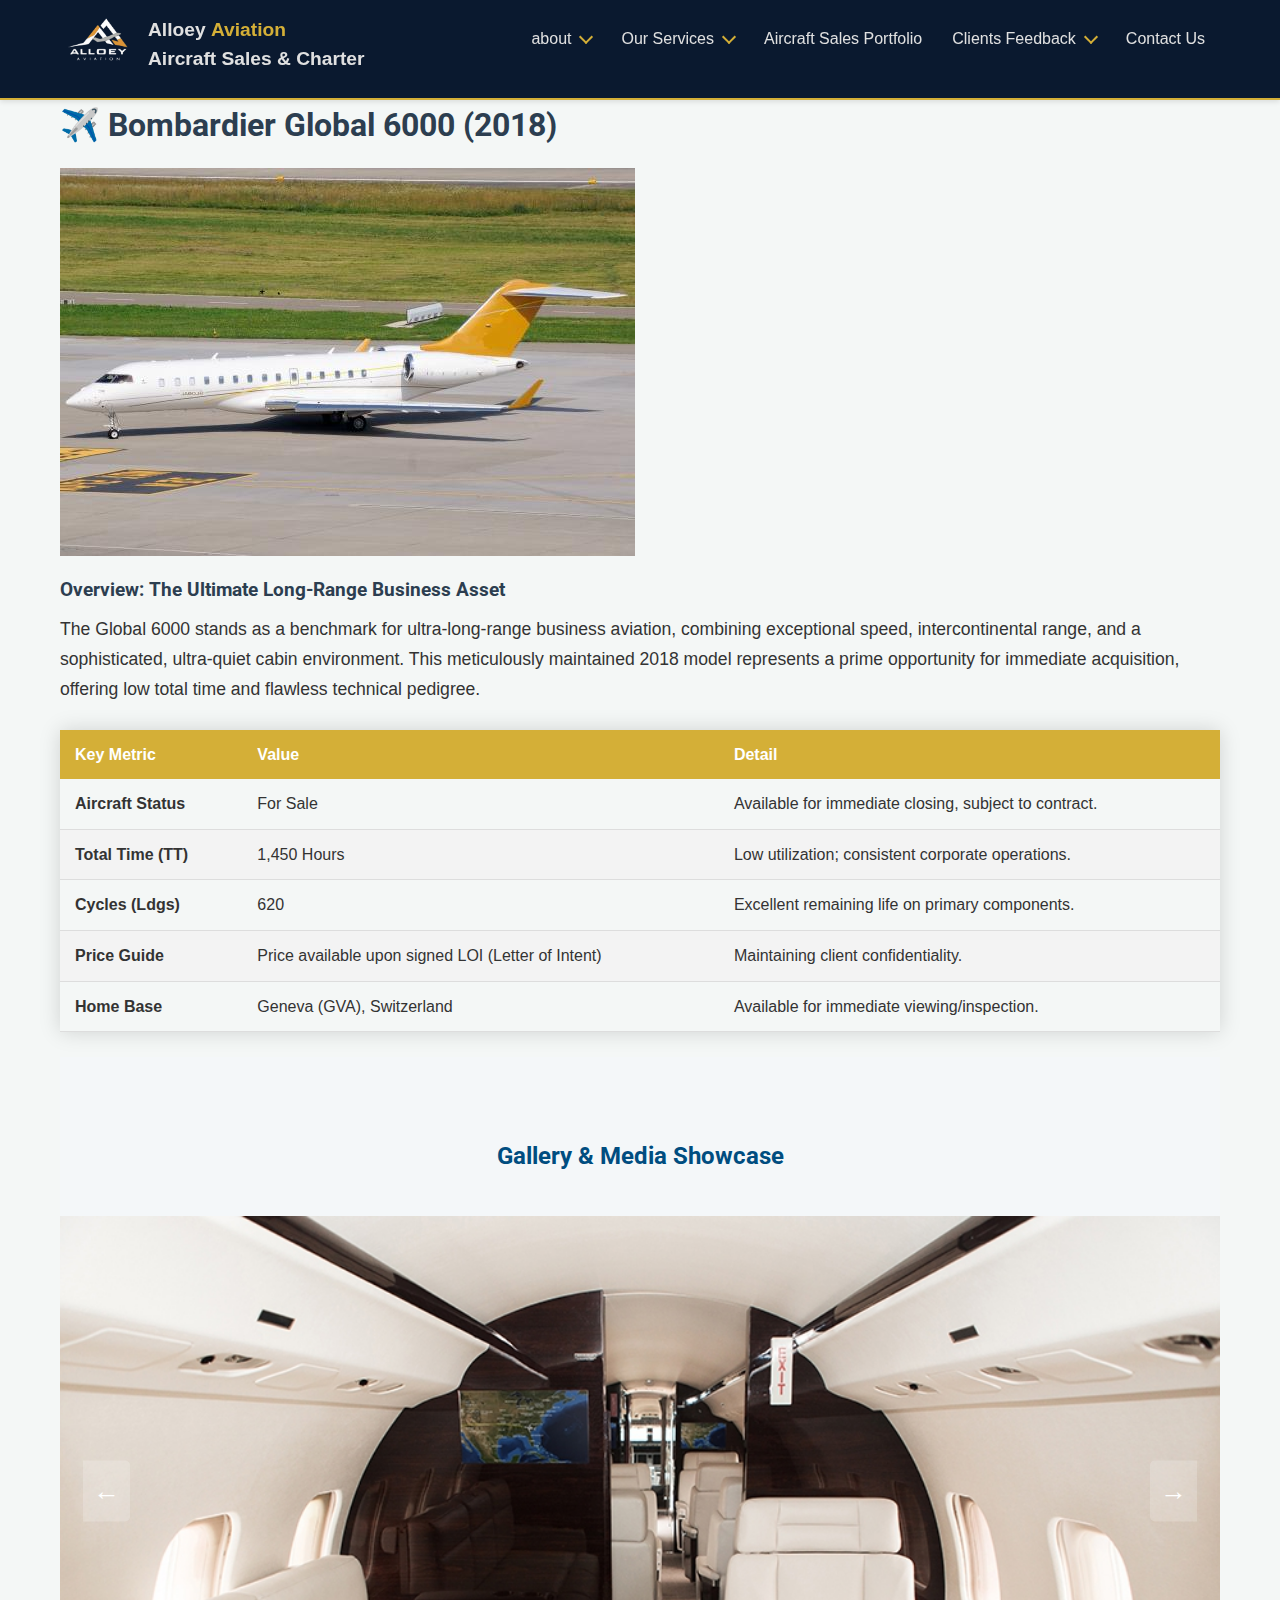
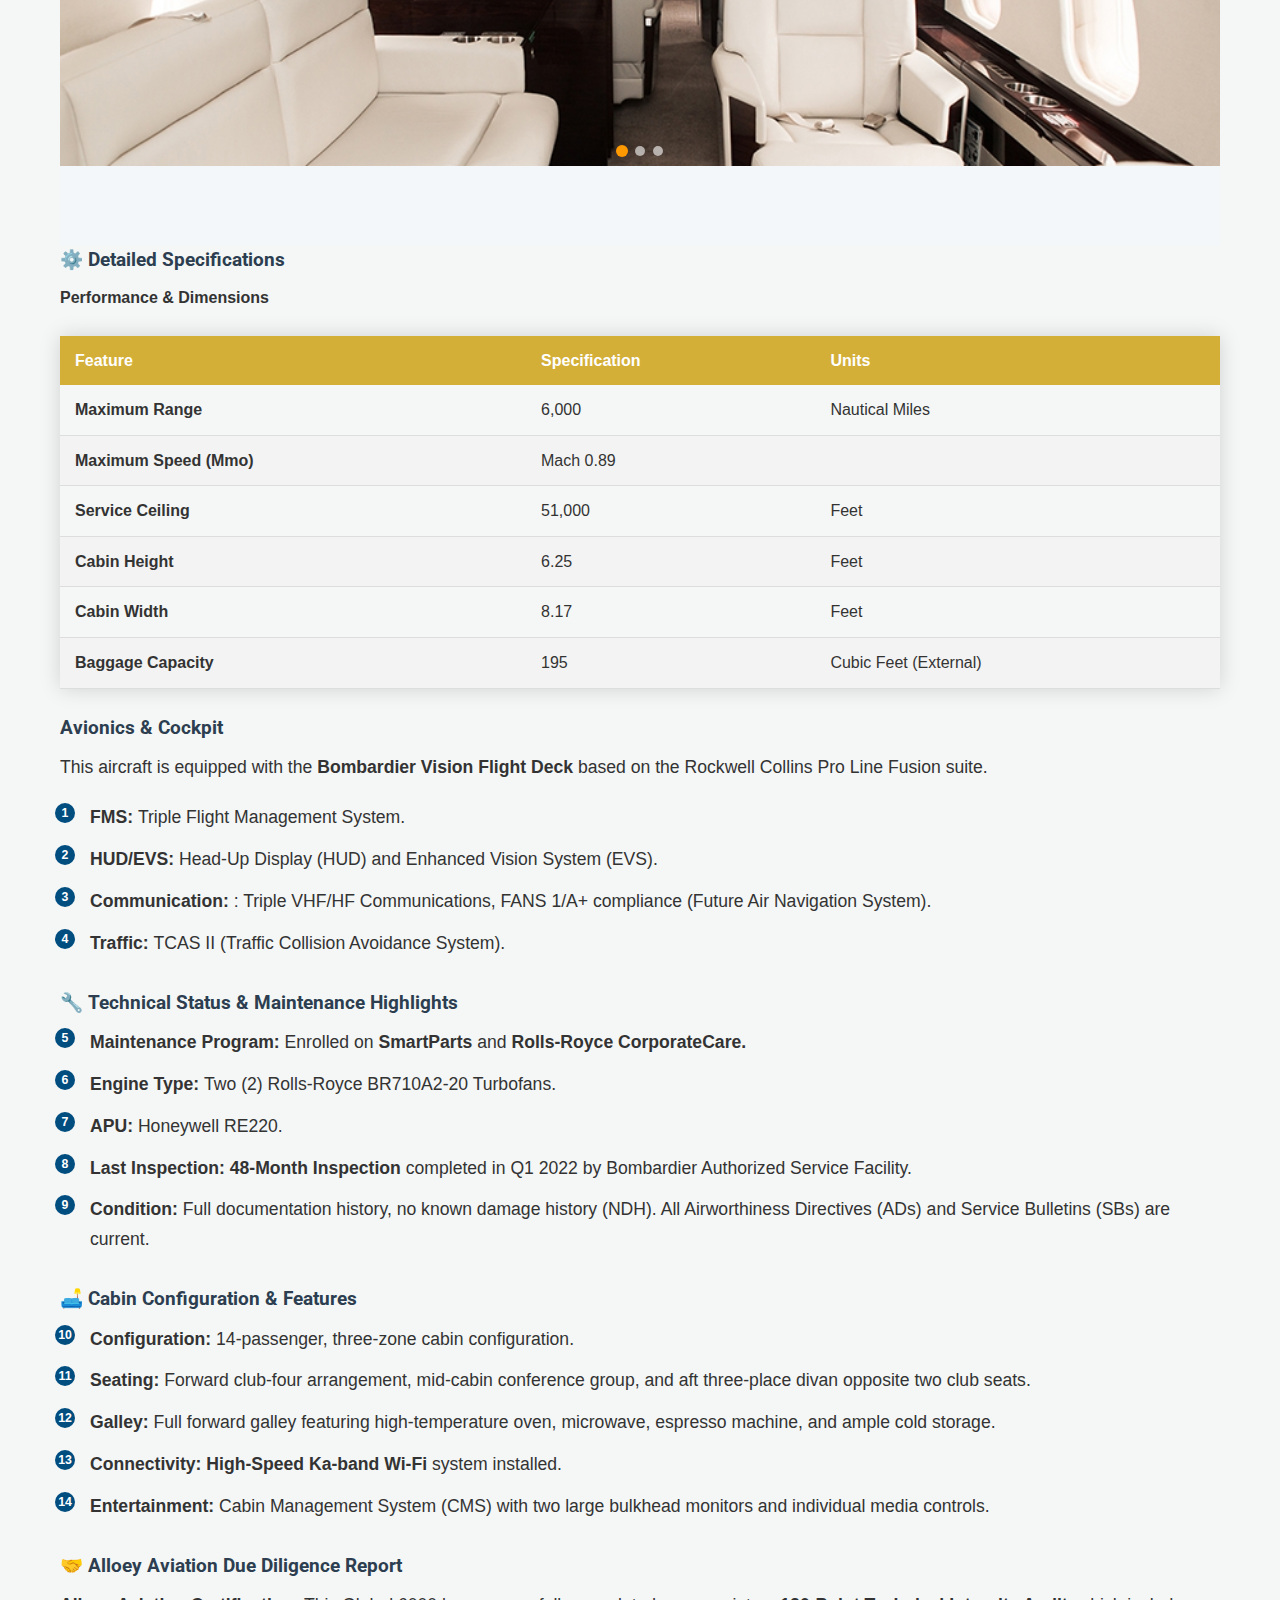
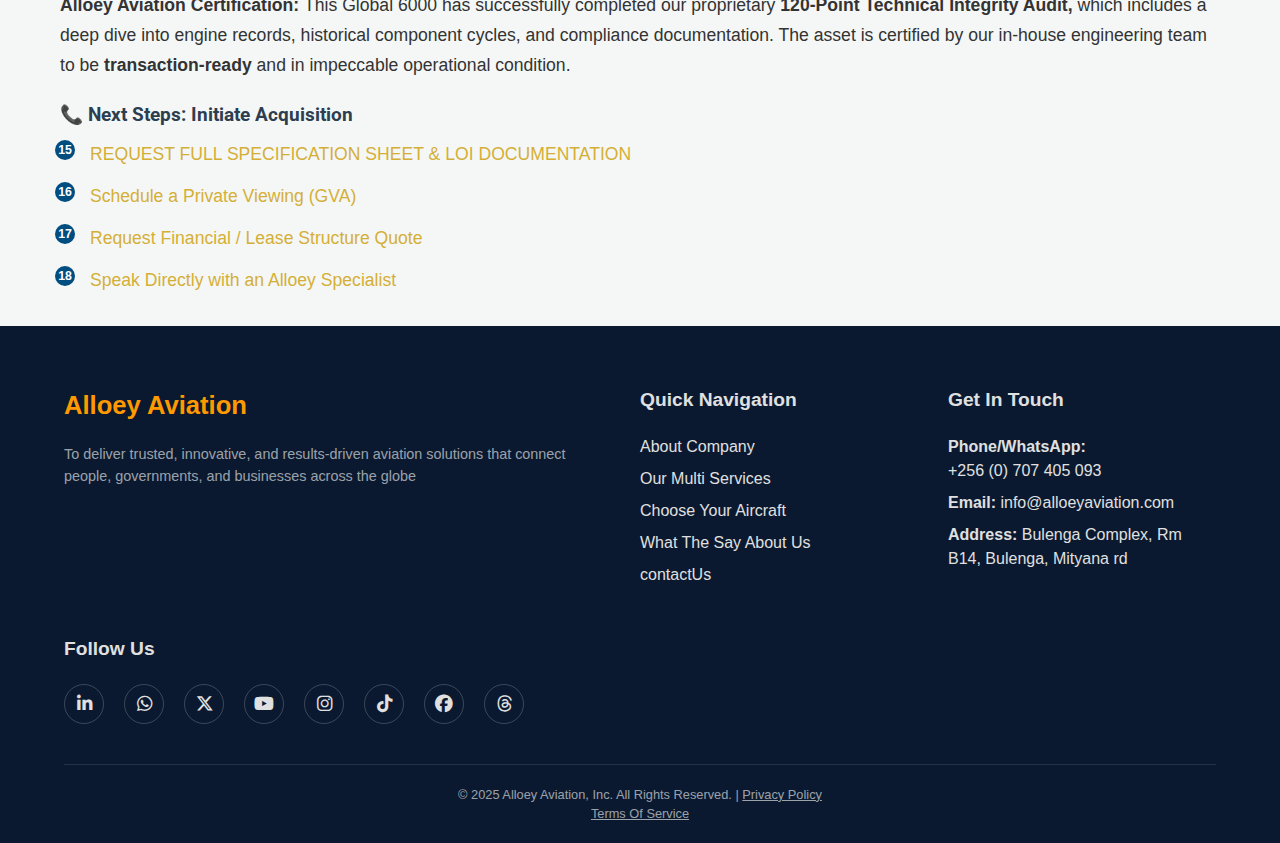
<file: details/Bombardier Global 6000 (2018)/index.html>
<!DOCTYPE html>
<html lang="en">

<head>
    <meta charset="UTF-8">
    <meta name="viewport" content="width=device-width, initial-scale=1.0">
    <title>Bombardier_Global_6000 Alloey Aviation</title>
    <link rel="icon" type="image/png" sizes="32x32" href="../../assets/logos/Alloey_Aviaition_Logo_1.png">
    <link rel="apple-touch-icon" sizes="180x180" href="../../assets/logos/Alloey_Aviaition_Logo_1.png">
    <link rel="stylesheet" href="../../assets/font-awsome-7.1.0/css/all.min.css">
    <link rel="stylesheet" href="../../assets/css/style.css">
    <link rel="stylesheet" href="../../assets/css/tables.css">
    <link rel="stylesheet" href="../../assets/css/text.css">
    <link rel="stylesheet" href="../../assets/css/carousel.css">
    <link rel="stylesheet" href="../../assets/css/footer.css">
</head>

<body>

    <header class="main-header">
        <div class="container heading">
            <div class="logo">
                <a href="../../">
                    <div class="c-logo-name">
                        <img src="../../assets/logos/Alloey_Aviaition_Logo_3.png" alt="Alloey_viaition_Logo" width="80"
                            height="50">
                        <div class="c-name">
                            <span>Alloey <strong>Aviation</strong></span>
                            <p>Aircraft Sales & Charter</p>
                        </div>
                    </div>
                </a>
            </div>
            <nav class="nav-bar">
                <button class="menu-toggle" aria-expanded="false" aria-controls="menu-list">
                    <img src="../../assets/icons/menu_41x41.svg" class="open-menu" alt="Menu Open">
                    <img src="../../assets/icons/close_40x40.svg" class="close-menu" alt="Close Menu">
                </button>
                <ul class="nav-menu-list" id="menu-list">

                    <li class="nav-item">
                        <!-- <span class="nav-link has-dropdowna">about</span> -->
                        <a class="nav-link has-dropdown" href="../../about">about</a>
                        <ul class="dropdown-menu">
                            <li><a href="../../about/#about-company">About Company</a></li>
                            <li><a href="../../about/#ceo-message">CEO Meassage</a></li>
                            <li><a href="../../about/#mission-statement">Mission, Vision & Core Values</a></li>
                            <li><a href="../../about/#working-mode">How We Work</a></li>
                            <li><a href="../../about/#company-values">Company Values</a></li>
                            <li><a href="../../about/#differentiators">Differentiators</a></li>
                            <li><a href="../../about/#compliance">Compliance And Document Flow</a></li>
                            <li><a href="../../about/#client-value">Client Value</a></li>
                            <li><a href="../../about/#geographic-focus">Geographic Focus</a></li>
                        </ul>

                    </li>
                    <li class="nav-item">
                        <a class="nav-link has-dropdown" href="../../services">Our Services</a>
                        <ul class="dropdown-menu">
                            <li><a href="../../services/#executive-and-leisure">Executive & Leisure Charter Flights</a>
                            </li>
                            <li><a href="../../services/#sales">Aircraft Sales & Acquisitions</a></li>
                            <li><a href="../../services/#dry-lease">ACMI & Dry Lease</a></li>
                            <li><a href="../../services/#hijja">Hajj & Seasonal Flight Support</a></li>
                            <li><a href="../../services/#faith-based">Christian Faith-Based & Seasonal Support</a></li>
                            <li><a href="../../services/#group-charter">Group Organised Charter Flights</a></li>
                            <li><a href="../../services/#medical-evac">Emergency & Medical Evacuation Support</a></li>
                            <li><a href="../../services/#government-and-commercial">Strategic Sourcing for Governments &
                                    Commercial Operators</a></li>
                        </ul>
                    </li>

                    <li class="nav-item">
                        <a class="nav-link" href="../../aircraft_sales_portfolio">Aircraft Sales
                            Portfolio</a>
                    </li>


                    <li class="nav-item">
                        <a class="nav-link has-dropdown" href="../../feedback">Clients Feedback</a>
                        <ul class="dropdown-menu">
                            <li><a href="../../feedback/#clients-feedback">Clients Feedback</a></li>
                            <li><a href="../../feedback/#lets-work-together">Let's Work Together</a></li>
                        </ul>

                    </li>

                    <li class="nav-item">
                        <a class="nav-link" href="../../contactUs">Contact Us</a>
                    </li>

                </ul>
            </nav>
        </div>

    </header>

    <main>
        <div class="container">
            <h1>✈️ Bombardier Global 6000 (2018)</h1>
            <img src="../../assets/images/Bombardier_Global_6000.jpg" alt="customer_Feedback_graphic">
            <div class="text-block">
                <h3>Overview: The Ultimate Long-Range Business Asset</h3>
                <p>The Global 6000 stands as a benchmark for ultra-long-range business aviation, combining exceptional
                    speed, intercontinental range, and a sophisticated, ultra-quiet cabin environment. This meticulously
                    maintained 2018 model represents a prime opportunity for immediate acquisition, offering low total
                    time
                    and flawless technical pedigree.</p>
            </div>


            <table>
                <thead>
                    <tr>
                        <th><b>Key Metric</b></th>
                        <th><b>Value</b></th>
                        <th><b>Detail</b></th>
                    </tr>
                </thead>
                <tbody>
                    <tr>
                        <td><b>Aircraft Status</b></td>
                        <td>For Sale</td>
                        <td>Available for immediate closing, subject to contract.</td>
                    </tr>
                    <tr>
                        <td><b>Total Time (TT)</b></td>
                        <td>1,450 Hours</td>
                        <td>Low utilization; consistent corporate operations.</td>
                    </tr>
                    <tr>
                        <td><b>Cycles (Ldgs)</b></td>
                        <td>620</td>
                        <td>Excellent remaining life on primary components.</td>
                    </tr>
                    <tr>
                        <td><b>Price Guide</b></td>
                        <td>Price available upon signed LOI (Letter of Intent)</td>
                        <td>Maintaining client confidentiality.</td>
                    </tr>
                    <tr>
                        <td><b>Home Base</b></td>
                        <td>Geneva (GVA), Switzerland</td>
                        <td>Available for immediate viewing/inspection.</td>
                    </tr>
                </tbody>
            </table>

            <section id="gallery" class="section carousel-section">
                <h2>Gallery & Media Showcase</h2>

                <div class="carousel-container">

                    <div class="carousel-track">

                        <div class="carousel-slide active">
                            <img src="../../assets/images/Bombardier_Global_6000_interior_1.jpg"
                                alt="Bombardier_Global_6000_interior_1">
                            <div class="slide-caption">Bombardier_Global_6000 Interior_1</div>
                        </div>

                        <div class="carousel-slide">
                            <img src="../../assets/images/Bombardier_Global_6000_interior_2.jpg"
                                alt="Bombardier_Global_6000_interior_2">
                            <div class="slide-caption">Bombardier_Global_6000 Interior_2</div>
                        </div>

                        <div class="carousel-slide">
                            <img src="../../assets/images/Bombardier_Global_6000_interior_3.jpg"
                                alt="Bombardier_Global_6000_interior_3">
                            <div class="slide-caption">Bombardier_Global_6000 Interior_3</div>
                        </div>

                    </div>

                    <button class="carousel-control prev-button" aria-label="Previous Slide">
                        <span class="arrow-icon">←</span>
                    </button>
                    <button class="carousel-control next-button" aria-label="Next Slide">
                        <span class="arrow-icon">→</span>
                    </button>

                    <div class="carousel-pagination">
                    </div>

                </div>
            </section>
            <!-- <h4>Exterior View</h4>
            <h4>Cabin View</h4>
            <h4>Cockpit View</h4> -->
            <!-- <h4>Video Tour</h4> -->

            <h3>⚙️ Detailed Specifications</h3>
            <h4>Performance & Dimensions</h4>
            <table>
                <thead>
                    <tr>
                        <th><b>Feature</b></th>
                        <th><b>Specification</b></th>
                        <th><b>Units</b></th>
                    </tr>
                </thead>
                <tbody>
                    <tr>
                        <td><b>Maximum Range</b></td>
                        <td>6,000</td>
                        <td>Nautical Miles</td>
                    </tr>
                    <tr>
                        <td><b>Maximum Speed (Mmo)</b></td>
                        <td>Mach 0.89</td>
                        <td></td>
                    </tr>
                    <tr>
                        <td><b>Service Ceiling</b></td>
                        <td>51,000</td>
                        <td>Feet</td>
                    </tr>
                    <tr>
                        <td><b>Cabin Height</b></td>
                        <td>6.25</td>
                        <td>Feet</td>
                    </tr>
                    <tr>
                        <td><b>Cabin Width</b></td>
                        <td>8.17</td>
                        <td>Feet</td>
                    </tr>
                    <tr>
                        <td><b>Baggage Capacity</b></td>
                        <td>195</td>
                        <td>Cubic Feet (External)</td>
                    </tr>
                </tbody>
            </table>

            <ol class="styled-list ordered">
                <div class="text-block">
                    <h3>Avionics & Cockpit</h3>
                    <p>This aircraft is equipped with the <b>Bombardier Vision Flight Deck</b> based on the Rockwell
                        Collins
                        Pro
                        Line Fusion suite.</p>

                    <ul class="styled-list un-ordered">
                        <li><b>FMS: </b>Triple Flight Management System.</li>
                        <li><b>HUD/EVS: </b>Head-Up Display (HUD) and Enhanced Vision System (EVS).</li>
                        <li><b>Communication: </b>: Triple VHF/HF Communications, FANS 1/A+ compliance (Future Air
                            Navigation
                            System).</li>
                        <li><b>Traffic: </b>TCAS II (Traffic Collision Avoidance System).</li>
                    </ul>
                </div>

                <div class="text-block">
                    <h3>🔧 Technical Status & Maintenance Highlights</h3>
                    <ul class="styled-list un-ordered">
                        <li><b>Maintenance Program: </b>Enrolled on <b>SmartParts</b> and <b>Rolls-Royce
                                CorporateCare.</b>
                        </li>
                        <li><b>Engine Type: </b>Two (2) Rolls-Royce BR710A2-20 Turbofans.</li>
                        <li><b>APU: </b>Honeywell RE220.</li>
                        <li><b>Last Inspection: 48-Month Inspection </b>completed in Q1 2022 by Bombardier Authorized
                            Service
                            Facility.</li>
                        <li><b>Condition: </b>Full documentation history, no known damage history (NDH). All
                            Airworthiness
                            Directives (ADs) and Service Bulletins (SBs) are current.</li>
                    </ul>
                </div>


                <div class="text-block">
                    <h3>🛋️ Cabin Configuration & Features</h3>
                    <ul class="styled-list un-ordered">
                        <li><b>Configuration: </b>14-passenger, three-zone cabin configuration.</li>
                        <li><b>Seating: </b>Forward club-four arrangement, mid-cabin conference group, and aft
                            three-place
                            divan
                            opposite two club seats.</li>
                        <li><b>Galley: </b>Full forward galley featuring high-temperature oven, microwave, espresso
                            machine,
                            and
                            ample cold storage.</li>
                        <li><b>Connectivity: High-Speed Ka-band Wi-Fi </b>system installed.</li>
                        <li><b>Entertainment: </b>Cabin Management System (CMS) with two large bulkhead monitors and
                            individual
                            media controls.</li>
                    </ul>

                </div>

                <div class="text-block">
                    <h3>🤝 Alloey Aviation Due Diligence Report</h3>
                    <p><b>Alloey Aviation Certification: </b>This Global 6000 has successfully completed our proprietary
                        <b>120-Point Technical Integrity Audit,</b> which includes a deep dive into engine records,
                        historical
                        component cycles, and compliance documentation. The asset is certified by our in-house
                        engineering
                        team to be <b>transaction-ready</b> and in impeccable operational condition.
                    </p>
                </div>

                <div class="text-block">
                    <h3>📞 Next Steps: Initiate Acquisition</h3>
                    <ul class="styled-list un-ordered">
                        <li><a href="../../contactUs/#contactUs-form">REQUEST FULL SPECIFICATION SHEET & LOI
                                DOCUMENTATION</a>
                        </li>
                        <li><a href="../../contactUs/#contactUs-form">Schedule a Private Viewing (GVA)</a></li>
                        <li><a href="../../contactUs/#contactUs-form">Request Financial / Lease Structure Quote</a></li>
                        <li><a href="../../contactUs">Speak Directly with an Alloey Specialist</a></li>
                    </ul>
                </div>
            </ol>

        </div>
    </main>

    <footer class="main-footer">
        <div class="footer-grid-container">
            <div class="footer-brand">
                <h4 class="footer-logo">Alloey Aviation</h4>
                <p class="brand-mission">
                    To deliver trusted, innovative, and results-driven aviation
                    solutions that
                    connect people, governments, and businesses across the globe
                </p>
            </div>

            <div class="footer-links">
                <h4>Quick Navigation</h4>
                <ul>
                    <a href="../../about">
                        <li>About Company</li>
                    </a>
                    <a href="../../services">
                        <li>Our Multi Services</li>
                    </a>
                    <a href="../../aircraft_sales_portfolio">
                        <li>Choose Your Aircraft</li>
                    </a>
                    <a href="../../feedback">
                        <li>What The Say About Us</li>
                    </a>
                    <a href="../../contactUs">
                        <li>contactUs</li>
                    </a>
                </ul>
            </div>
            <div class="footer-links">
                <h4>Get In Touch</h4>
                <ul>
                    <li><b>Phone/WhatsApp:</b>
                        <p>+256 (0) 707 405 093</p>
                    </li>
                    <li><b>Email:</b> info@alloeyaviation.com</li>
                    <li><b>Address: </b>Bulenga Complex, Rm B14, Bulenga, Mityana rd</li>
                    </li>
                </ul>
            </div>

            <div class="footer-contact-socials">
                <h4>Follow Us</h4>
                <div class="social-links">
                    <a href="https://www.linkedin.com/company/alloey-aviation/" aria-label="Alloey Aviation on LinkedIn"
                        class="social-icon">
                        <i class="fab fa-linkedin-in icon"></i>
                    </a>
                    <a href="https://wa.me/256707405093" aria-label="Alloey Aviation on WhatsApp" class="social-icon">
                        <i class="fab fa-whatsapp icon"></i>
                    </a>
                    <a href="https://x.com/AlloeyCephas?t=XxHCclIFXEWEeS_3tt09Lg&s=09"
                        aria-label="Alloey Aviation on X (Twitter)" class="social-icon">
                        <i class="fab fa-x-twitter icon"></i>
                    </a>
                    <a href="https://youtube.com/alloeyaviationchannel" aria-label="Alloey Aviation YouTube"
                        class="social-icon">
                        <i class="fab fa-youtube icon"></i>
                    </a>
                    <a href="https://www.instagram.com/privatejetsbusiness?igsh=MXRwZnIwamVvZ2RpMA=="
                        aria-label="Alloey Aviation on Instagram" class="social-icon">
                        <i class="fab fa-instagram icon"></i>
                    </a>
                    <a href="https://www.tiktok.com/@private.jets.business?_t=8pm7bTOgBpl&_r=1"
                        aria-label="Alloey Aviation on TikTok" class="social-icon">
                        <i class="fab fa-tiktok icon"></i>
                    </a>
                    <a href="https://www.facebook.com/profile.php?id=61565191374585"
                        aria-label="Alloey Aviation on Facebook" class="social-icon">
                        <i class="fab fa-facebook icon"></i>
                    </a>
                    <a href="https://www.threads.net/@privatejetsbusiness?xmt=AQGz-zbAKLvPt29K0k8GFp2lsmZpDT2ATWzSw31evR8-QQE"
                        aria-label="Alloey Aviation on Threads" class="social-icon">
                        <i class="fab fa-threads icon"></i>
                    </a>
                </div>
            </div>
        </div>

        <div class="footer-bottom-bar">
            <p>&copy; 2025 Alloey Aviation, Inc. All Rights Reserved. | <a href="../../privacy_policy"><span>Privacy
                        Policy</span></a></p>
            <a href="../../terms_of_service"><span>Terms Of Service</span></a>
        </div>
    </footer>
    <script src="../../assets/js/nav-menu.js" defer></script>
    <script src="../../assets/js/carousel.js" defer></script>

</body>

</html>
</file>
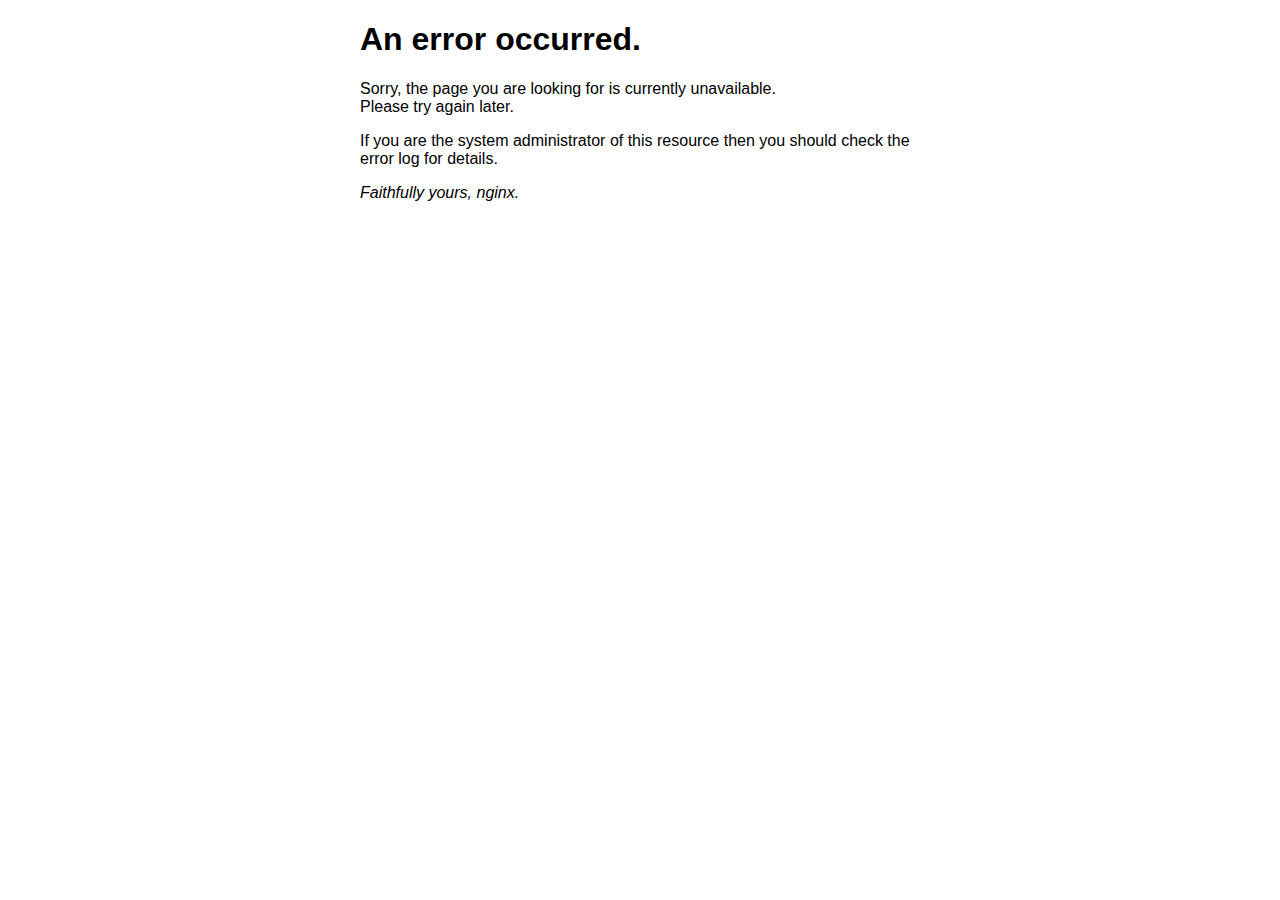
<file: 50x.html>
<!DOCTYPE html>
<html>

<head>
    <title>Error</title>
    <style>
        html {
            color-scheme: light dark;
        }

        body {
            width: 35em;
            margin: 0 auto;
            font-family: Tahoma, Verdana, Arial, sans-serif;
        }
    </style>
</head>

<body>
    <h1>An error occurred.</h1>
    <p>Sorry, the page you are looking for is currently unavailable.<br />
        Please try again later.</p>
    <p>If you are the system administrator of this resource then you should check
        the error log for details.</p>
    <p><em>Faithfully yours, nginx.</em></p>
</body>

</html>
</file>
<file: assets/css/style.css>
@font-face {
    font-family: 'Roboto';
    src: url('../fonts/Roboto-VariableFont_wdth\,wght.ttf');
    font-style: normal;
    font-display: swap;
}

@font-face {
    font-family: 'Open Sans Regular';
    src: url('../fonts/OpenSans-VariableFont_wdth\,wght.ttf');
    font-style: normal;
    font-display: swap;
}

@font-face {
    font-family: 'Open Sans Bold';
    src: url('../fonts/OpenSans-VariableFont_wdth\,wght.ttf');
    font-style: normal;
    font-display: swap;
}

/* ================================================= */
/* 1. Global Reset and Variables */
/* ================================================= */
:root {
    --primary-color: #004d80;
    /* Deep Aviation Blue */
    --accent-color: #ff9900;
    /* Bright Orange/Amber */
    --footer-bg: #111111;
    /* Very dark charcoal/black */
    --icon-color: #e0e0e0;
    /* Off-white for readability */
    --color-dark: #2c3e50;
    /* Dark Blue/Charcoal (Professionalism) */
    --color-light: #f4f6f9;
    /* Off-White/Light Gray (Cleanliness) */
    --color-text: #333;
    --primary-dark: #0a192f;
    /* Deepest Navy */
    --primary-med: #112240;
    /* Slightly Lighter Navy */
    --accent-gold: #d4af37;
    /* Metallic Gold */
    --accent-gold-dark: #746312;
    /* Darker Gold */
    --accent-gold-light: #efeadb;
    /* Lighter Gold */
    --text-light: #e6f1ff;
    /* Off-white text */
    --text-dark: #495670;
    /* Slate gray for body text */
    --bg-light: #f4f7f6;
    /* Light section background */
    --header-height: 80px;
    /* Using a robust system font stack for performance and cleanliness */
    --font-stack: 'Helvetica Neue', Helvetica, Arial, sans-serif;




    --font-heading: 'Roboto', sans-serif;
    --font-body: 'Open Sans', sans-serif;
}

/* html {
    scroll-behavior: smooth;
} */

* {
    margin: 0;
    padding: 0;
    box-sizing: border-box;
}

body {
    font-family: var(--font-body);
    line-height: 1.6;
    color: var(--color-text);
    background-color: var(--bg-light);

}

h1,
h2,
h3 {
    font-family: var(--font-heading);
    color: var(--color-dark);
    margin-bottom: 0.5em;
}

a {
    text-decoration: none;
    color: var(--accent-gold);
    cursor: pointer;
}

img {
    /* 1. Ensure the image never exceeds its container width */
    max-width: 100%;
    /* 2. Maintain aspect ratio when scaling */
    height: auto;

    display: block;
    margin-bottom: 20px;
}

/* ================================================= */
/* 2. Header and Navigation (from Footer structure) */
/* ================================================= */

header {
    background-color: var(--primary-dark);
    color: var(--color-light);
    height: var(--header-hieght);
    padding: 1em 0;
    box-shadow: 0 2px 5px rgba(0, 0, 0, 0.1);
    border-bottom: 2px solid var(--accent-gold);
    position: sticky;
    top: 0;
    z-index: 1000;
}

.container {
    max-width: 75rem;
    margin: 0 auto;
    padding: 0 1.25rem;
}



.heading {
    display: flex;
    justify-content: space-between;
}

.c-logo-name {
    display: flex;
    justify-content: space-between;
}

.c-name {
    height: 50px;
    line-height: 1.5;
    margin-left: .5rem;
    font-size: 1.2em;
    font-weight: bold;
    color: var(--text-light);
}

.c-name strong {
    color: var(--accent-gold);
}

.logo a {
    text-decoration: none;
}

nav ul {
    display: flex;
    justify-content: space-between;
    align-items: center;
    list-style: none;
}

.nav-item {
    position: relative;
}

nav ul a {
    color: var(--color-light);
    text-decoration: none;
    padding: 0.5em 1em;
    transition: color 0.3s;
}

.nav-link {
    padding: 10px 15px;
    text-decoration: none;
    color: var(--text-light);
    font-weight: 500;
    transition: background .3s;
    cursor: pointer;
}

.nav-link:hover {
    background-color: #34495e;
    color: var(--accent-gold);
}

.has-dropdown {
    display: flex;
    align-items: center;
}

.has-dropdown::after {
    content: "";
    display: inline-block;


    width: 8px;
    height: 8px;
    border-right: 2px solid var(--accent-gold);
    border-bottom: 2px solid var(--accent-gold);


    margin-left: 10px;
    margin-bottom: 3px;


    transform: rotate(45deg);
    transition: transform .3s ease;
}

.has-dropdown::after:hover {
    transform: rotate(-135deg);
}

.dropdown-menu {

    /* display: none; */


    position: absolute;
    top: 100%;
    left: 0;
    width: 240px;
    background-color: var(--primary-med);
    border-radius: 0 0 4px 4px;
    box-shadow: 0 10px 30px -15px rgba(2, 12, 27, 0.7);
    border-top: 2px solid var(--accent-gold);
    padding: 10px 0;
    z-index: 10;

    opacity: 0;
    visibility: hidden;
    transform: translateY(15px);
    transition: all .3s ease-in-out;

}

.dropdown-menu.active {
    display: block;
    opacity: 1;
    visibility: visible;
    transform: translateY(0);
}

.dropdown-menu a {
    display: block;
    padding: 12px 20px;
    color: var(--text-light);
    text-decoration: none;
    border-left: 3px solid transparent;
    font-size: 0.9rem;
    transition: all .2s;
}

.dropdown-menu a:hover {
    background-color: rgba(212, 175, 55, 0.1);
    border-left: 3px solid var(--accent-gold);
    padding-left: 25px;
}

.dropdown-menu.active .has-dropdown::after {
    transform: rotate(-135deg);
}




.menu-toggle {
    display: none;
    border: none;
    background: none;
    cursor: pointer;
    padding: 0;
    color: var(--accent-gold);
    font-size: 2rem;
}

.close-menu {
    display: none;
}

@media (max-width: 700px) {
    .menu-toggle {
        display: block;
        position: relative;
        z-index: 101;
        /* for depth i.e. element with higehr positive z-index appears infront on another with less positive z-index */
    }

    .nav-menu-list {
        position: fixed;
        top: 0;
        right: -100%;
        width: 70%;
        height: 100vh;
        flex-direction: column;
        background-color: var(--primary-dark);
        padding: 80px 20px 20px;
        box-shadow: -5px 0 15px rgba(0, 0, 0, 0.2);
        transition: right .3s ease-in-out;
        z-index: 100;
        overflow-y: auto;
    }

    /* For JavaScript Control */

    body.no-scroll {
        overflow: hidden;
    }

    /* When the Menu List is active pullit to the inside the Screen to the left */
    /* From -100 on the right of the screen to 0 towards the left of the screen */
    .nav-menu-list.active {
        right: 0;
    }

    /* When the Menu List is active DON'T Diplay The Menu Icon */
    .nav-menu-list.active .menu-toggle .open-menu,
    .menu-toggle.active .open-menu {
        display: none;
    }

    /* When the Menu List is active Diplay The Close Icon */
    .nav-menu-list.active .menu-toggle .close-menu,
    .menu-toggle.active .close-menu {
        display: block;
    }

    .dropdown-menu {
        position: static;
        /* Not absolute on mobile */
        width: 100%;
        box-shadow: none;
        border-top: none;
        background-color: white;
        /* Hard hide for JS toggle */
        display: none;
        opacity: 1;
        visibility: visible;
        transform: none;
    }


    .dropdown-menu a {
        color: #0a192f;
    }

    .dropdown-menu.active {
        display: block;
    }

    .hero-title {
        font-size: 2.5rem;
    }


    .for-socials {
        display: flex;
        flex-direction: column;
        gap: 1em;
    }
}

section[id] {
    scroll-margin-top: 100px;
}


/* ================================================= */
/* 3. Hero Section (First Impression) */
/* ================================================= */

#hero-section {
    background: linear-gradient(rgba(10, 25, 47, 0.7), rgba(10, 25, 47, 0.7)),
        url('../images/plane_over_skyscraper.jpg') center/cover no-repeat;
    /* color: white;
     */
    top: var(--header-height);
    height: 85vh;
    background-size: cover;
    background-position: center;
    display: flex;
    align-items: center;
    justify-content: center;
    text-align: center;
    padding: 0 20px;
}

.hero-content {
    max-width: 800px;
}

.hero-title {
    color: var(--text-light);
    font-size: 3.5rem;
    font-weight: 800;
    letter-spacing: -1px;
    margin-bottom: 20px;
    line-height: 1.1;
}

.hero-subtitle {
    color: #a8b2d1;
    font-size: 1.2em;
    margin-bottom: 40px;
    max-width: 37.5rem;
    line-height: 1.6;
}

.hero-call-to-action-btn {
    display: inline-block;
    background-color: transparent;
    color: var(--accent-gold);
    text-decoration: none;
    padding: 15px 35px;
    border-radius: 5px;
    border: 2px solid var(--accent-gold);
    font-weight: 700;
    letter-spacing: 1px;
    text-transform: uppercase;
    transition: all 0.3s;
}

.hero-call-to-action-btn:hover {
    background-color: var(--accent-gold);
    color: var(--primary-dark);
}

/* ================================================= */
/* 4. Services Overview Section */
/* ================================================= */
.cards-section {
    padding: 100px 5%;
    background-color: var(--bg-light);
}

.section-header {
    text-align: center;
    margin-bottom: 60px;
}

.section-title {
    color: var(--primary-dark);
    font-size: 2.5rem;
    margin-bottom: 15px;
}

.section-desc {
    color: var(--text-dark);
    max-width: 600px;
    margin: 0 auto;
}

.cards-grid {
    display: grid;
    /* Auto-fit creates responsive columns */
    grid-template-columns: repeat(auto-fit, minmax(320px, 1fr));
    gap: 30px;
}

.card {
    background: white;
    border-radius: 8px;
    overflow: hidden;
    box-shadow: 0 10px 30px -15px rgba(0, 0, 0, 0.2);
    transition: transform 0.3s ease, box-shadow 0.3s ease;
}

.card:hover {
    transform: translateY(-10px);
    /* Lift effect on hover */
    box-shadow: 0 20px 40px -10px rgba(0, 0, 0, 0.3);
}

.card-image-container {
    height: 220px;
    overflow: hidden;
}

.card-image {
    width: 100%;
    height: 100%;
    object-fit: cover;
    transition: transform 0.5s ease;
}

.card:hover .card-image {
    transform: scale(1.05);
    /* Subtle zoom */
}

.card-content {
    padding: 30px;
}

.card-title {
    color: var(--primary-dark);
    font-size: 1.4rem;
    margin-bottom: 15px;
}

.card-text {
    color: var(--text-dark);
    line-height: 1.6;
    margin-bottom: 25px;
}

.card-link {
    color: var(--accent-gold);
    font-weight: 700;
    display: flex;
    align-items: center;
    gap: 8px;
    text-decoration: none;
}

.card-link::after {
    content: "→";
    transition: margin-left 0.3s;
}

.card-link:hover::after {
    margin-left: 12px;
}


.calling-to-action::before {
    content: " ➡️ ";
}

.calling-to-action {
    text-decoration: none;
    color: var(--color-primary);
    font-weight: bold;
}



.details-list {
    margin-left: 4rem;
}

.details-list li {
    margin-top: 8px;

}
</file>
<file: assets/css/footer.css>
/* --- Global Color Variables for Alloey Branding --- */
:root {
    --primary-color: #004d80;
    /* Deep Aviation Blue */
    --accent-color: #ff9900;
    /* Bright Orange/Amber */
    --footer-bg: #0a192f;
    /* Very dark charcoal/black */
    --text-light: #e0e0e0;
    /* Off-white for body text */
    --text-muted: rgba(255, 255, 255, 0.6);
    /* Muted gray for copyright */
}

/* --- Base Footer Styling --- */
.main-footer {
    background-color: var(--footer-bg);
    color: var(--text-light);
    padding: 60px 5% 20px 5%;
    /* Generous top padding, less bottom padding */
    font-family: Arial, sans-serif;
    line-height: 1.5;
}

/* --- Responsive Grid Layout (The Professional Structure) --- */
.footer-grid-container {
    display: grid;
    /* Default: Stacked on mobile */
    grid-template-columns: 1fr;
    gap: 40px;
    max-width: 1200px;
    margin: 0 auto 40px auto;
    text-align: center;
    /* Center content on mobile */
}

.footer-grid-container h4 {
    color: var(--text-light);
    font-size: 1.2em;
    margin-bottom: 20px;
    font-weight: bold;
}

/* --- 1. Brand Section --- */
.footer-brand .footer-logo {
    color: var(--accent-color);
    /* Logo highlighted by accent color */
    font-size: 1.6em;
}

.footer-brand .brand-mission {
    font-size: 0.9em;
    color: var(--text-muted);
}

/* --- 2. Links Section --- */
.footer-links ul {
    list-style: none;
    padding: 0;
}

.footer-links li {
    margin-bottom: 8px;
}

.footer-links a {
    color: var(--text-light);
    text-decoration: none;
    transition: color 0.2s;
}

.footer-links a:hover {
    color: var(--accent-color);
    /* Highlight links with accent color */
}

/* --- 3. Social Icons (Aesthetic Focus) --- */
.social-links {
    display: flex;
    justify-content: center;
    /* Center icons on mobile */
    gap: 20px;
}

.social-icon {
    width: 40px;
    height: 40px;
    display: flex;
    justify-content: center;
    align-items: center;
    text-decoration: none;

    border: 1px solid rgba(255, 255, 255, 0.2);
    border-radius: 50%;
    transition: all 0.3s ease-in-out;
}

.social-icon .icon {
    font-size: 1.1em;
    color: var(--text-light);
    transition: color 0.3s;
}

/* Professional Hover Effect */
.social-icon:hover {
    background-color: var(--accent-color);
    border-color: var(--accent-color);
    transform: translateY(-3px);
    /* Subtle lift */
}

.social-icon:hover .icon {
    color: var(--footer-bg);
    /* Icon color flips to dark for contrast */
}

/* --- Bottom Bar --- */
.footer-bottom-bar {
    border-top: 1px solid rgba(255, 255, 255, 0.1);
    padding-top: 20px;
    text-align: center;
    font-size: 0.8em;
    color: var(--text-muted);
}

.footer-bottom-bar a {
    color: var(--text-muted);
    text-decoration: underline;
}

/* --- Media Query for Desktop/Tablet Layout --- */
@media (min-width: 768px) {
    .footer-grid-container {
        /* Distribute the three columns on desktop */
        grid-template-columns: 2fr 1fr 1fr;
        text-align: left;
        /* Align text left on wide screens */
    }

    /* Re-align social icons to the left on wide screens */
    .social-links {
        justify-content: flex-start;
    }
}
</file>
<file: assets/css/about.css>
/* --- CEO Message Block Styling --- */
.ceo-message-block {
    display: grid;
    grid-template-columns: 1fr;
    /* Stacked on mobile */
    gap: 40px;
    max-width: 1200px;
    margin: 80px auto 0 auto;
    /* Add vertical space below main text */
    padding: 40px 5%;
    background-color: var(--light-bg);
    /* Use a light contrast color */
    border-radius: 8px;
}

/* --- CEO Image Styling --- */
.ceo-image-container {
    position: relative;
    padding-bottom: 30px;
    /* Space for the detail text below the image */
}

.ceo-photo {
    width: 100%;
    /* Use a fixed aspect ratio for visual consistency (e.g., 4:5 portrait) */
    aspect-ratio: 4 / 5;
    object-fit: cover;
    border-radius: 6px;
    box-shadow: 0 5px 15px rgba(0, 0, 0, 0.2);
    display: block;
}

.ceo-details {
    position: absolute;
    bottom: 0;
    left: 10px;
    background-color: var(--primary-color);
    color: white;
    padding: 10px 15px;
    border-radius: 4px;
    transform: translateY(50%);
    /* Push details slightly below the image edge */
}

.ceo-name {
    font-weight: bold;
    font-size: 1.1em;
    margin-bottom: 2px;
}

.ceo-title {
    font-size: 0.85em;
    opacity: 0.8;
}

/* --- CEO Quote/Text Styling --- */
.ceo-quote-text {
    display: flex;
    flex-direction: column;
    justify-content: center;
    /* Center the text vertically within the block */
}

.ceo-quote-text h3 {
    color: var(--primary-color);
    margin-bottom: 20px;
    font-size: 1.8em;
}

.ceo-quote-text blockquote {
    font-size: 1.5em;
    line-height: 1.4;
    font-style: italic;
    color: var(--text-color);
    border-left: 5px solid var(--accent-color);
    padding-left: 20px;
    margin-bottom: 20px;
}

.ceo-signature {
    font-weight: bold;
    color: var(--primary-color);
    text-align: right;
    margin-top: 10px;
}

/* --- Responsive Layout for Desktop/Tablet --- */
@media (min-width: 768px) {
    .ceo-message-block {
        /* Standard desktop two-column layout */
        grid-template-columns: 1fr 2fr;
        padding: 60px 5%;
    }
}
</file>
<file: assets/css/text.css>
/* --- Text Details Section --- */
.text-details-section {
    max-width: 900px;
    /* Constrain width for optimal reading length */
    margin: 0 auto;
    padding: 100px 5%;
    /* Generous vertical padding */
    text-align: left;
}

/* --- Headers and Typography --- */
.text-details-section h2 {
    font-size: 3em;
    color: var(--primary-color);
    /* Deep Aviation Blue */
    margin-bottom: 20px;
    border-bottom: 2px solid var(--accent-color);
    /* Subtle accent line */
    padding-bottom: 10px;
}

.text-details-section h3 {
    font-size: 1.8em;
    color: var(--primary-color);
    margin-top: 40px;
    margin-bottom: 15px;
}

.text-details-section h4 {
    font-size: 1.4em;
    color: var(--text-color);
    margin-top: 30px;
    margin-bottom: 10px;
}

/* --- Paragraphs --- */
.lead-text {
    font-size: 1.3em;
    font-weight: 500;
    /* Slightly bolder than standard */
    line-height: 1.5;
    margin-bottom: 40px;
    color: var(--primary-color);
}

.text-block p {
    font-size: 1.1em;
    line-height: 1.7;
    margin-bottom: 20px;
}

/* --- Lists (Unordered and Ordered) --- */
.styled-list {
    list-style: none;
    /* Remove default styling */
    padding: 0;
    margin-bottom: 30px;
}

.styled-list li {
    font-size: 1.1em;
    line-height: 1.7;
    margin-bottom: 12px;
    padding-left: 30px;
    position: relative;
}

/* Custom List Markers (Aesthetic Appeal) */
.styled-list li::before {
    content: '▶';
    /* Use a chevron or triangle symbol */
    color: var(--accent-color);
    /* The accent color */
    font-size: 0.8em;
    position: absolute;
    left: 0;
    top: 0;
}

/* Specific styling for Ordered Lists */
.styled-list.ordered {
    counter-reset: custom-counter;
}

.styled-list.ordered li::before {
    counter-increment: custom-counter;
    /* Use the counter number with a circle background */
    content: counter(custom-counter);
    color: white;
    background-color: var(--primary-color);
    width: 20px;
    height: 20px;
    border-radius: 50%;
    text-align: center;
    line-height: 20px;
    font-size: 0.7em;
    font-weight: bold;
    left: -5px;
    /* Adjust positioning */
}

/* --- Responsiveness (Ensure readability on small screens) --- */
@media (max-width: 600px) {
    .text-details-section h2 {
        font-size: 2em;
    }

    .lead-text {
        font-size: 1.1em;
    }

    .text-block p,
    .styled-list li {
        font-size: 1em;
        /* Slight reduction for better mobile fit */
    }
}
</file>
<file: assets/css/tables.css>
table {
    width: 100%;
    border-collapse: collapse;
    margin: 25px 0;
    font-size: 1em;
    min-width: 400px;
    box-shadow: 0 0 20px rgba(0, 0, 0, .15);
    font-family: Arial, Helvetica, sans-serif;
    overflow-x: auto;
}

table thead tr {
    background-color: var(--accent-gold);
    color: #ffffff;
    text-align: left;
    font-weight: bold;
}

table th,
table td {
    padding: 12px 15px;
}

table tbody tr:nth-of-type(even) {
    background-color: #f3f3f3;
}

table tbody tr:hover {
    background-color: #efeadb;
    color: #000;
    border-bottom: 1px solid #dddddd;
}

table tbody tr {
    border-bottom: 1px solid #dddddd;
}

table tfoot td {
    padding: 10px 15px;
    font-size: .9em;
    font-style: italic;
    background-color: #f8f8f8;
    color: #555;
    border-top: 2px solid #ddd;
}

table caption {
    caption-side: top;
    padding: 10px;
    font-weight: bold;
    font-size: 1.2em;
    color: #333;
}
</file>
<file: assets/css/forms.css>
.form {
    max-width: 600px;
    margin: 40px auto;
    padding: 30px;
    border-radius: 8px;
    background-color: white;
    box-shadow: 0 4px 20px rgba(0, 0, 0, 0.1);
    border-top: 5px solid var(--accent-gold);
}

.form h2 {
    color: var(--accent-gold);
    margin-bottom: 25px;
    font-size: 1.8em;
}

.form-group {
    margin-bottom: 20px;
}

.form-group label {
    display: block;
    font-weight: 600;
    margin-bottom: 8px;
    color: var(--color-dark);
}

.form-group input:not([type="radio"]),
.form-group textarea {
    width: 100%;
    padding: 12px;
    border: 1px solid #ccc;
    border-radius: 4px;
    font-size: 1em;
    box-sizing: border-box;
    transition: border-color .3s;
}


.form-group input:not([type="radio"]):focus,
.form-group textarea:focus {
    border-color: var(--accent-gold);
    outline: none;
    box-shadow: 0 0 0 2px rgba(239, 234, 219, 0.9);
}

.form-group textarea {
    min-height: 150px;
    resize: vertical;
}

.radio-options {
    display: flex;
    gap: 25px;
    padding: 10px 0;
}

.radio-options label {
    display: inline-flex;
    align-items: center;
    font-weight: normal;
    cursor: pointer;
    margin-bottom: 0;
}

.radio-options input[type="radio"] {
    margin-right: 10px;
    transform: scale(1.5);
}

.submit-button {
    width: 100%;
    background-color: var(--accent-gold);
    color: white;
    border: none;
    padding: 15px;
    font-size: 1.1em;
    font-weight: bold;
    border-radius: 4px;
    cursor: pointer;
    transition: background-color .3s;
}

.submit-button:hover {
    background-color: #968429;
}

/*For Js Feedback*/
.message-area {
    margin-top: 15px;
    padding: 10px;
    border-radius: 4px;
    text-align: center;
    display: none;
}

.message-area.success {
    background-color: #d4edda;
    color: #155724;
    border: 1px solid #c3e6cb;
}

.message-area.error {
    background-color: #c6b8b8;
    color: red;
    border: 1px solid #c6b8b8;
}

#consent {
    width: 20px;
    margin-right: 5px;
}


/* --- 1. Hiding the Native Element --- */
.native-select {
    /* Visually hide it, but keep it accessible if needed */
    position: absolute;
    opacity: 0;
    pointer-events: none;
    width: 1px;
    height: 1px;
}

/* --- 2. Styling the Custom Display --- */
.custom-select-wrapper {
    position: relative;
    font-family: Arial, sans-serif;
    display: inline-block;
    /* Adjust to full width if needed */
    width: 100%;
}

.custom-select-display {
    padding: 12px 15px;
    border: 1px solid #ccc;
    border-radius: 6px;
    background-color: white;
    cursor: pointer;
    text-align: left;
    color: #333;
    /* Add a subtle chevron icon using ::after */
    position: relative;
}

.custom-select-display::after {
    content: '▼';
    position: absolute;
    right: 15px;
    top: 50%;
    transform: translateY(-50%);
    font-size: 0.8em;
    color: var(--primary-color);
    transition: transform 0.3s;
}

/* Active/Focus States (Professionalism) */
.custom-select-display:focus {
    outline: none;
    box-shadow: 0 0 0 3px rgb(239, 234, 219, 0.5);
    border-color: var(--accent-gold);
}

/* Rotate the chevron when the dropdown is open */
.custom-select-display.open::after {
    transform: translateY(-50%) rotate(180deg);
}

/* --- 3. Styling the Custom Options List --- */
.custom-options-list {
    position: absolute;
    top: 100%;
    /* Position right below the display element */
    left: 0;
    width: 100%;
    max-height: 200px;
    /* Constrain height and make it scrollable */
    overflow-y: auto;
    list-style: none;
    padding: 0;
    margin: 4px 0 0 0;
    border: 1px solid #ccc;
    border-radius: 6px;
    background-color: white;
    box-shadow: 0 4px 12px rgba(0, 0, 0, 0.1);
    z-index: 100;
    display: none;
    /* Hidden by default; toggled by JS */
}

.custom-options-list.open {
    display: block;
}

.custom-options-list li {
    padding: 10px 15px;
    cursor: pointer;
    transition: background-color 0.2s, color 0.2s;
}

/* Hover and Selected States (Aesthetic) */
.custom-options-list li:hover {
    background-color: var(--accent-gold-light);
}

.custom-options-list li.selected {
    background-color: var(--accent-gold);
    color: white;
    font-weight: bold;
}

@media (max-width: 650px) {
    .form {
        margin: 20px 10px;
        padding: 20px;
    }

    .radio-options {
        display: flex;
        flex-direction: column;
        gap: 10px;
    }
}
</file>
<file: assets/css/images.css>
img {
    /* 1. Ensure the image never exceeds its container width */
    max-width: 100%;
    /* 2. Maintain aspect ratio when scaling */
    height: auto;
    /* 3. Remove any default bottom margin/spacing from images */
    display: block;
}

/* for images within long text */
/* --- 1. Define the Standard Canvas for ALL Images --- */
.image-display-wrapper {
    /* Set a standard aspect ratio (e.g., 4:3) for visual uniformity */
    aspect-ratio: 4 / 3;

    /* Use Flexbox to handle centering within the canvas */
    display: flex;
    justify-content: center;
    /* Center horizontally */
    align-items: center;
    /* Center vertically */

    /* Optional: Aesthetic background/border for the frame */
    background-color: #f8f8f8;
    border: 1px solid #eee;
    border-radius: 6px;
    overflow: hidden;
}

/* --- 2. Control the Image Inside the Wrapper --- */
.image-display-wrapper img {
    /* Ensures the image is not stretched or clipped */
    object-fit: contain;

    /* Prevents the image from exceeding its original smaller size */
    max-width: 100%;
    max-height: 100%;

    display: block;
}


/* gallery or card layout where all image containers 
must have the same dimensions (e.g., all square), 
use object-fit to prevent distortion. */
.gallery-image-container {
    width: 300px;
    height: 300px;
    overflow: hidden;
}

.gallery-image-container img {
    width: 100%;
    height: 100%;
    /* Fill the container, cropping if necessary */
    object-fit: cover;
    /* Optional: Ensure focus remains centered */
    object-position: center;
}

/* soft, diffused shadows 
to lift the image slightly off the background, 
adding depth without distraction. */

.professional-image {
    /* Soft, diffused shadow */
    box-shadow: 0 4px 12px rgba(0, 0, 0, 0.08);
    border-radius: 6px;
    /* Optional: Slight hover effect for interactivity */
    transition: transform 0.3s, box-shadow 0.3s;
}

.professional-image:hover {
    /* Lift the image slightly on hover */
    transform: translateY(-3px);
    box-shadow: 0 6px 16px rgba(0, 0, 0, 0.15);
}

/* displaying multiple images, */
.image-grid {
    display: grid;
    /* Create three columns with equal width, separated by 30px gap */
    grid-template-columns: repeat(3, 1fr);
    gap: 30px;
    max-width: 1200px;
    margin: 0 auto;
}

/* Responsiveness for mobile devices */
@media (max-width: 768px) {
    .image-grid {
        /* Switch to two columns on smaller screens */
        grid-template-columns: repeat(2, 1fr);
        gap: 20px;
    }
}

/* for a specific mood, use subtle, consistent filters 
or overlays across all photography. This works well for
administration images to create a unified look. */

.admin-photo {
    /* Reduces color intensity for a serious, consistent look */
    filter: saturate(85%) contrast(105%);
    transition: filter 0.5s;
}

.admin-photo:hover {
    /* Restore full color on hover for an interactive element */
    filter: none;
}

/* To integrate text (like a name or title) directly onto the image professionally, use a subtle gradient or dark overlay. */

.image-wrapper {
    position: relative;
}

.image-overlay {
    position: absolute;
    bottom: 0;
    left: 0;
    width: 100%;
    height: 50%;
    /* Use a gradient for a smooth transition */
    background: linear-gradient(to top, rgba(0, 0, 0, 0.7), rgba(0, 0, 0, 0));
}

.overlay-text {
    position: absolute;
    bottom: 15px;
    left: 15px;
    color: white;
    font-weight: bold;
    /* Ensure text stands out */
    text-shadow: 1px 1px 2px black;
}

/* Define the image aspect ratio before the image loads using
padding on a wrapper element. This reserves the necessary
space and prevents the content below the image from
jumping when the image finally appears. */

/* Image dimensions are 1600px wide by 900px high (16:9 ratio) */
.image-aspect-ratio-wrapper {
    position: relative;
    width: 100%;
    /* Padding-top = (Height / Width) * 100% = (9 / 16) * 100% = 56.25% */
    padding-top: 56.25%;
}

.image-aspect-ratio-wrapper img {
    position: absolute;
    top: 0;
    left: 0;
    width: 100%;
    height: 100%;
    object-fit: cover;
}
</file>
<file: assets/css/carousel.css>
/* --- Carousel Section Base Styles --- */
.carousel-section {
    background-color: var(--light-bg, #f4f7f9);
    padding: 80px 0;
    /* Padding is vertical; carousel itself is full width */
    text-align: center;
}

.carousel-section h2 {
    color: var(--primary-color, #004d80);
    margin-bottom: 40px;
}

.carousel-container {
    position: relative;
    overflow: hidden;
    /* Crucial: Hides slides outside the current view */
    width: 100%;
    /* Define a max height for desktop aesthetics, images will scale */
    max-height: 550px;
    margin: 0 auto;
}

/* --- Carousel Track and Slides --- */
.carousel-track {
    display: flex;
    /* Lays all slides side-by-side */
    transition: transform 0.5s ease-in-out;
    /* Smooth transition for slide movement */
}

.carousel-slide {
    min-width: 100%;
    /* Each slide takes up exactly the container width */
    flex-shrink: 0;
    /* Prevents slides from shrinking */
    position: relative;
}

.carousel-slide img {
    width: 100%;
    height: 100%;
    /* Ensures image covers the container without distortion and is responsive */
    object-fit: cover;
    display: block;
}

.slide-caption {
    position: absolute;
    bottom: 0;
    left: 0;
    width: 100%;
    padding: 15px 5%;
    background-color: rgba(0, 0, 0, 0.7);
    color: white;
    font-size: 1.1em;
    font-weight: bold;
    text-align: left;
}

/* --- Navigation Controls (Arrows) --- */
.carousel-control {
    position: absolute;
    top: 50%;
    transform: translateY(-50%);
    background: rgba(255, 255, 255, 0.2);
    border: none;
    color: white;
    padding: 15px 10px;
    cursor: pointer;
    z-index: 10;
    transition: background 0.3s;
}

.carousel-control:hover {
    background: rgba(0, 0, 0, 0.4);
}

.prev-button {
    left: 2%;
    border-radius: 0 5px 5px 0;
}

.next-button {
    right: 2%;
    border-radius: 5px 0 0 5px;
}

.arrow-icon {
    font-size: 2em;
    font-weight: bold;
}

/* --- Pagination Dots --- */
.carousel-pagination {
    position: absolute;
    bottom: 10px;
    left: 50%;
    transform: translateX(-50%);
    display: flex;
    gap: 8px;
}

.pagination-dot {
    height: 10px;
    width: 10px;
    background-color: rgba(255, 255, 255, 0.6);
    border-radius: 50%;
    cursor: pointer;
    transition: background-color 0.3s, transform 0.3s;
}

.pagination-dot.active {
    background-color: var(--accent-color, #ff9900);
    transform: scale(1.2);
}

/* --- Responsiveness: Mobile Adjustments --- */
@media (max-width: 600px) {
    .carousel-container {
        /* Reduce height on small devices */
        max-height: 350px;
    }

    .arrow-icon {
        font-size: 1.5em;
        /* Smaller arrows */
    }

    .slide-caption {
        font-size: 0.9em;
        /* Smaller font on caption */
    }
}
</file>
